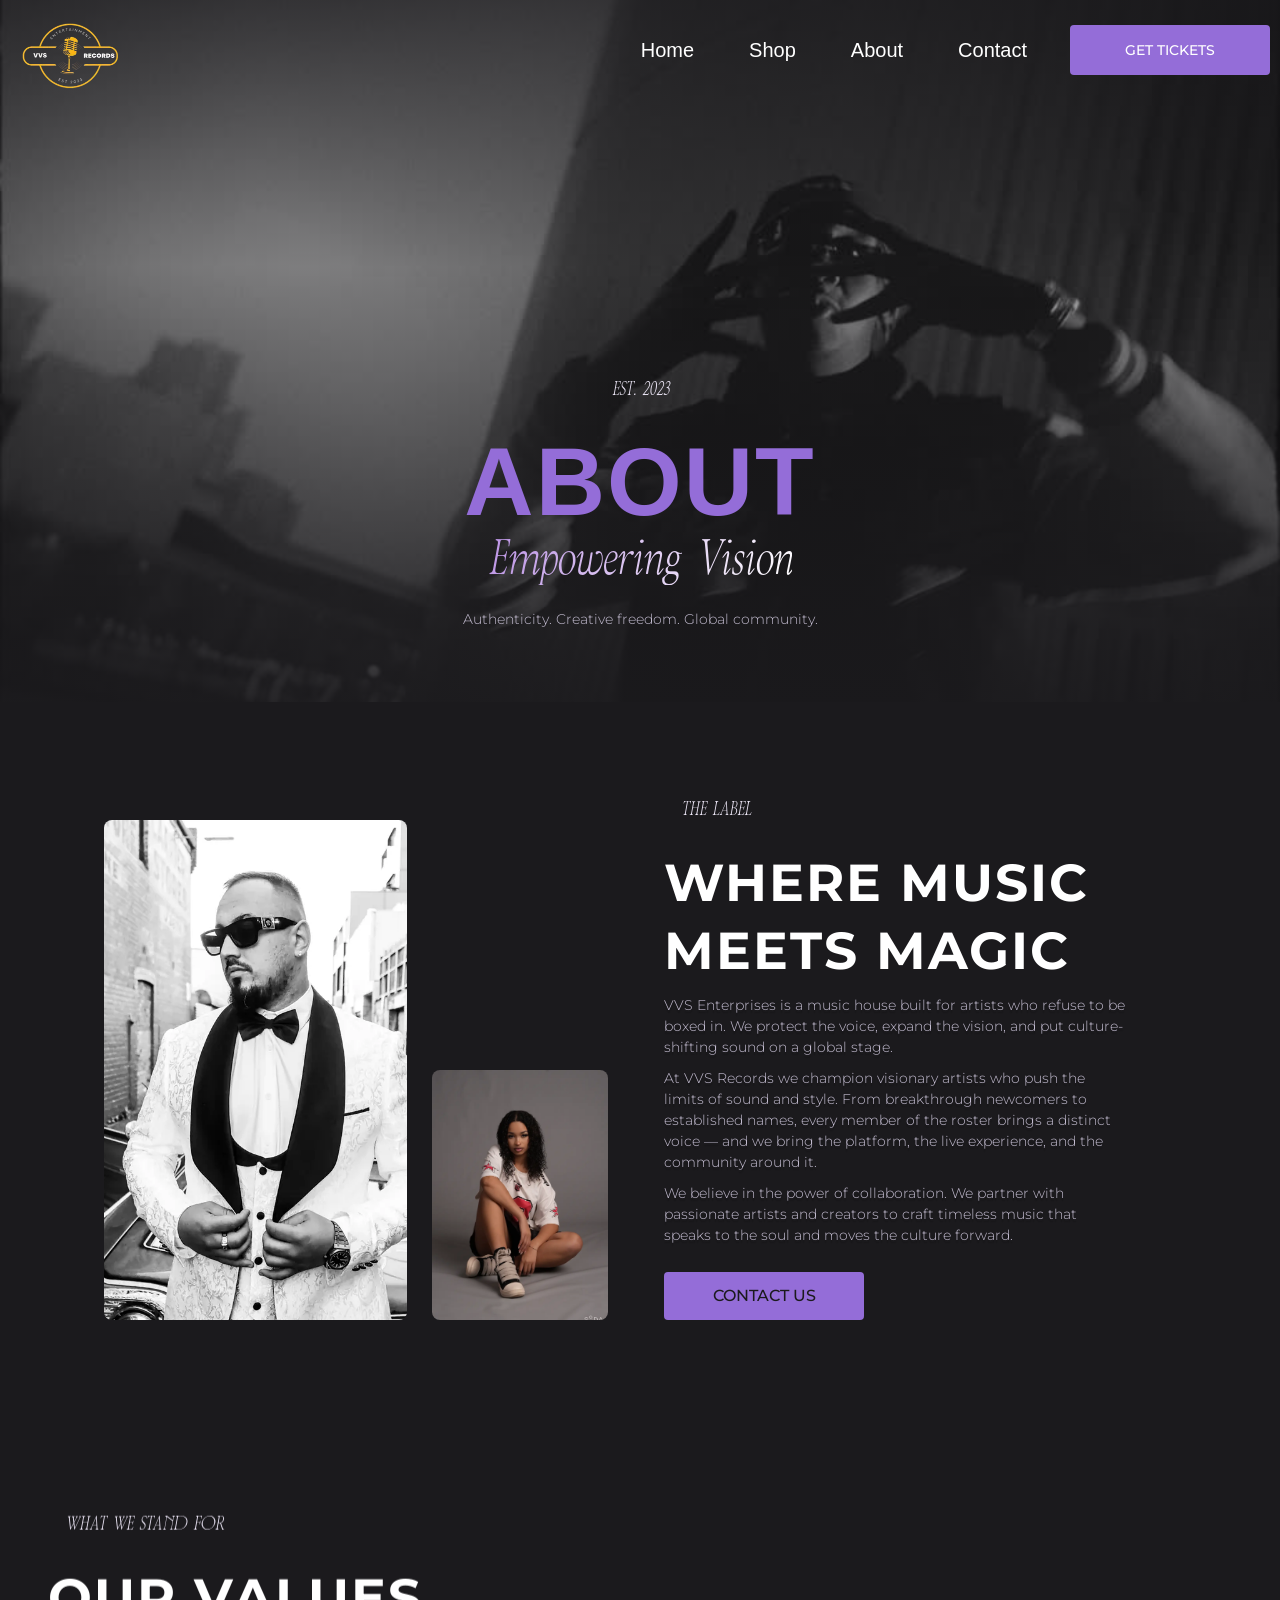
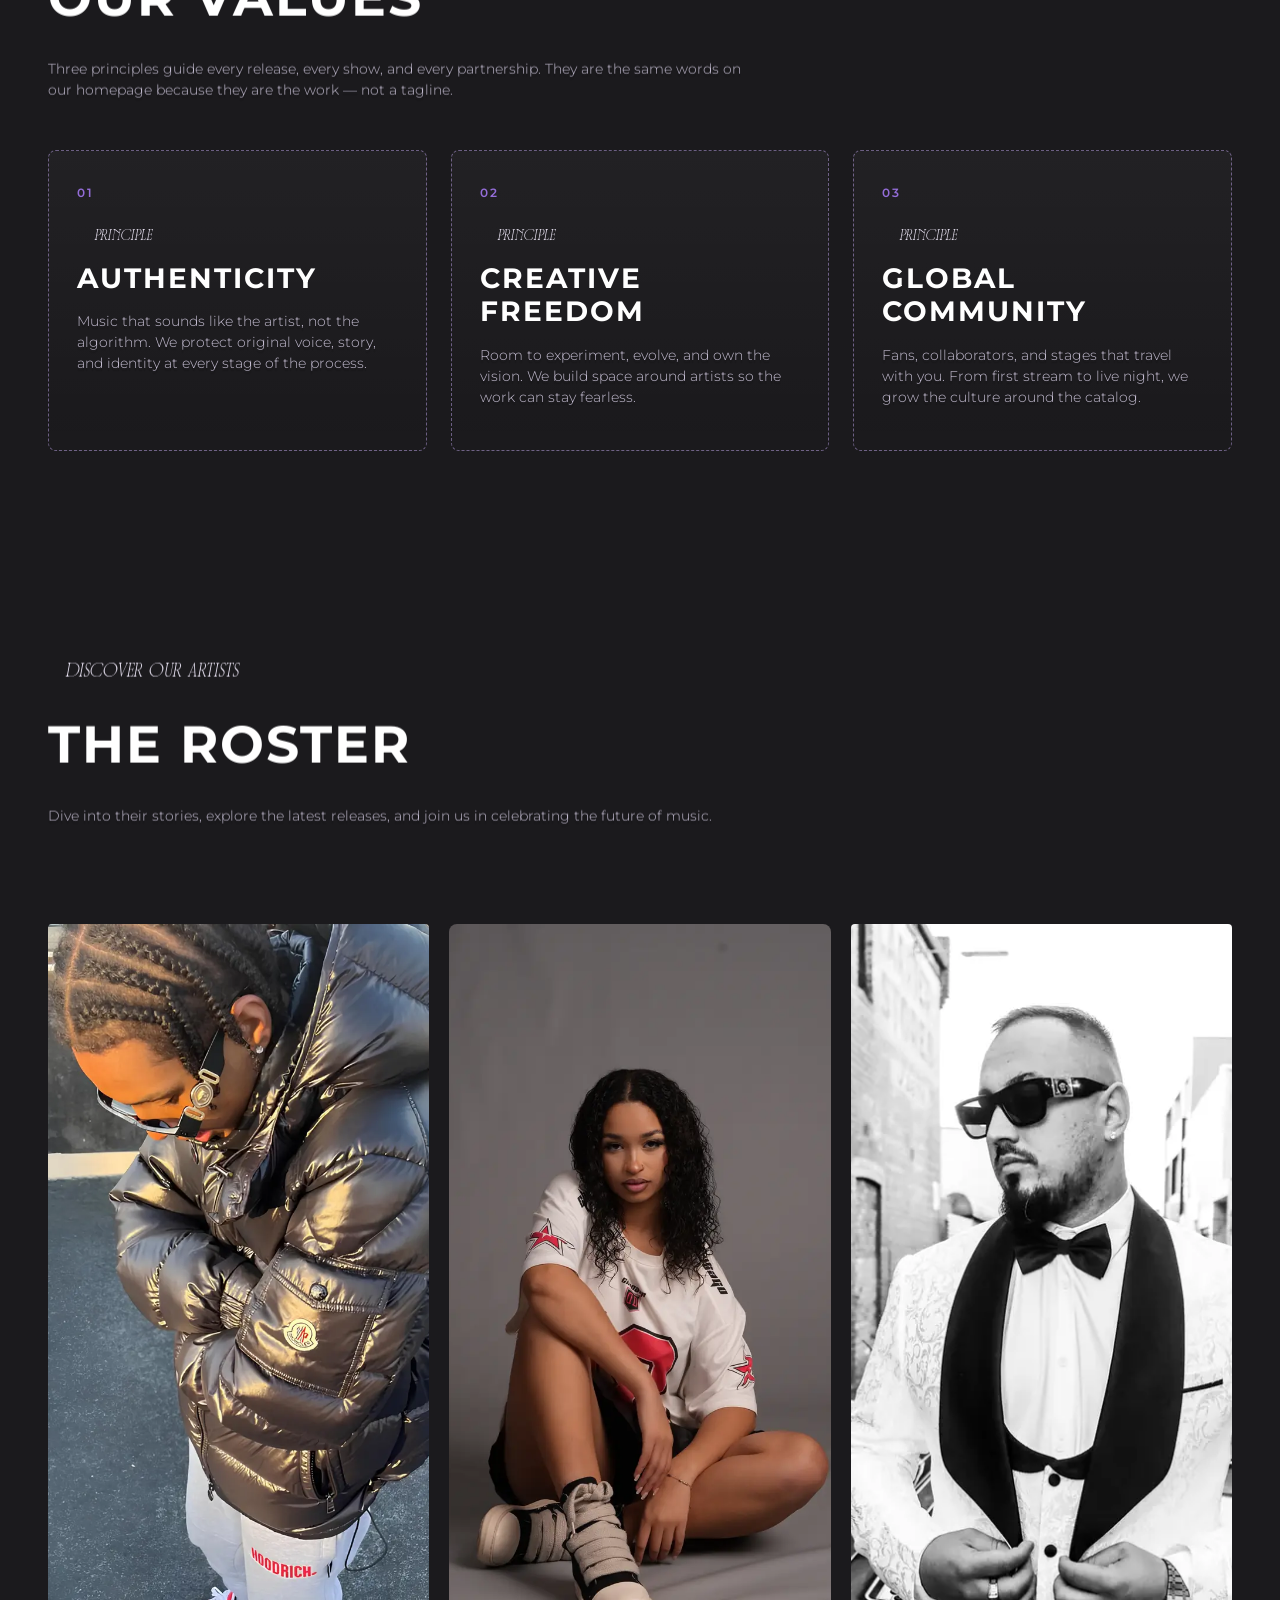
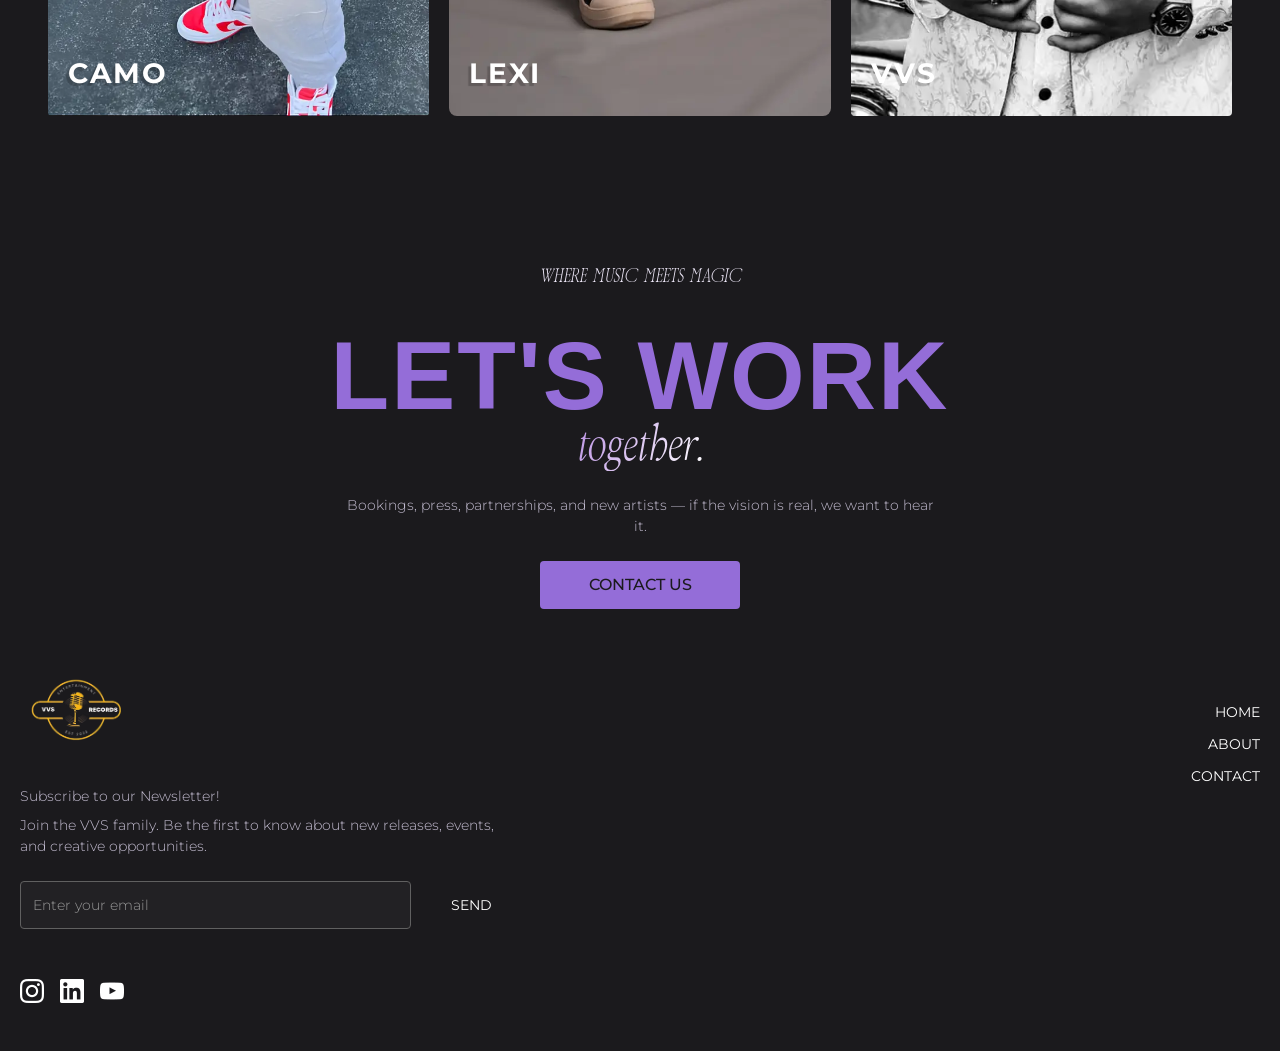
<file: about/index.html>
<!DOCTYPE html>
<html data-wf-site="6813578628cd06c285b9a201" lang="en">
<head>
  <meta charset="utf-8"/>
  <link href="https://cdn.prod.website-files.com" rel="preconnect"/>
  <title>About — VVS Enterprises</title>
  <meta content="VVS Enterprises champions visionary artists with authenticity, creative freedom, and a global community. Learn our story." name="description"/>
  <meta content="About — VVS Enterprises" property="og:title"/>
  <meta content="VVS Enterprises champions visionary artists with authenticity, creative freedom, and a global community. Learn our story." property="og:description"/>
  <meta content="About — VVS Enterprises" name="twitter:title"/>
  <meta property="og:type" content="website"/>
  <meta content="summary_large_image" name="twitter:card"/>
  <meta content="width=device-width, initial-scale=1" name="viewport"/>
  <link href="../css/vvs-enterprises.webflow.shared.4eed130ae.css" rel="stylesheet" type="text/css"/>
  <link href="../css/pages.css" rel="stylesheet" type="text/css"/>
  <link href="../css/gallery.css" rel="stylesheet" type="text/css"/>
  <link href="https://fonts.googleapis.com" rel="preconnect"/>
  <link href="https://fonts.gstatic.com" rel="preconnect" crossorigin/>
  <link href="https://fonts.googleapis.com/css2?family=Montserrat:ital,wght@0,300;0,400;0,500;0,600;0,700;1,400&display=swap" rel="stylesheet"/>
  <link rel="preload" as="image" href="../images/0804-20-281-29-281-29-poster-00001.jpg"/>
  <link rel="preload" as="image" href="../images/logo-vvs-opt.webp" type="image/webp"/>
  <script type="text/javascript">!function(o,c){var n=c.documentElement,t=" w-mod-";n.className+=t+"js",("ontouchstart"in o||o.DocumentTouch&&c instanceof DocumentTouch)&&(n.className+=t+"touch")}(window,document);</script>
  <link href="../images/favicon.png" rel="shortcut icon" type="image/x-icon"/>
  <link href="../images/app-icon.png" rel="apple-touch-icon"/>
</head>
<body class="body">
  <div data-animation="default" data-collapse="medium" data-duration="400" data-easing="ease" data-easing2="ease" role="banner" class="navbar-3 w-nav">
    <a href="/" class="w-nav-brand"><img width="120" height="112" alt="VVS Enterprises" src="../images/logo-vvs-opt.webp" loading="eager" fetchpriority="high" decoding="async"/></a>
    <nav role="navigation" class="nav-menu-3 w-nav-menu">
      <a href="/" class="link-block-6 w-inline-block"><div class="text-block-11">Home<br/></div><div class="underline"></div></a>
      <a href="https://pf1h8h-1e.myshopify.com" target="_blank" class="link-block-6 w-inline-block"><div class="text-block-11">Shop</div><div class="underline"></div></a>
      <a href="/about" aria-current="page" class="link-block-6 w-inline-block w--current"><div class="text-block-11">About<br/></div><div class="underline"></div></a>
      <a href="/contact" class="link-block-6 w-inline-block"><div class="text-block-11">Contact<br/></div><div class="underline"></div></a>
      <a href="https://tixxets.com/organization-profile/1667bbfb-725e-4b01-aa15-7da4264ebd02" target="_blank" class="button-cta navigation getbutton w-inline-block"><div class="text-button-color">GET TICKETS</div><div class="effect-circle"></div></a>
    </nav>
    <div id="menu-trigger" class="menu-button-3 w-nav-button"><div class="icon-2 w-icon-nav-menu"></div></div>
  </div>

  <section class="page-hero">
    <div class="page-hero-media">
      <video class="js-hero-video" loop="" muted="" playsinline="" preload="none" poster="../images/0804-20-281-29-281-29-poster-00001.jpg">
        <source src="../images/0804-20-281-29-281-29-transcode.mp4" type="video/mp4"/>
      </video>
    </div>
    <div class="page-hero-overlay"></div>
    <div class="contentwrapper-hero">
      <div class="label-wrapper">
        <div class="label-intro">est. 2023</div>
      </div>
      <h1 class="heading1_hero">About</h1>
      <span class="text-span">Empowering Vision</span>
      <div class="content-wrapper-paragraph">
        <div class="paragraph maxwidth-500px">Authenticity. Creative freedom. Global community.</div>
      </div>
    </div>
  </section>

  <section class="artists-profile hero-about page-section">
    <div class="w-layout-blockcontainer container hero-about story-split w-container">
      <div class="info-about images-wrapper">
        <img src="../images/vvs-20impala-20straight-20shot-opt.webp" loading="lazy" alt="VVS artist portrait" class="image-about" decoding="async"/>
        <img src="../images/img_2374-opt.webp" loading="lazy" alt="Lexi" class="image-about-small" decoding="async"/>
      </div>
      <div class="info-about content">
        <div class="label-intro">the label</div>
        <h2 class="heading-2">Where music meets magic</h2>
        <p class="paragraph">VVS Enterprises is a music house built for artists who refuse to be boxed in. We protect the voice, expand the vision, and put culture-shifting sound on a global stage.</p>
        <p class="paragraph">At VVS Records we champion visionary artists who push the limits of sound and style. From breakthrough newcomers to established names, every member of the roster brings a distinct voice — and we bring the platform, the live experience, and the community around it.</p>
        <p class="paragraph">We believe in the power of collaboration. We partner with passionate artists and creators to craft timeless music that speaks to the soul and moves the culture forward.</p>
        <div class="button-primary-wrapper">
          <a href="/contact" class="button-primary inverted w-button">contact us</a>
        </div>
      </div>
    </div>
  </section>

  <section class="artists-profile shop page-section tight">
    <div class="w-layout-blockcontainer container shop w-container">
      <div class="content-wrapper shop fadein ablum-section">
        <div class="wrapper-title-music">
          <div class="label-intro">what we stand for</div>
          <h2 class="heading-2 _50">Our values</h2>
        </div>
        <div class="paragraph-wrapper">
          <p class="paragraph maxwidth-700px">Three principles guide every release, every show, and every partnership. They are the same words on our homepage because they are the work — not a tagline.</p>
        </div>
      </div>
      <div class="values-grid">
        <div class="value-card">
          <div class="value-index">01</div>
          <div class="label-intro">principle</div>
          <h3>Authenticity</h3>
          <p class="paragraph">Music that sounds like the artist, not the algorithm. We protect original voice, story, and identity at every stage of the process.</p>
        </div>
        <div class="value-card">
          <div class="value-index">02</div>
          <div class="label-intro">principle</div>
          <h3>Creative freedom</h3>
          <p class="paragraph">Room to experiment, evolve, and own the vision. We build space around artists so the work can stay fearless.</p>
        </div>
        <div class="value-card">
          <div class="value-index">03</div>
          <div class="label-intro">principle</div>
          <h3>Global community</h3>
          <p class="paragraph">Fans, collaborators, and stages that travel with you. From first stream to live night, we grow the culture around the catalog.</p>
        </div>
      </div>
    </div>
  </section>

  <section class="artists-profile shop page-section">
    <div class="w-layout-blockcontainer container shop w-container">
      <div class="content-wrapper shop fadein ablum-section">
        <div class="wrapper-title-music">
          <div class="label-intro">discover our artists</div>
          <h2 class="heading-2 _50">The roster</h2>
        </div>
        <div class="paragraph-wrapper">
          <p class="paragraph maxwidth-700px">Dive into their stories, explore the latest releases, and join us in celebrating the future of music.</p>
        </div>
      </div>
      <div class="collection-wrapper-product w-dyn-list">
        <div role="list" class="collection-list-2 w-dyn-items w-row">
          <div role="listitem" class="collection-item-4 w-dyn-item w-col w-col-4">
            <a data-bg="../images/camo-opt.webp" href="/#Music" class="block-product w-inline-block">
              <div class="artist-card"><div class="artists-details"><h2 class="title-artist">Camo</h2></div></div>
            </a>
          </div>
          <div role="listitem" class="collection-item-4 w-dyn-item w-col w-col-4">
            <a href="/#Music" class="block-product lexi-card w-inline-block">
              <div class="lexi-slides" aria-hidden="true">
                <img src="../images/img_2374-opt.webp" alt="" width="900" height="1350" decoding="async"/>
                <img src="../images/lexi-studio.webp" alt="" width="1117" height="1600" decoding="async"/>
                <img src="../images/lexi-atelier.webp" alt="" width="1066" height="1600" decoding="async"/>
                <img src="../images/img_2374-opt.webp" alt="" width="900" height="1350" decoding="async"/>
              </div>
              <div class="artist-card"><div class="artists-details"><h2 class="title-artist">Lexi</h2></div></div>
            </a>
          </div>
          <div role="listitem" class="collection-item-4 w-dyn-item w-col w-col-4">
            <a data-bg="../images/vvs-20impala-20straight-20shot-opt.webp" href="/#Music" class="block-product w-inline-block">
              <div class="artist-card"><div class="artists-details"><h2 class="title-artist">VVS</h2></div></div>
            </a>
          </div>
        </div>
      </div>
    </div>
  </section>

  <section class="artists-profile events">
    <div class="w-layout-blockcontainer container cta-contact w-container">
      <div class="contentwrapper-hero">
        <div class="label-wrapper">
          <div class="label-intro">Where music meets magic</div>
        </div>
        <h2 class="heading1_hero">let's work</h2>
        <span class="text-span">together.</span>
        <div class="content-wrapper-paragraph">
          <div class="paragraph maxwidth-500px">Bookings, press, partnerships, and new artists — if the vision is real, we want to hear it.</div>
          <a href="/contact" class="button-primary inverted w-button">contact us</a>
        </div>
      </div>
    </div>
  </section>

  <section class="artists-profile footer">
    <div class="w-layout-blockcontainer container footer w-container">
      <div class="container-block-top">
        <div class="block-footer newsletter">
          <img src="../images/logo-vvs-opt.webp" loading="lazy" width="112" height="104" alt="VVS Enterprises" decoding="async"/>
          <div class="newsletter-block">
            <div class="paragraph">Subscribe to our Newsletter!</div>
            <div class="paragraph">Join the VVS family. Be the first to know about new releases, events, and creative opportunities.</div>
            <div id="form-newsletter" class="form-block w-form">
              <form id="newsletter-form" name="email-form" data-name="Email Form" method="get" class="form-newsletter">
                <input class="text-field w-input" maxlength="256" name="email-2" data-name="Email 2" placeholder="Enter your email" type="email" id="email-2" required=""/>
                <input type="submit" data-wait="Please wait..." class="button-primary w-button" value="SEND"/>
              </form>
              <div class="success-message w-form-done"><div>Thank you! Your submission has been received!</div></div>
              <div class="error-message w-form-fail"><div>Oops! Something went wrong while submitting the form.</div></div>
            </div>
          </div>
        </div>
        <div class="blocks-linkfooter-wrapper">
          <div class="block-footer">
            <a href="/" class="button-textmoves footer w-inline-block"><div class="textbutton-wrapper footer"><div class="text-buttonmoves">HOME</div><div class="text-buttonmoves">HOME</div></div></a>
            <a href="/about" aria-current="page" class="button-textmoves footer w-inline-block w--current"><div class="textbutton-wrapper footer"><div class="text-buttonmoves">ABOUT</div><div class="text-buttonmoves">ABOUT</div></div></a>
            <a href="/contact" class="button-textmoves footer w-inline-block"><div class="textbutton-wrapper footer"><div class="text-buttonmoves">CONTACT</div><div class="text-buttonmoves">CONTACT</div></div></a>
          </div>
        </div>
      </div>
      <div class="container-block-bottom">
        <div class="ssmm-wrapper">
          <a href="https://www.google.es/" target="_blank" class="socialmedia-link w-inline-block"><img src="../images/instagram.png" loading="lazy" alt="Instagram icon." class="socialmedia-icon"/></a>
          <a href="https://www.google.es/" target="_blank" class="socialmedia-link w-inline-block"><img src="../images/linkedin.png" loading="lazy" alt="LinkedIn icon." class="socialmedia-icon small"/></a>
          <a href="https://www.google.es/" target="_blank" class="socialmedia-link w-inline-block"><img src="../images/social-20media.png" loading="lazy" alt="icon youtube." class="socialmedia-icon"/></a>
        </div>
      </div>
    </div>
  </section>

  <script src="../js/jquery.js?site=6813578628cd06c285b9a201" type="text/javascript" defer></script>
  <script src="../js/webflow.schunk.172ec51a511480e2.js" type="text/javascript" defer></script>
  <script src="../js/webflow.schunk.6339de70282819bd.js" type="text/javascript" defer></script>
  <script src="../js/webflow.schunk.6dc4a7f0a03e2d2b.js" type="text/javascript" defer></script>
  <script src="../js/webflow.schunk.6db997d1b1128783.js" type="text/javascript" defer></script>
  <script src="../js/webflow-script.js" type="text/javascript" defer></script>
  <script src="../js/perf.js" defer></script>
  <script>
    let numOfClicks = 0;
    const trigger = document.getElementById("menu-trigger");
    const bodyEl = document.getElementsByTagName("body")[0];
    trigger.onclick = () => {
      numOfClicks += 1;
      const isNumOfClicksEven = numOfClicks % 2 === 0;
      isNumOfClicksEven ? bodyEl.style.overflow = "auto" : bodyEl.style.overflow = "hidden";
    };
  </script>
</body>
</html>
</file>
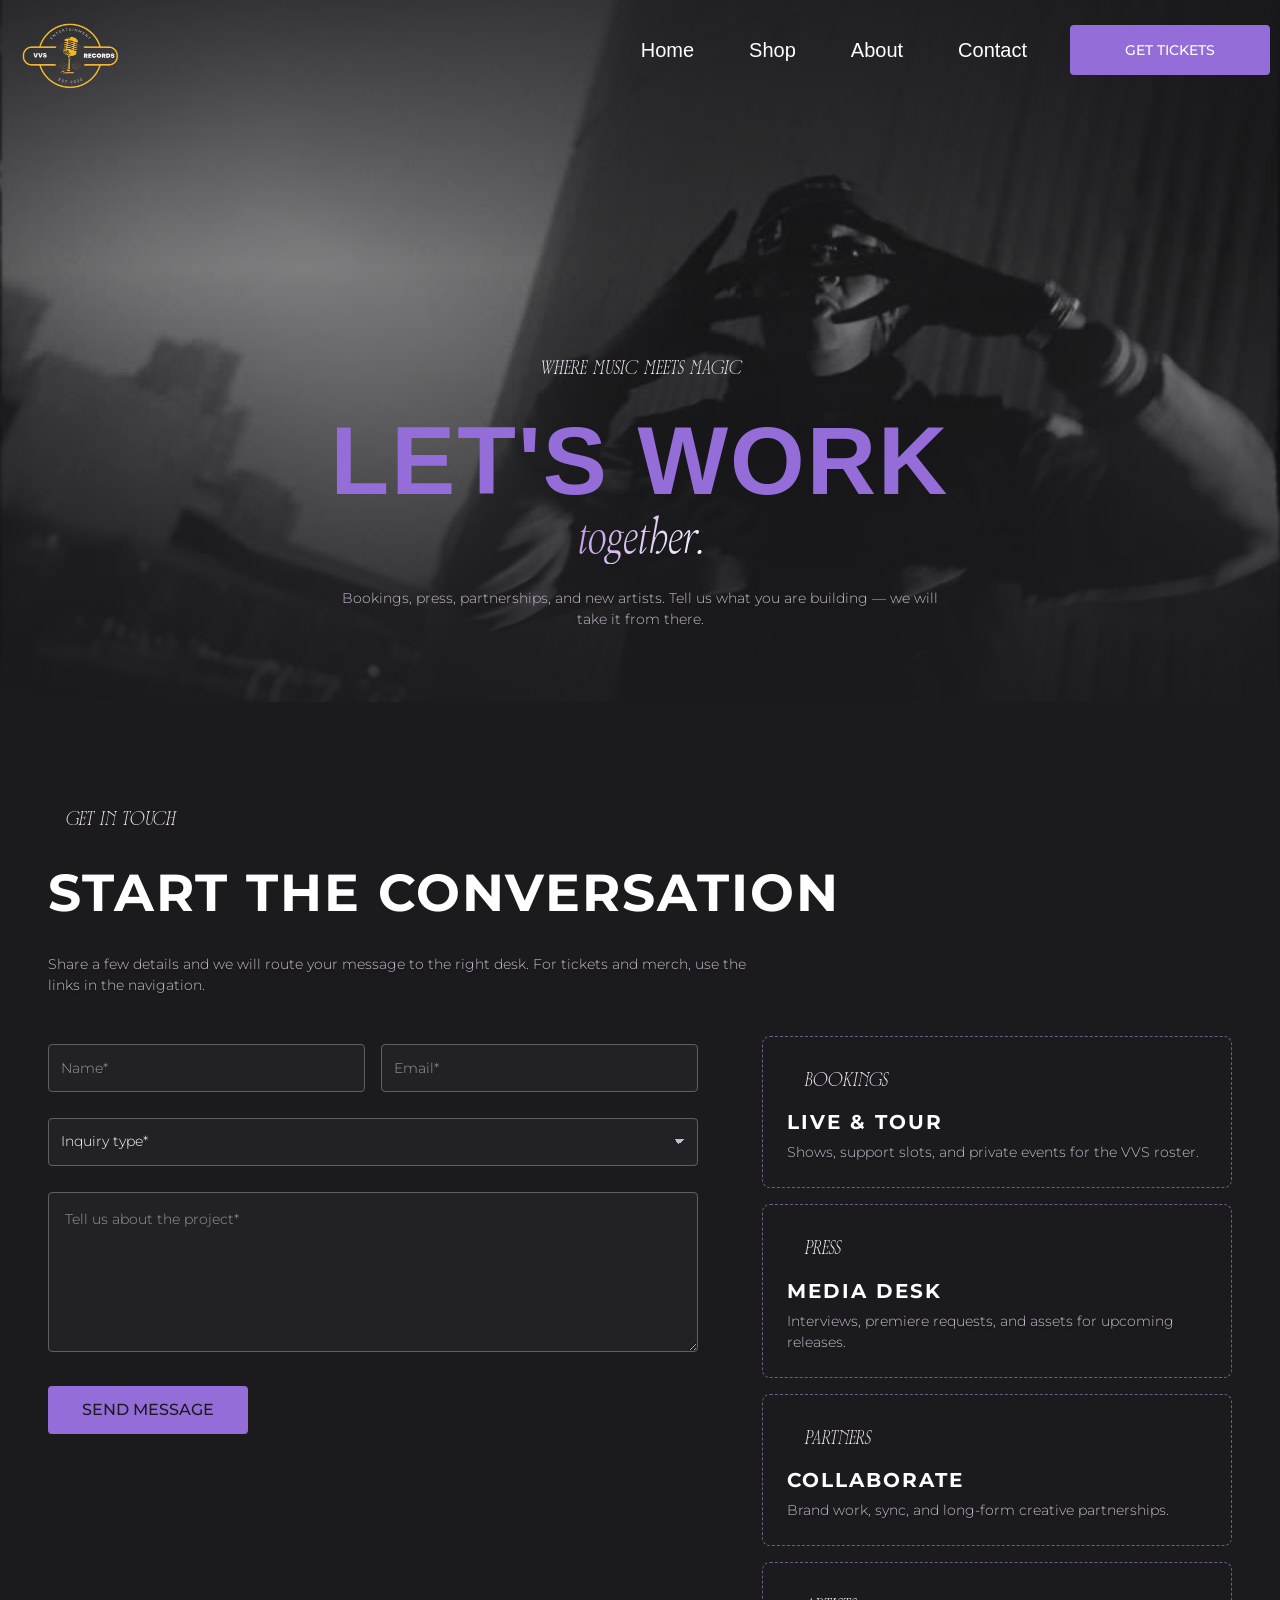
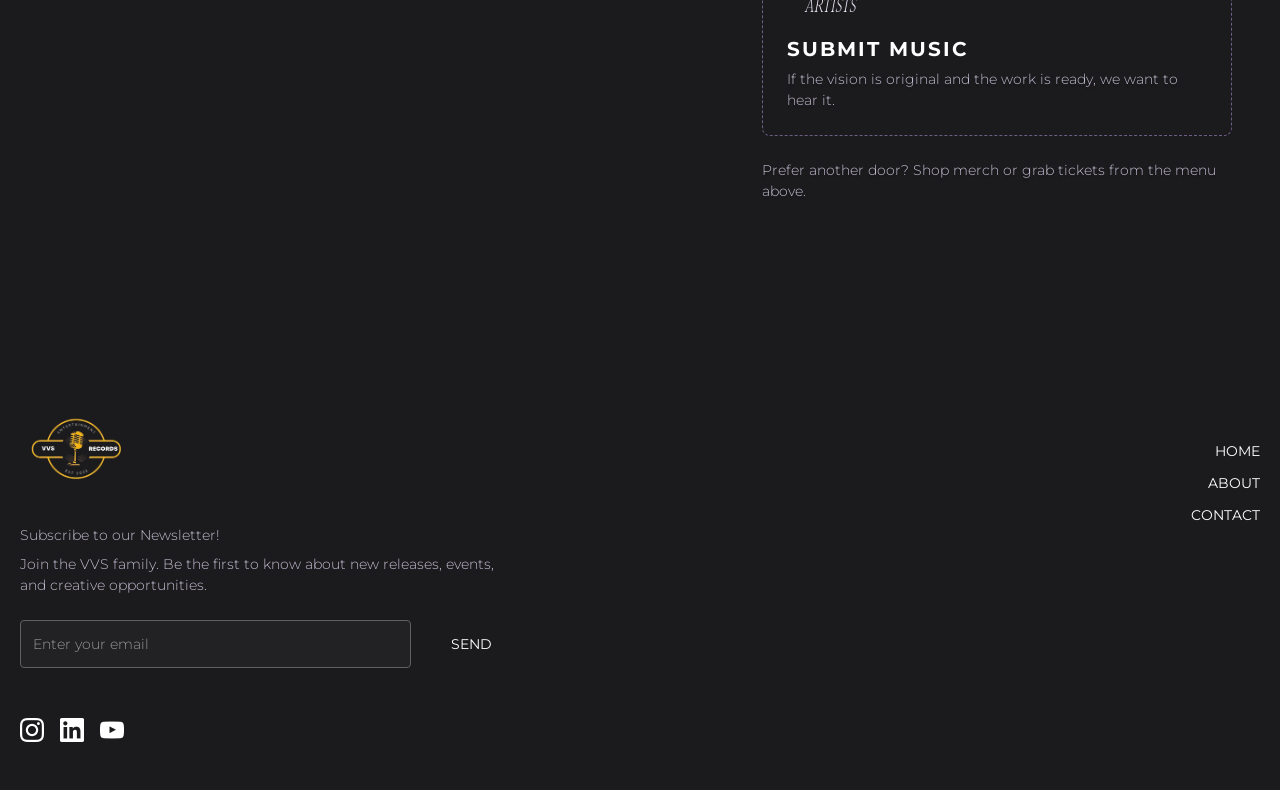
<file: contact/index.html>
<!DOCTYPE html>
<html data-wf-site="6813578628cd06c285b9a201" lang="en">
<head>
  <meta charset="utf-8"/>
  <link href="https://cdn.prod.website-files.com" rel="preconnect"/>
  <title>Contact — VVS Enterprises</title>
  <meta content="Get in touch with VVS Enterprises for bookings, press, partnerships, and artist submissions." name="description"/>
  <meta content="Contact — VVS Enterprises" property="og:title"/>
  <meta content="Get in touch with VVS Enterprises for bookings, press, partnerships, and artist submissions." property="og:description"/>
  <meta content="Contact — VVS Enterprises" name="twitter:title"/>
  <meta property="og:type" content="website"/>
  <meta content="summary_large_image" name="twitter:card"/>
  <meta content="width=device-width, initial-scale=1" name="viewport"/>
  <link href="../css/vvs-enterprises.webflow.shared.4eed130ae.css" rel="stylesheet" type="text/css"/>
  <link href="../css/pages.css" rel="stylesheet" type="text/css"/>
  <link href="https://fonts.googleapis.com" rel="preconnect"/>
  <link href="https://fonts.gstatic.com" rel="preconnect" crossorigin/>
  <link href="https://fonts.googleapis.com/css2?family=Montserrat:ital,wght@0,300;0,400;0,500;0,600;0,700;1,400&display=swap" rel="stylesheet"/>
  <link rel="preload" as="image" href="../images/0804-20-281-29-281-29-poster-00001.jpg"/>
  <link rel="preload" as="image" href="../images/logo-vvs-opt.webp" type="image/webp"/>
  <script type="text/javascript">!function(o,c){var n=c.documentElement,t=" w-mod-";n.className+=t+"js",("ontouchstart"in o||o.DocumentTouch&&c instanceof DocumentTouch)&&(n.className+=t+"touch")}(window,document);</script>
  <link href="../images/favicon.png" rel="shortcut icon" type="image/x-icon"/>
  <link href="../images/app-icon.png" rel="apple-touch-icon"/>
</head>
<body class="body">
  <div data-animation="default" data-collapse="medium" data-duration="400" data-easing="ease" data-easing2="ease" role="banner" class="navbar-3 w-nav">
    <a href="/" class="w-nav-brand"><img width="120" height="112" alt="VVS Enterprises" src="../images/logo-vvs-opt.webp" loading="eager" fetchpriority="high" decoding="async"/></a>
    <nav role="navigation" class="nav-menu-3 w-nav-menu">
      <a href="/" class="link-block-6 w-inline-block"><div class="text-block-11">Home<br/></div><div class="underline"></div></a>
      <a href="https://pf1h8h-1e.myshopify.com" target="_blank" class="link-block-6 w-inline-block"><div class="text-block-11">Shop</div><div class="underline"></div></a>
      <a href="/about" class="link-block-6 w-inline-block"><div class="text-block-11">About<br/></div><div class="underline"></div></a>
      <a href="/contact" aria-current="page" class="link-block-6 w-inline-block w--current"><div class="text-block-11">Contact<br/></div><div class="underline"></div></a>
      <a href="https://tixxets.com/organization-profile/1667bbfb-725e-4b01-aa15-7da4264ebd02" target="_blank" class="button-cta navigation getbutton w-inline-block"><div class="text-button-color">GET TICKETS</div><div class="effect-circle"></div></a>
    </nav>
    <div id="menu-trigger" class="menu-button-3 w-nav-button"><div class="icon-2 w-icon-nav-menu"></div></div>
  </div>

  <section class="page-hero">
    <div class="page-hero-media">
      <video class="js-hero-video" loop="" muted="" playsinline="" preload="none" poster="../images/0804-20-281-29-281-29-poster-00001.jpg">
        <source src="../images/0804-20-281-29-281-29-transcode.mp4" type="video/mp4"/>
      </video>
    </div>
    <div class="page-hero-overlay"></div>
    <div class="contentwrapper-hero">
      <div class="label-wrapper">
        <div class="label-intro">Where music meets magic</div>
      </div>
      <h1 class="heading1_hero">let's work</h1>
      <span class="text-span">together.</span>
      <div class="content-wrapper-paragraph">
        <div class="paragraph maxwidth-500px">Bookings, press, partnerships, and new artists. Tell us what you are building — we will take it from there.</div>
      </div>
    </div>
  </section>

  <section class="artists-profile events page-section">
    <div class="w-layout-blockcontainer container hero-contact w-container">
      <div class="content-wrapper shop fadein ablum-section">
        <div class="wrapper-title-music">
          <div class="label-intro">get in touch</div>
          <h2 class="heading-2 _50">Start the conversation</h2>
        </div>
        <div class="paragraph-wrapper">
          <p class="paragraph maxwidth-700px">Share a few details and we will route your message to the right desk. For tickets and merch, use the links in the navigation.</p>
        </div>
      </div>

      <div class="contact-layout">
        <div class="contact-form-col">
          <div class="form-block-contact w-form">
            <form id="contact-form" name="contact-form" data-name="Contact Form" method="post" class="form-contact">
              <div class="form-row">
                <input class="text-field w-input" maxlength="256" name="name" data-name="Name" placeholder="Name*" type="text" id="contact-name" required=""/>
                <input class="text-field w-input" maxlength="256" name="email" data-name="Email" placeholder="Email*" type="email" id="contact-email" required=""/>
              </div>
              <select class="text-field w-select" name="inquiry" data-name="Inquiry" id="contact-inquiry" required="">
                <option value="" disabled selected>Inquiry type*</option>
                <option value="bookings">Bookings &amp; live dates</option>
                <option value="press">Press &amp; media</option>
                <option value="partnerships">Partnerships &amp; brand</option>
                <option value="artists">Artist submissions</option>
                <option value="general">General</option>
              </select>
              <textarea class="text-field w-input" maxlength="5000" name="message" data-name="Message" placeholder="Tell us about the project*" id="contact-message" required=""></textarea>
              <input type="submit" data-wait="Please wait..." class="button-primary inverted w-button" value="SEND MESSAGE"/>
            </form>
            <div class="success-message w-form-done"><div>Thank you! Your submission has been received!</div></div>
            <div class="error-message w-form-fail"><div>Oops! Something went wrong while submitting the form.</div></div>
          </div>
        </div>

        <div class="contact-info-col">
          <a href="#contact-form" class="inquiry-card">
            <div class="label-intro">bookings</div>
            <h3>Live &amp; tour</h3>
            <p class="paragraph">Shows, support slots, and private events for the VVS roster.</p>
          </a>
          <a href="#contact-form" class="inquiry-card">
            <div class="label-intro">press</div>
            <h3>Media desk</h3>
            <p class="paragraph">Interviews, premiere requests, and assets for upcoming releases.</p>
          </a>
          <a href="#contact-form" class="inquiry-card">
            <div class="label-intro">partners</div>
            <h3>Collaborate</h3>
            <p class="paragraph">Brand work, sync, and long-form creative partnerships.</p>
          </a>
          <a href="#contact-form" class="inquiry-card">
            <div class="label-intro">artists</div>
            <h3>Submit music</h3>
            <p class="paragraph">If the vision is original and the work is ready, we want to hear it.</p>
          </a>
          <p class="paragraph contact-note">Prefer another door? Shop merch or grab tickets from the menu above.</p>
        </div>
      </div>
    </div>
  </section>

  <section class="artists-profile footer">
    <div class="w-layout-blockcontainer container footer w-container">
      <div class="container-block-top">
        <div class="block-footer newsletter">
          <img src="../images/logo-vvs-opt.webp" loading="lazy" width="112" height="104" alt="VVS Enterprises" decoding="async"/>
          <div class="newsletter-block">
            <div class="paragraph">Subscribe to our Newsletter!</div>
            <div class="paragraph">Join the VVS family. Be the first to know about new releases, events, and creative opportunities.</div>
            <div id="form-newsletter" class="form-block w-form">
              <form id="newsletter-form" name="email-form" data-name="Email Form" method="get" class="form-newsletter">
                <input class="text-field w-input" maxlength="256" name="email-2" data-name="Email 2" placeholder="Enter your email" type="email" id="email-2" required=""/>
                <input type="submit" data-wait="Please wait..." class="button-primary w-button" value="SEND"/>
              </form>
              <div class="success-message w-form-done"><div>Thank you! Your submission has been received!</div></div>
              <div class="error-message w-form-fail"><div>Oops! Something went wrong while submitting the form.</div></div>
            </div>
          </div>
        </div>
        <div class="blocks-linkfooter-wrapper">
          <div class="block-footer">
            <a href="/" class="button-textmoves footer w-inline-block"><div class="textbutton-wrapper footer"><div class="text-buttonmoves">HOME</div><div class="text-buttonmoves">HOME</div></div></a>
            <a href="/about" class="button-textmoves footer w-inline-block"><div class="textbutton-wrapper footer"><div class="text-buttonmoves">ABOUT</div><div class="text-buttonmoves">ABOUT</div></div></a>
            <a href="/contact" aria-current="page" class="button-textmoves footer w-inline-block w--current"><div class="textbutton-wrapper footer"><div class="text-buttonmoves">CONTACT</div><div class="text-buttonmoves">CONTACT</div></div></a>
          </div>
        </div>
      </div>
      <div class="container-block-bottom">
        <div class="ssmm-wrapper">
          <a href="https://www.google.es/" target="_blank" class="socialmedia-link w-inline-block"><img src="../images/instagram.png" loading="lazy" alt="Instagram icon." class="socialmedia-icon"/></a>
          <a href="https://www.google.es/" target="_blank" class="socialmedia-link w-inline-block"><img src="../images/linkedin.png" loading="lazy" alt="LinkedIn icon." class="socialmedia-icon small"/></a>
          <a href="https://www.google.es/" target="_blank" class="socialmedia-link w-inline-block"><img src="../images/social-20media.png" loading="lazy" alt="icon youtube." class="socialmedia-icon"/></a>
        </div>
      </div>
    </div>
  </section>

  <script src="../js/jquery.js?site=6813578628cd06c285b9a201" type="text/javascript" defer></script>
  <script src="../js/webflow.schunk.172ec51a511480e2.js" type="text/javascript" defer></script>
  <script src="../js/webflow.schunk.6339de70282819bd.js" type="text/javascript" defer></script>
  <script src="../js/webflow.schunk.6dc4a7f0a03e2d2b.js" type="text/javascript" defer></script>
  <script src="../js/webflow.schunk.6db997d1b1128783.js" type="text/javascript" defer></script>
  <script src="../js/webflow-script.js" type="text/javascript" defer></script>
  <script src="../js/pages.js" type="text/javascript" defer></script>
  <script src="../js/perf.js" defer></script>
  <script>
    let numOfClicks = 0;
    const trigger = document.getElementById("menu-trigger");
    const bodyEl = document.getElementsByTagName("body")[0];
    trigger.onclick = () => {
      numOfClicks += 1;
      const isNumOfClicksEven = numOfClicks % 2 === 0;
      isNumOfClicksEven ? bodyEl.style.overflow = "auto" : bodyEl.style.overflow = "hidden";
    };
  </script>
</body>
</html>
</file>
<file: css/vvs-enterprises.webflow.shared.4eed130ae.css>
html {
  -webkit-text-size-adjust: 100%;
  -ms-text-size-adjust: 100%;
  font-family: sans-serif;
}

body {
  margin: 0;
}

article, aside, details, figcaption, figure, footer, header, hgroup, main, menu, nav, section, summary {
  display: block;
}

audio, canvas, progress, video {
  vertical-align: baseline;
  display: inline-block;
}

audio:not([controls]) {
  height: 0;
  display: none;
}

[hidden], template {
  display: none;
}

a {
  background-color: #0000;
}

a:active, a:hover {
  outline: 0;
}

abbr[title] {
  border-bottom: 1px dotted;
}

b, strong {
  font-weight: bold;
}

dfn {
  font-style: italic;
}

h1 {
  margin: .67em 0;
  font-size: 2em;
}

mark {
  color: #000;
  background: #ff0;
}

small {
  font-size: 80%;
}

sub, sup {
  vertical-align: baseline;
  font-size: 75%;
  line-height: 0;
  position: relative;
}

sup {
  top: -.5em;
}

sub {
  bottom: -.25em;
}

img {
  border: 0;
}

svg:not(:root) {
  overflow: hidden;
}

hr {
  box-sizing: content-box;
  height: 0;
}

pre {
  overflow: auto;
}

code, kbd, pre, samp {
  font-family: monospace;
  font-size: 1em;
}

button, input, optgroup, select, textarea {
  color: inherit;
  font: inherit;
  margin: 0;
}

button {
  overflow: visible;
}

button, select {
  text-transform: none;
}

button, html input[type="button"], input[type="reset"] {
  -webkit-appearance: button;
  cursor: pointer;
}

button[disabled], html input[disabled] {
  cursor: default;
}

button::-moz-focus-inner, input::-moz-focus-inner {
  border: 0;
  padding: 0;
}

input {
  line-height: normal;
}

input[type="checkbox"], input[type="radio"] {
  box-sizing: border-box;
  padding: 0;
}

input[type="number"]::-webkit-inner-spin-button, input[type="number"]::-webkit-outer-spin-button {
  height: auto;
}

input[type="search"] {
  -webkit-appearance: none;
}

input[type="search"]::-webkit-search-cancel-button, input[type="search"]::-webkit-search-decoration {
  -webkit-appearance: none;
}

legend {
  border: 0;
  padding: 0;
}

textarea {
  overflow: auto;
}

optgroup {
  font-weight: bold;
}

table {
  border-collapse: collapse;
  border-spacing: 0;
}

td, th {
  padding: 0;
}

@font-face {
  font-family: webflow-icons;
  src: url("[data-uri]") format("truetype");
  font-weight: normal;
  font-style: normal;
}

[class^="w-icon-"], [class*=" w-icon-"] {
  speak: none;
  font-variant: normal;
  text-transform: none;
  -webkit-font-smoothing: antialiased;
  -moz-osx-font-smoothing: grayscale;
  font-style: normal;
  font-weight: normal;
  line-height: 1;
  font-family: webflow-icons !important;
}

.w-icon-slider-right:before {
  content: "";
}

.w-icon-slider-left:before {
  content: "";
}

.w-icon-nav-menu:before {
  content: "";
}

.w-icon-arrow-down:before, .w-icon-dropdown-toggle:before {
  content: "";
}

.w-icon-file-upload-remove:before {
  content: "";
}

.w-icon-file-upload-icon:before {
  content: "";
}

* {
  box-sizing: border-box;
}

html {
  height: 100%;
}

body {
  color: #333;
  background-color: #fff;
  min-height: 100%;
  margin: 0;
  font-family: Arial, sans-serif;
  font-size: 14px;
  line-height: 20px;
}

img {
  vertical-align: middle;
  max-width: 100%;
  display: inline-block;
}

html.w-mod-touch * {
  background-attachment: scroll !important;
}

.w-block {
  display: block;
}

.w-inline-block {
  max-width: 100%;
  display: inline-block;
}

.w-clearfix:before, .w-clearfix:after {
  content: " ";
  grid-area: 1 / 1 / 2 / 2;
  display: table;
}

.w-clearfix:after {
  clear: both;
}

.w-hidden {
  display: none;
}

.w-button {
  color: #fff;
  line-height: inherit;
  cursor: pointer;
  background-color: #3898ec;
  border: 0;
  border-radius: 0;
  padding: 9px 15px;
  text-decoration: none;
  display: inline-block;
}

input.w-button {
  -webkit-appearance: button;
}

html[data-w-dynpage] [data-w-cloak] {
  color: #0000 !important;
}

.w-code-block {
  margin: unset;
}

pre.w-code-block code {
  all: inherit;
}

pre.w-code-block code > span {
  display: block !important;
}

.w-optimization {
  display: contents;
}

.w-webflow-badge, .w-webflow-badge > img {
  box-sizing: unset;
  width: unset;
  height: unset;
  max-height: unset;
  max-width: unset;
  min-height: unset;
  min-width: unset;
  margin: unset;
  padding: unset;
  float: unset;
  clear: unset;
  border: unset;
  border-radius: unset;
  background: unset;
  background-image: unset;
  background-position: unset;
  background-size: unset;
  background-repeat: unset;
  background-origin: unset;
  background-clip: unset;
  background-attachment: unset;
  background-color: unset;
  box-shadow: unset;
  transform: unset;
  direction: unset;
  font-family: unset;
  font-weight: unset;
  color: unset;
  font-size: unset;
  line-height: unset;
  font-style: unset;
  font-variant: unset;
  text-align: unset;
  letter-spacing: unset;
  -webkit-text-decoration: unset;
  text-decoration: unset;
  text-indent: unset;
  text-transform: unset;
  list-style-type: unset;
  text-shadow: unset;
  vertical-align: unset;
  cursor: unset;
  white-space: unset;
  word-break: unset;
  word-spacing: unset;
  word-wrap: unset;
  transition: unset;
}

.w-webflow-badge {
  white-space: nowrap;
  cursor: pointer;
  box-shadow: 0 0 0 1px #0000001a, 0 1px 3px #0000001a;
  visibility: visible !important;
  opacity: 1 !important;
  z-index: 2147483647 !important;
  color: #aaadb0 !important;
  width: auto !important;
  height: auto !important;
  overflow: unset !important;
  background-color: #fff !important;
  border-radius: 3px !important;
  margin: 0 !important;
  padding: 6px !important;
  font-size: 12px !important;
  line-height: 14px !important;
  text-decoration: none !important;
  display: inline-block !important;
  position: fixed !important;
  inset: auto 12px 12px auto !important;
  transform: none !important;
}

.w-webflow-badge > img {
  position: unset;
  visibility: unset !important;
  opacity: 1 !important;
  vertical-align: middle !important;
  display: inline-block !important;
}

h1, h2, h3, h4, h5, h6 {
  margin-bottom: 10px;
  font-weight: bold;
}

h1 {
  margin-top: 20px;
  font-size: 38px;
  line-height: 44px;
}

h2 {
  margin-top: 20px;
  font-size: 32px;
  line-height: 36px;
}

h3 {
  margin-top: 20px;
  font-size: 24px;
  line-height: 30px;
}

h4 {
  margin-top: 10px;
  font-size: 18px;
  line-height: 24px;
}

h5 {
  margin-top: 10px;
  font-size: 14px;
  line-height: 20px;
}

h6 {
  margin-top: 10px;
  font-size: 12px;
  line-height: 18px;
}

p {
  margin-top: 0;
  margin-bottom: 10px;
}

blockquote {
  border-left: 5px solid #e2e2e2;
  margin: 0 0 10px;
  padding: 10px 20px;
  font-size: 18px;
  line-height: 22px;
}

figure {
  margin: 0 0 10px;
}

figcaption {
  text-align: center;
  margin-top: 5px;
}

ul, ol {
  margin-top: 0;
  margin-bottom: 10px;
  padding-left: 40px;
}

.w-list-unstyled {
  padding-left: 0;
  list-style: none;
}

.w-embed:before, .w-embed:after {
  content: " ";
  grid-area: 1 / 1 / 2 / 2;
  display: table;
}

.w-embed:after {
  clear: both;
}

.w-video {
  width: 100%;
  padding: 0;
  position: relative;
}

.w-video iframe, .w-video object, .w-video embed {
  border: none;
  width: 100%;
  height: 100%;
  position: absolute;
  top: 0;
  left: 0;
}

fieldset {
  border: 0;
  margin: 0;
  padding: 0;
}

button, [type="button"], [type="reset"] {
  cursor: pointer;
  -webkit-appearance: button;
  border: 0;
}

.w-form {
  margin: 0 0 15px;
}

.w-form-done {
  text-align: center;
  background-color: #ddd;
  padding: 20px;
  display: none;
}

.w-form-fail {
  background-color: #ffdede;
  margin-top: 10px;
  padding: 10px;
  display: none;
}

label {
  margin-bottom: 5px;
  font-weight: bold;
  display: block;
}

.w-input, .w-select {
  color: #333;
  vertical-align: middle;
  background-color: #fff;
  border: 1px solid #ccc;
  width: 100%;
  height: 38px;
  margin-bottom: 10px;
  padding: 8px 12px;
  font-size: 14px;
  line-height: 1.42857;
  display: block;
}

.w-input::placeholder, .w-select::placeholder {
  color: #999;
}

.w-input:focus, .w-select:focus {
  border-color: #3898ec;
  outline: 0;
}

.w-input[disabled], .w-select[disabled], .w-input[readonly], .w-select[readonly], fieldset[disabled] .w-input, fieldset[disabled] .w-select {
  cursor: not-allowed;
}

.w-input[disabled]:not(.w-input-disabled), .w-select[disabled]:not(.w-input-disabled), .w-input[readonly], .w-select[readonly], fieldset[disabled]:not(.w-input-disabled) .w-input, fieldset[disabled]:not(.w-input-disabled) .w-select {
  background-color: #eee;
}

textarea.w-input, textarea.w-select {
  height: auto;
}

.w-select {
  background-color: #f3f3f3;
}

.w-select[multiple] {
  height: auto;
}

.w-form-label {
  cursor: pointer;
  margin-bottom: 0;
  font-weight: normal;
  display: inline-block;
}

.w-radio {
  margin-bottom: 5px;
  padding-left: 20px;
  display: block;
}

.w-radio:before, .w-radio:after {
  content: " ";
  grid-area: 1 / 1 / 2 / 2;
  display: table;
}

.w-radio:after {
  clear: both;
}

.w-radio-input {
  float: left;
  margin: 3px 0 0 -20px;
  line-height: normal;
}

.w-file-upload {
  margin-bottom: 10px;
  display: block;
}

.w-file-upload-input {
  opacity: 0;
  z-index: -100;
  width: .1px;
  height: .1px;
  position: absolute;
  overflow: hidden;
}

.w-file-upload-default, .w-file-upload-uploading, .w-file-upload-success {
  color: #333;
  display: inline-block;
}

.w-file-upload-error {
  margin-top: 10px;
  display: block;
}

.w-file-upload-default.w-hidden, .w-file-upload-uploading.w-hidden, .w-file-upload-error.w-hidden, .w-file-upload-success.w-hidden {
  display: none;
}

.w-file-upload-uploading-btn {
  cursor: pointer;
  background-color: #fafafa;
  border: 1px solid #ccc;
  margin: 0;
  padding: 8px 12px;
  font-size: 14px;
  font-weight: normal;
  display: flex;
}

.w-file-upload-file {
  background-color: #fafafa;
  border: 1px solid #ccc;
  flex-grow: 1;
  justify-content: space-between;
  margin: 0;
  padding: 8px 9px 8px 11px;
  display: flex;
}

.w-file-upload-file-name {
  font-size: 14px;
  font-weight: normal;
  display: block;
}

.w-file-remove-link {
  cursor: pointer;
  width: auto;
  height: auto;
  margin-top: 3px;
  margin-left: 10px;
  padding: 3px;
  display: block;
}

.w-icon-file-upload-remove {
  margin: auto;
  font-size: 10px;
}

.w-file-upload-error-msg {
  color: #ea384c;
  padding: 2px 0;
  display: inline-block;
}

.w-file-upload-info {
  padding: 0 12px;
  line-height: 38px;
  display: inline-block;
}

.w-file-upload-label {
  cursor: pointer;
  background-color: #fafafa;
  border: 1px solid #ccc;
  margin: 0;
  padding: 8px 12px;
  font-size: 14px;
  font-weight: normal;
  display: inline-block;
}

.w-icon-file-upload-icon, .w-icon-file-upload-uploading {
  width: 20px;
  margin-right: 8px;
  display: inline-block;
}

.w-icon-file-upload-uploading {
  height: 20px;
}

.w-container {
  max-width: 940px;
  margin-left: auto;
  margin-right: auto;
}

.w-container:before, .w-container:after {
  content: " ";
  grid-area: 1 / 1 / 2 / 2;
  display: table;
}

.w-container:after {
  clear: both;
}

.w-container .w-row {
  margin-left: -10px;
  margin-right: -10px;
}

.w-row:before, .w-row:after {
  content: " ";
  grid-area: 1 / 1 / 2 / 2;
  display: table;
}

.w-row:after {
  clear: both;
}

.w-row .w-row {
  margin-left: 0;
  margin-right: 0;
}

.w-col {
  float: left;
  width: 100%;
  min-height: 1px;
  padding-left: 10px;
  padding-right: 10px;
  position: relative;
}

.w-col .w-col {
  padding-left: 0;
  padding-right: 0;
}

.w-col-1 {
  width: 8.33333%;
}

.w-col-2 {
  width: 16.6667%;
}

.w-col-3 {
  width: 25%;
}

.w-col-4 {
  width: 33.3333%;
}

.w-col-5 {
  width: 41.6667%;
}

.w-col-6 {
  width: 50%;
}

.w-col-7 {
  width: 58.3333%;
}

.w-col-8 {
  width: 66.6667%;
}

.w-col-9 {
  width: 75%;
}

.w-col-10 {
  width: 83.3333%;
}

.w-col-11 {
  width: 91.6667%;
}

.w-col-12 {
  width: 100%;
}

.w-hidden-main {
  display: none !important;
}

@media screen and (max-width: 991px) {
  .w-container {
    max-width: 728px;
  }

  .w-hidden-main {
    display: inherit !important;
  }

  .w-hidden-medium {
    display: none !important;
  }

  .w-col-medium-1 {
    width: 8.33333%;
  }

  .w-col-medium-2 {
    width: 16.6667%;
  }

  .w-col-medium-3 {
    width: 25%;
  }

  .w-col-medium-4 {
    width: 33.3333%;
  }

  .w-col-medium-5 {
    width: 41.6667%;
  }

  .w-col-medium-6 {
    width: 50%;
  }

  .w-col-medium-7 {
    width: 58.3333%;
  }

  .w-col-medium-8 {
    width: 66.6667%;
  }

  .w-col-medium-9 {
    width: 75%;
  }

  .w-col-medium-10 {
    width: 83.3333%;
  }

  .w-col-medium-11 {
    width: 91.6667%;
  }

  .w-col-medium-12 {
    width: 100%;
  }

  .w-col-stack {
    width: 100%;
    left: auto;
    right: auto;
  }
}

@media screen and (max-width: 767px) {
  .w-hidden-main, .w-hidden-medium {
    display: inherit !important;
  }

  .w-hidden-small {
    display: none !important;
  }

  .w-row, .w-container .w-row {
    margin-left: 0;
    margin-right: 0;
  }

  .w-col {
    width: 100%;
    left: auto;
    right: auto;
  }

  .w-col-small-1 {
    width: 8.33333%;
  }

  .w-col-small-2 {
    width: 16.6667%;
  }

  .w-col-small-3 {
    width: 25%;
  }

  .w-col-small-4 {
    width: 33.3333%;
  }

  .w-col-small-5 {
    width: 41.6667%;
  }

  .w-col-small-6 {
    width: 50%;
  }

  .w-col-small-7 {
    width: 58.3333%;
  }

  .w-col-small-8 {
    width: 66.6667%;
  }

  .w-col-small-9 {
    width: 75%;
  }

  .w-col-small-10 {
    width: 83.3333%;
  }

  .w-col-small-11 {
    width: 91.6667%;
  }

  .w-col-small-12 {
    width: 100%;
  }
}

@media screen and (max-width: 479px) {
  .w-container {
    max-width: none;
  }

  .w-hidden-main, .w-hidden-medium, .w-hidden-small {
    display: inherit !important;
  }

  .w-hidden-tiny {
    display: none !important;
  }

  .w-col {
    width: 100%;
  }

  .w-col-tiny-1 {
    width: 8.33333%;
  }

  .w-col-tiny-2 {
    width: 16.6667%;
  }

  .w-col-tiny-3 {
    width: 25%;
  }

  .w-col-tiny-4 {
    width: 33.3333%;
  }

  .w-col-tiny-5 {
    width: 41.6667%;
  }

  .w-col-tiny-6 {
    width: 50%;
  }

  .w-col-tiny-7 {
    width: 58.3333%;
  }

  .w-col-tiny-8 {
    width: 66.6667%;
  }

  .w-col-tiny-9 {
    width: 75%;
  }

  .w-col-tiny-10 {
    width: 83.3333%;
  }

  .w-col-tiny-11 {
    width: 91.6667%;
  }

  .w-col-tiny-12 {
    width: 100%;
  }
}

.w-widget {
  position: relative;
}

.w-widget-map {
  width: 100%;
  height: 400px;
}

.w-widget-map label {
  width: auto;
  display: inline;
}

.w-widget-map img {
  max-width: inherit;
}

.w-widget-map .gm-style-iw {
  text-align: center;
}

.w-widget-map .gm-style-iw > button {
  display: none !important;
}

.w-widget-twitter {
  overflow: hidden;
}

.w-widget-twitter-count-shim {
  vertical-align: top;
  text-align: center;
  background: #fff;
  border: 1px solid #758696;
  border-radius: 3px;
  width: 28px;
  height: 20px;
  display: inline-block;
  position: relative;
}

.w-widget-twitter-count-shim * {
  pointer-events: none;
  -webkit-user-select: none;
  user-select: none;
}

.w-widget-twitter-count-shim .w-widget-twitter-count-inner {
  text-align: center;
  color: #999;
  font-family: serif;
  font-size: 15px;
  line-height: 12px;
  position: relative;
}

.w-widget-twitter-count-shim .w-widget-twitter-count-clear {
  display: block;
  position: relative;
}

.w-widget-twitter-count-shim.w--large {
  width: 36px;
  height: 28px;
}

.w-widget-twitter-count-shim.w--large .w-widget-twitter-count-inner {
  font-size: 18px;
  line-height: 18px;
}

.w-widget-twitter-count-shim:not(.w--vertical) {
  margin-left: 5px;
  margin-right: 8px;
}

.w-widget-twitter-count-shim:not(.w--vertical).w--large {
  margin-left: 6px;
}

.w-widget-twitter-count-shim:not(.w--vertical):before, .w-widget-twitter-count-shim:not(.w--vertical):after {
  content: " ";
  pointer-events: none;
  border: solid #0000;
  width: 0;
  height: 0;
  position: absolute;
  top: 50%;
  left: 0;
}

.w-widget-twitter-count-shim:not(.w--vertical):before {
  border-width: 4px;
  border-color: #75869600 #5d6c7b #75869600 #75869600;
  margin-top: -4px;
  margin-left: -9px;
}

.w-widget-twitter-count-shim:not(.w--vertical).w--large:before {
  border-width: 5px;
  margin-top: -5px;
  margin-left: -10px;
}

.w-widget-twitter-count-shim:not(.w--vertical):after {
  border-width: 4px;
  border-color: #fff0 #fff #fff0 #fff0;
  margin-top: -4px;
  margin-left: -8px;
}

.w-widget-twitter-count-shim:not(.w--vertical).w--large:after {
  border-width: 5px;
  margin-top: -5px;
  margin-left: -9px;
}

.w-widget-twitter-count-shim.w--vertical {
  width: 61px;
  height: 33px;
  margin-bottom: 8px;
}

.w-widget-twitter-count-shim.w--vertical:before, .w-widget-twitter-count-shim.w--vertical:after {
  content: " ";
  pointer-events: none;
  border: solid #0000;
  width: 0;
  height: 0;
  position: absolute;
  top: 100%;
  left: 50%;
}

.w-widget-twitter-count-shim.w--vertical:before {
  border-width: 5px;
  border-color: #5d6c7b #75869600 #75869600;
  margin-left: -5px;
}

.w-widget-twitter-count-shim.w--vertical:after {
  border-width: 4px;
  border-color: #fff #fff0 #fff0;
  margin-left: -4px;
}

.w-widget-twitter-count-shim.w--vertical .w-widget-twitter-count-inner {
  font-size: 18px;
  line-height: 22px;
}

.w-widget-twitter-count-shim.w--vertical.w--large {
  width: 76px;
}

.w-background-video {
  color: #fff;
  height: 500px;
  position: relative;
  overflow: hidden;
}

.w-background-video > video {
  object-fit: cover;
  z-index: -100;
  background-position: 50%;
  background-size: cover;
  width: 100%;
  height: 100%;
  margin: auto;
  position: absolute;
  inset: -100%;
}

.w-background-video > video::-webkit-media-controls-start-playback-button {
  -webkit-appearance: none;
  display: none !important;
}

.w-background-video--control {
  background-color: #0000;
  padding: 0;
  position: absolute;
  bottom: 1em;
  right: 1em;
}

.w-background-video--control > [hidden] {
  display: none !important;
}

.w-slider {
  text-align: center;
  clear: both;
  -webkit-tap-highlight-color: #0000;
  tap-highlight-color: #0000;
  background: #ddd;
  height: 300px;
  position: relative;
}

.w-slider-mask {
  z-index: 1;
  white-space: nowrap;
  height: 100%;
  display: block;
  position: relative;
  left: 0;
  right: 0;
  overflow: hidden;
}

.w-slide {
  vertical-align: top;
  white-space: normal;
  text-align: left;
  width: 100%;
  height: 100%;
  display: inline-block;
  position: relative;
}

.w-slider-nav {
  z-index: 2;
  text-align: center;
  -webkit-tap-highlight-color: #0000;
  tap-highlight-color: #0000;
  height: 40px;
  margin: auto;
  padding-top: 10px;
  position: absolute;
  inset: auto 0 0;
}

.w-slider-nav.w-round > div {
  border-radius: 100%;
}

.w-slider-nav.w-num > div {
  width: auto;
  height: auto;
  font-size: inherit;
  line-height: inherit;
  padding: .2em .5em;
}

.w-slider-nav.w-shadow > div {
  box-shadow: 0 0 3px #3336;
}

.w-slider-nav-invert {
  color: #fff;
}

.w-slider-nav-invert > div {
  background-color: #2226;
}

.w-slider-nav-invert > div.w-active {
  background-color: #222;
}

.w-slider-dot {
  cursor: pointer;
  background-color: #fff6;
  width: 1em;
  height: 1em;
  margin: 0 3px .5em;
  transition: background-color .1s, color .1s;
  display: inline-block;
  position: relative;
}

.w-slider-dot.w-active {
  background-color: #fff;
}

.w-slider-dot:focus {
  outline: none;
  box-shadow: 0 0 0 2px #fff;
}

.w-slider-dot:focus.w-active {
  box-shadow: none;
}

.w-slider-arrow-left, .w-slider-arrow-right {
  cursor: pointer;
  color: #fff;
  -webkit-tap-highlight-color: #0000;
  tap-highlight-color: #0000;
  -webkit-user-select: none;
  user-select: none;
  width: 80px;
  margin: auto;
  font-size: 40px;
  position: absolute;
  inset: 0;
  overflow: hidden;
}

.w-slider-arrow-left [class^="w-icon-"], .w-slider-arrow-right [class^="w-icon-"], .w-slider-arrow-left [class*=" w-icon-"], .w-slider-arrow-right [class*=" w-icon-"] {
  position: absolute;
}

.w-slider-arrow-left:focus, .w-slider-arrow-right:focus {
  outline: 0;
}

.w-slider-arrow-left {
  z-index: 3;
  right: auto;
}

.w-slider-arrow-right {
  z-index: 4;
  left: auto;
}

.w-icon-slider-left, .w-icon-slider-right {
  width: 1em;
  height: 1em;
  margin: auto;
  inset: 0;
}

.w-slider-aria-label {
  clip: rect(0 0 0 0);
  border: 0;
  width: 1px;
  height: 1px;
  margin: -1px;
  padding: 0;
  position: absolute;
  overflow: hidden;
}

.w-slider-force-show {
  display: block !important;
}

.w-dropdown {
  text-align: left;
  z-index: 900;
  margin-left: auto;
  margin-right: auto;
  display: inline-block;
  position: relative;
}

.w-dropdown-btn, .w-dropdown-toggle, .w-dropdown-link {
  vertical-align: top;
  color: #222;
  text-align: left;
  white-space: nowrap;
  margin-left: auto;
  margin-right: auto;
  padding: 20px;
  text-decoration: none;
  position: relative;
}

.w-dropdown-toggle {
  -webkit-user-select: none;
  user-select: none;
  cursor: pointer;
  padding-right: 40px;
  display: inline-block;
}

.w-dropdown-toggle:focus {
  outline: 0;
}

.w-icon-dropdown-toggle {
  width: 1em;
  height: 1em;
  margin: auto 20px auto auto;
  position: absolute;
  top: 0;
  bottom: 0;
  right: 0;
}

.w-dropdown-list {
  background: #ddd;
  min-width: 100%;
  display: none;
  position: absolute;
}

.w-dropdown-list.w--open {
  display: block;
}

.w-dropdown-link {
  color: #222;
  padding: 10px 20px;
  display: block;
}

.w-dropdown-link.w--current {
  color: #0082f3;
}

.w-dropdown-link:focus {
  outline: 0;
}

.w-lightbox-backdrop {
  cursor: auto;
  letter-spacing: normal;
  text-indent: 0;
  text-shadow: none;
  text-transform: none;
  visibility: visible;
  white-space: normal;
  word-break: normal;
  word-spacing: normal;
  word-wrap: normal;
  color: #fff;
  text-align: center;
  z-index: 2000;
  opacity: 0;
  -webkit-user-select: none;
  -moz-user-select: none;
  -webkit-tap-highlight-color: transparent;
  background: #000000e6;
  outline: 0;
  font-family: Helvetica Neue, Helvetica, Ubuntu, Segoe UI, Verdana, sans-serif;
  font-size: 17px;
  font-style: normal;
  font-weight: 300;
  line-height: 1.2;
  list-style: disc;
  position: fixed;
  inset: 0;
  -webkit-transform: translate(0);
}

.w-lightbox-backdrop, .w-lightbox-container {
  -webkit-overflow-scrolling: touch;
  height: 100%;
  overflow: auto;
}

.w-lightbox-content {
  height: 100vh;
  position: relative;
  overflow: hidden;
}

.w-lightbox-view {
  opacity: 0;
  width: 100vw;
  height: 100vh;
  position: absolute;
}

.w-lightbox-view:before {
  content: "";
  height: 100vh;
}

.w-lightbox-group, .w-lightbox-group .w-lightbox-view, .w-lightbox-group .w-lightbox-view:before {
  height: 86vh;
}

.w-lightbox-frame, .w-lightbox-view:before {
  vertical-align: middle;
  display: inline-block;
}

.w-lightbox-figure {
  margin: 0;
  position: relative;
}

.w-lightbox-group .w-lightbox-figure {
  cursor: pointer;
}

.w-lightbox-img {
  width: auto;
  max-width: none;
  height: auto;
}

.w-lightbox-image {
  float: none;
  max-width: 100vw;
  max-height: 100vh;
  display: block;
}

.w-lightbox-group .w-lightbox-image {
  max-height: 86vh;
}

.w-lightbox-caption {
  text-align: left;
  text-overflow: ellipsis;
  white-space: nowrap;
  background: #0006;
  padding: .5em 1em;
  position: absolute;
  bottom: 0;
  left: 0;
  right: 0;
  overflow: hidden;
}

.w-lightbox-embed {
  width: 100%;
  height: 100%;
  position: absolute;
  inset: 0;
}

.w-lightbox-control {
  cursor: pointer;
  background-position: center;
  background-repeat: no-repeat;
  background-size: 24px;
  width: 4em;
  transition: all .3s;
  position: absolute;
  top: 0;
}

.w-lightbox-left {
  background-image: url("[data-uri]");
  display: none;
  bottom: 0;
  left: 0;
}

.w-lightbox-right {
  background-image: url("[data-uri]");
  display: none;
  bottom: 0;
  right: 0;
}

.w-lightbox-close {
  background-image: url("[data-uri]");
  background-size: 18px;
  height: 2.6em;
  right: 0;
}

.w-lightbox-strip {
  white-space: nowrap;
  padding: 0 1vh;
  line-height: 0;
  position: absolute;
  bottom: 0;
  left: 0;
  right: 0;
  overflow: auto hidden;
}

.w-lightbox-item {
  box-sizing: content-box;
  cursor: pointer;
  width: 10vh;
  padding: 2vh 1vh;
  display: inline-block;
  -webkit-transform: translate3d(0, 0, 0);
}

.w-lightbox-active {
  opacity: .3;
}

.w-lightbox-thumbnail {
  background: #222;
  height: 10vh;
  position: relative;
  overflow: hidden;
}

.w-lightbox-thumbnail-image {
  position: absolute;
  top: 0;
  left: 0;
}

.w-lightbox-thumbnail .w-lightbox-tall {
  width: 100%;
  top: 50%;
  transform: translate(0, -50%);
}

.w-lightbox-thumbnail .w-lightbox-wide {
  height: 100%;
  left: 50%;
  transform: translate(-50%);
}

.w-lightbox-spinner {
  box-sizing: border-box;
  border: 5px solid #0006;
  border-radius: 50%;
  width: 40px;
  height: 40px;
  margin-top: -20px;
  margin-left: -20px;
  animation: .8s linear infinite spin;
  position: absolute;
  top: 50%;
  left: 50%;
}

.w-lightbox-spinner:after {
  content: "";
  border: 3px solid #0000;
  border-bottom-color: #fff;
  border-radius: 50%;
  position: absolute;
  inset: -4px;
}

.w-lightbox-hide {
  display: none;
}

.w-lightbox-noscroll {
  overflow: hidden;
}

@media (min-width: 768px) {
  .w-lightbox-content {
    height: 96vh;
    margin-top: 2vh;
  }

  .w-lightbox-view, .w-lightbox-view:before {
    height: 96vh;
  }

  .w-lightbox-group, .w-lightbox-group .w-lightbox-view, .w-lightbox-group .w-lightbox-view:before {
    height: 84vh;
  }

  .w-lightbox-image {
    max-width: 96vw;
    max-height: 96vh;
  }

  .w-lightbox-group .w-lightbox-image {
    max-width: 82.3vw;
    max-height: 84vh;
  }

  .w-lightbox-left, .w-lightbox-right {
    opacity: .5;
    display: block;
  }

  .w-lightbox-close {
    opacity: .8;
  }

  .w-lightbox-control:hover {
    opacity: 1;
  }
}

.w-lightbox-inactive, .w-lightbox-inactive:hover {
  opacity: 0;
}

.w-richtext:before, .w-richtext:after {
  content: " ";
  grid-area: 1 / 1 / 2 / 2;
  display: table;
}

.w-richtext:after {
  clear: both;
}

.w-richtext[contenteditable="true"]:before, .w-richtext[contenteditable="true"]:after {
  white-space: initial;
}

.w-richtext ol, .w-richtext ul {
  overflow: hidden;
}

.w-richtext .w-richtext-figure-selected.w-richtext-figure-type-video div:after, .w-richtext .w-richtext-figure-selected[data-rt-type="video"] div:after, .w-richtext .w-richtext-figure-selected.w-richtext-figure-type-image div, .w-richtext .w-richtext-figure-selected[data-rt-type="image"] div {
  outline: 2px solid #2895f7;
}

.w-richtext figure.w-richtext-figure-type-video > div:after, .w-richtext figure[data-rt-type="video"] > div:after {
  content: "";
  display: none;
  position: absolute;
  inset: 0;
}

.w-richtext figure {
  max-width: 60%;
  position: relative;
}

.w-richtext figure > div:before {
  cursor: default !important;
}

.w-richtext figure img {
  width: 100%;
}

.w-richtext figure figcaption.w-richtext-figcaption-placeholder {
  opacity: .6;
}

.w-richtext figure div {
  color: #0000;
  font-size: 0;
}

.w-richtext figure.w-richtext-figure-type-image, .w-richtext figure[data-rt-type="image"] {
  display: table;
}

.w-richtext figure.w-richtext-figure-type-image > div, .w-richtext figure[data-rt-type="image"] > div {
  display: inline-block;
}

.w-richtext figure.w-richtext-figure-type-image > figcaption, .w-richtext figure[data-rt-type="image"] > figcaption {
  caption-side: bottom;
  display: table-caption;
}

.w-richtext figure.w-richtext-figure-type-video, .w-richtext figure[data-rt-type="video"] {
  width: 60%;
  height: 0;
}

.w-richtext figure.w-richtext-figure-type-video iframe, .w-richtext figure[data-rt-type="video"] iframe {
  width: 100%;
  height: 100%;
  position: absolute;
  top: 0;
  left: 0;
}

.w-richtext figure.w-richtext-figure-type-video > div, .w-richtext figure[data-rt-type="video"] > div {
  width: 100%;
}

.w-richtext figure.w-richtext-align-center {
  clear: both;
  margin-left: auto;
  margin-right: auto;
}

.w-richtext figure.w-richtext-align-center.w-richtext-figure-type-image > div, .w-richtext figure.w-richtext-align-center[data-rt-type="image"] > div {
  max-width: 100%;
}

.w-richtext figure.w-richtext-align-normal {
  clear: both;
}

.w-richtext figure.w-richtext-align-fullwidth {
  text-align: center;
  clear: both;
  width: 100%;
  max-width: 100%;
  margin-left: auto;
  margin-right: auto;
  display: block;
}

.w-richtext figure.w-richtext-align-fullwidth > div {
  padding-bottom: inherit;
  display: inline-block;
}

.w-richtext figure.w-richtext-align-fullwidth > figcaption {
  display: block;
}

.w-richtext figure.w-richtext-align-floatleft {
  float: left;
  clear: none;
  margin-right: 15px;
}

.w-richtext figure.w-richtext-align-floatright {
  float: right;
  clear: none;
  margin-left: 15px;
}

.w-nav {
  z-index: 1000;
  background: #ddd;
  position: relative;
}

.w-nav:before, .w-nav:after {
  content: " ";
  grid-area: 1 / 1 / 2 / 2;
  display: table;
}

.w-nav:after {
  clear: both;
}

.w-nav-brand {
  float: left;
  color: #333;
  text-decoration: none;
  position: relative;
}

.w-nav-link {
  vertical-align: top;
  color: #222;
  text-align: left;
  margin-left: auto;
  margin-right: auto;
  padding: 20px;
  text-decoration: none;
  display: inline-block;
  position: relative;
}

.w-nav-link.w--current {
  color: #0082f3;
}

.w-nav-menu {
  float: right;
  position: relative;
}

[data-nav-menu-open] {
  text-align: center;
  background: #c8c8c8;
  min-width: 200px;
  position: absolute;
  top: 100%;
  left: 0;
  right: 0;
  overflow: visible;
  display: block !important;
}

.w--nav-link-open {
  display: block;
  position: relative;
}

.w-nav-overlay {
  width: 100%;
  display: none;
  position: absolute;
  top: 100%;
  left: 0;
  right: 0;
  overflow: hidden;
}

.w-nav-overlay [data-nav-menu-open] {
  top: 0;
}

.w-nav[data-animation="over-left"] .w-nav-overlay {
  width: auto;
}

.w-nav[data-animation="over-left"] .w-nav-overlay, .w-nav[data-animation="over-left"] [data-nav-menu-open] {
  z-index: 1;
  top: 0;
  right: auto;
}

.w-nav[data-animation="over-right"] .w-nav-overlay {
  width: auto;
}

.w-nav[data-animation="over-right"] .w-nav-overlay, .w-nav[data-animation="over-right"] [data-nav-menu-open] {
  z-index: 1;
  top: 0;
  left: auto;
}

.w-nav-button {
  float: right;
  cursor: pointer;
  -webkit-tap-highlight-color: #0000;
  tap-highlight-color: #0000;
  -webkit-user-select: none;
  user-select: none;
  padding: 18px;
  font-size: 24px;
  display: none;
  position: relative;
}

.w-nav-button:focus {
  outline: 0;
}

.w-nav-button.w--open {
  color: #fff;
  background-color: #c8c8c8;
}

.w-nav[data-collapse="all"] .w-nav-menu {
  display: none;
}

.w-nav[data-collapse="all"] .w-nav-button, .w--nav-dropdown-open, .w--nav-dropdown-toggle-open {
  display: block;
}

.w--nav-dropdown-list-open {
  position: static;
}

@media screen and (max-width: 991px) {
  .w-nav[data-collapse="medium"] .w-nav-menu {
    display: none;
  }

  .w-nav[data-collapse="medium"] .w-nav-button {
    display: block;
  }
}

@media screen and (max-width: 767px) {
  .w-nav[data-collapse="small"] .w-nav-menu {
    display: none;
  }

  .w-nav[data-collapse="small"] .w-nav-button {
    display: block;
  }

  .w-nav-brand {
    padding-left: 10px;
  }
}

@media screen and (max-width: 479px) {
  .w-nav[data-collapse="tiny"] .w-nav-menu {
    display: none;
  }

  .w-nav[data-collapse="tiny"] .w-nav-button {
    display: block;
  }
}

.w-tabs {
  position: relative;
}

.w-tabs:before, .w-tabs:after {
  content: " ";
  grid-area: 1 / 1 / 2 / 2;
  display: table;
}

.w-tabs:after {
  clear: both;
}

.w-tab-menu {
  position: relative;
}

.w-tab-link {
  vertical-align: top;
  text-align: left;
  cursor: pointer;
  color: #222;
  background-color: #ddd;
  padding: 9px 30px;
  text-decoration: none;
  display: inline-block;
  position: relative;
}

.w-tab-link.w--current {
  background-color: #c8c8c8;
}

.w-tab-link:focus {
  outline: 0;
}

.w-tab-content {
  display: block;
  position: relative;
  overflow: hidden;
}

.w-tab-pane {
  display: none;
  position: relative;
}

.w--tab-active {
  display: block;
}

@media screen and (max-width: 479px) {
  .w-tab-link {
    display: block;
  }
}

.w-ix-emptyfix:after {
  content: "";
}

@keyframes spin {
  0% {
    transform: rotate(0);
  }

  100% {
    transform: rotate(360deg);
  }
}

.w-dyn-empty {
  background-color: #ddd;
  padding: 10px;
}

.w-dyn-hide, .w-dyn-bind-empty, .w-condition-invisible {
  display: none !important;
}

.wf-layout-layout {
  display: grid;
}

@font-face {
  font-family: "Ztbrososkon 90 S";
  src: url("../images/ztbrososkon90s-light.otf") format("opentype");
  font-weight: 300;
  font-style: normal;
  font-display: swap;
}

@font-face {
  font-family: "Ztbrososkon 90 S";
  src: url("../images/ztbrososkon90s-lightitalic.otf") format("opentype");
  font-weight: 300;
  font-style: italic;
  font-display: swap;
}

@font-face {
  font-family: "Ztbrososkon 90 S";
  src: url("../images/ztbrososkon90s-regular.otf") format("opentype");
  font-weight: 400;
  font-style: normal;
  font-display: swap;
}

@font-face {
  font-family: "Ztbrososkon 90 S Extltita";
  src: url("../images/ztbrososkon90s-extltita.otf") format("opentype");
  font-weight: 400;
  font-style: normal;
  font-display: swap;
}

@font-face {
  font-family: "Ztbrososkon 90 S";
  src: url("../images/ztbrososkon90s-italic.otf") format("opentype");
  font-weight: 400;
  font-style: italic;
  font-display: swap;
}

@font-face {
  font-family: "Ztbrososkon 90 S";
  src: url("../images/ztbrososkon90s-extralight.otf") format("opentype");
  font-weight: 200;
  font-style: normal;
  font-display: swap;
}

:root {
  --fonts--headings: Montserrat, sans-serif;
  --colors--text-light2: white;
  --font--paragraph: Montserrat, sans-serif;
  --colors--text-light1: var(--colors--accent1);
  --colors--bg-dark2: #34323800;
  --colors--bg-dark1: #1b1a1d;
  --colors--accent1: #946dd8;
  --colors--accent2: #41d8c4;
  --font--label: "Ztbrososkon 90 S Extltita", Verdana, sans-serif;
}

.w-layout-blockcontainer {
  max-width: 940px;
  margin-left: auto;
  margin-right: auto;
  display: block;
}

.w-backgroundvideo-backgroundvideoplaypausebutton:focus-visible {
  outline-offset: 2px;
  border-radius: 50%;
  outline: 2px solid #3b79c3;
}

.w-layout-grid {
  grid-row-gap: 16px;
  grid-column-gap: 16px;
  grid-template-rows: auto auto;
  grid-template-columns: 1fr 1fr;
  grid-auto-columns: 1fr;
  display: grid;
}

.w-commerce-commercecartwrapper {
  display: inline-block;
  position: relative;
}

.w-commerce-commercecartopenlink {
  color: #fff;
  cursor: pointer;
  appearance: none;
  background-color: #3898ec;
  border-width: 0;
  border-radius: 0;
  align-items: center;
  padding: 9px 15px;
  text-decoration: none;
  display: flex;
}

.w-commerce-commercecartopenlinkicon {
  margin-right: 8px;
}

.w-commerce-commercecartopenlinkcount {
  color: #3898ec;
  text-align: center;
  background-color: #fff;
  border-radius: 9px;
  min-width: 18px;
  height: 18px;
  margin-left: 8px;
  padding-left: 6px;
  padding-right: 6px;
  font-size: 11px;
  font-weight: 700;
  line-height: 18px;
  display: inline-block;
}

.w-commerce-commercecartcontainerwrapper {
  z-index: 1001;
  background-color: #000c;
  position: fixed;
  inset: 0;
}

.w-commerce-commercecartcontainerwrapper--cartType-modal {
  flex-direction: column;
  justify-content: center;
  align-items: center;
  display: flex;
}

.w-commerce-commercecartcontainerwrapper--cartType-leftSidebar {
  flex-direction: row;
  justify-content: flex-start;
  align-items: stretch;
  display: flex;
}

.w-commerce-commercecartcontainerwrapper--cartType-rightSidebar {
  flex-direction: row;
  justify-content: flex-end;
  align-items: stretch;
  display: flex;
}

.w-commerce-commercecartcontainerwrapper--cartType-leftDropdown {
  background-color: #0000;
  position: absolute;
  inset: 100% auto auto 0;
}

.w-commerce-commercecartcontainerwrapper--cartType-rightDropdown {
  background-color: #0000;
  position: absolute;
  inset: 100% 0 auto auto;
}

.w-commerce-commercecartcontainer {
  background-color: #fff;
  flex-direction: column;
  width: 100%;
  min-width: 320px;
  max-width: 480px;
  display: flex;
  overflow: auto;
  box-shadow: 0 5px 25px #00000040;
}

.w-commerce-commercecartheader {
  border-bottom: 1px solid #e6e6e6;
  flex: none;
  justify-content: space-between;
  align-items: center;
  padding: 16px 24px;
  display: flex;
  position: relative;
}

.w-commerce-commercecartheading {
  margin-top: 0;
  margin-bottom: 0;
  padding-left: 0;
  padding-right: 0;
}

.w-commerce-commercecartcloselink {
  width: 16px;
  height: 16px;
}

.w-commerce-commercecartformwrapper {
  flex-direction: column;
  flex: 1;
  display: flex;
}

.w-commerce-commercecartform {
  flex-direction: column;
  flex: 1;
  justify-content: flex-start;
  display: flex;
}

.w-commerce-commercecartlist {
  -webkit-overflow-scrolling: touch;
  flex: 1;
  padding: 12px 24px;
  overflow: auto;
}

.w-commerce-commercecartitem {
  align-items: flex-start;
  padding-top: 12px;
  padding-bottom: 12px;
  display: flex;
}

.w-commerce-commercecartitemimage {
  width: 60px;
  height: 0%;
}

.w-commerce-commercecartiteminfo {
  flex-direction: column;
  flex: 1;
  margin-left: 16px;
  margin-right: 16px;
  display: flex;
}

.w-commerce-commercecartproductname {
  font-weight: 700;
}

.w-commerce-commercecartoptionlist {
  margin-bottom: 0;
  padding-left: 0;
  text-decoration: none;
  list-style-type: none;
}

.w-commerce-commercecartquantity {
  appearance: none;
  background-color: #fafafa;
  border: 1px solid #ddd;
  border-radius: 3px;
  width: 60px;
  height: 38px;
  margin-bottom: 10px;
  padding: 8px 6px 8px 12px;
  line-height: 20px;
  display: block;
}

.w-commerce-commercecartquantity::placeholder {
  color: #999;
}

.w-commerce-commercecartquantity:focus {
  border-color: #3898ec;
  outline-style: none;
}

.w-commerce-commercecartfooter {
  border-top: 1px solid #e6e6e6;
  flex-direction: column;
  flex: none;
  padding: 16px 24px 24px;
  display: flex;
}

.w-commerce-commercecartlineitem {
  flex: none;
  justify-content: space-between;
  align-items: baseline;
  margin-bottom: 16px;
  display: flex;
}

.w-commerce-commercecartordervalue {
  font-weight: 700;
}

.w-commerce-commercecartapplepaybutton {
  color: #fff;
  cursor: pointer;
  appearance: none;
  background-color: #000;
  border-width: 0;
  border-radius: 2px;
  align-items: center;
  height: 38px;
  min-height: 30px;
  margin-bottom: 8px;
  padding: 0;
  text-decoration: none;
  display: flex;
}

.w-commerce-commercecartapplepayicon {
  width: 100%;
  height: 50%;
  min-height: 20px;
}

.w-commerce-commercecartquickcheckoutbutton {
  color: #fff;
  cursor: pointer;
  appearance: none;
  background-color: #000;
  border-width: 0;
  border-radius: 2px;
  justify-content: center;
  align-items: center;
  height: 38px;
  margin-bottom: 8px;
  padding: 0 15px;
  text-decoration: none;
  display: flex;
}

.w-commerce-commercequickcheckoutgoogleicon, .w-commerce-commercequickcheckoutmicrosofticon {
  margin-right: 8px;
  display: block;
}

.w-commerce-commercecartcheckoutbutton {
  color: #fff;
  cursor: pointer;
  appearance: none;
  text-align: center;
  background-color: #3898ec;
  border-width: 0;
  border-radius: 2px;
  align-items: center;
  padding: 9px 15px;
  text-decoration: none;
  display: block;
}

.w-commerce-commercecartemptystate {
  flex: 1;
  justify-content: center;
  align-items: center;
  padding-top: 100px;
  padding-bottom: 100px;
  display: flex;
}

.w-commerce-commercecarterrorstate {
  background-color: #ffdede;
  flex: none;
  margin: 0 24px 24px;
  padding: 10px;
}

.w-commerce-commerceaddtocartform {
  margin: 0 0 15px;
}

.w-commerce-commerceaddtocartoptionpillgroup {
  margin-bottom: 10px;
  display: flex;
}

.w-commerce-commerceaddtocartoptionpill {
  color: #000;
  cursor: pointer;
  background-color: #fff;
  border: 1px solid #000;
  margin-right: 10px;
  padding: 8px 15px;
}

.w-commerce-commerceaddtocartoptionpill.w--ecommerce-pill-selected {
  color: #fff;
  background-color: #000;
}

.w-commerce-commerceaddtocartoptionpill.w--ecommerce-pill-disabled {
  color: #666;
  cursor: not-allowed;
  background-color: #e6e6e6;
  border-color: #e6e6e6;
  outline-style: none;
}

.w-commerce-commerceaddtocartquantityinput {
  appearance: none;
  background-color: #fafafa;
  border: 1px solid #ddd;
  border-radius: 3px;
  width: 60px;
  height: 38px;
  margin-bottom: 10px;
  padding: 8px 6px 8px 12px;
  line-height: 20px;
  display: block;
}

.w-commerce-commerceaddtocartquantityinput::placeholder {
  color: #999;
}

.w-commerce-commerceaddtocartquantityinput:focus {
  border-color: #3898ec;
  outline-style: none;
}

.w-commerce-commerceaddtocartbutton {
  color: #fff;
  cursor: pointer;
  appearance: none;
  background-color: #3898ec;
  border-width: 0;
  border-radius: 0;
  align-items: center;
  padding: 9px 15px;
  text-decoration: none;
  display: flex;
}

.w-commerce-commerceaddtocartbutton.w--ecommerce-add-to-cart-disabled {
  color: #666;
  cursor: not-allowed;
  background-color: #e6e6e6;
  border-color: #e6e6e6;
  outline-style: none;
}

.w-commerce-commerceaddtocartoutofstock {
  background-color: #ddd;
  margin-top: 10px;
  padding: 10px;
}

.w-commerce-commerceaddtocarterror {
  background-color: #ffdede;
  margin-top: 10px;
  padding: 10px;
}

.w-commerce-commercecheckoutformcontainer {
  background-color: #f5f5f5;
  width: 100%;
  min-height: 100vh;
  padding: 20px;
}

.w-commerce-commercelayoutcontainer {
  justify-content: center;
  align-items: flex-start;
  display: flex;
}

.w-commerce-commercelayoutmain {
  flex: 0 800px;
  margin-right: 20px;
}

.w-commerce-commercecheckoutdiscounts {
  background-color: #fff;
  border: 1px solid #e6e6e6;
  flex-wrap: wrap;
  padding: 20px;
  display: flex;
}

.w-commerce-commercecheckoutdiscountslabel {
  flex-basis: 100%;
  margin-bottom: 8px;
}

.w-commerce-commercecheckoutdiscountsinput {
  appearance: none;
  background-color: #fafafa;
  border: 1px solid #ddd;
  border-radius: 3px;
  flex: 1;
  width: auto;
  min-width: 0;
  height: 38px;
  margin-bottom: 0;
  padding: 8px 12px;
  line-height: 20px;
  display: block;
}

.w-commerce-commercecheckoutdiscountsinput::placeholder {
  color: #999;
}

.w-commerce-commercecheckoutdiscountsinput:focus {
  border-color: #3898ec;
  outline-style: none;
}

.w-commerce-commercecheckoutdiscountsbutton {
  color: #fff;
  cursor: pointer;
  appearance: none;
  background-color: #3898ec;
  border-width: 0;
  border-radius: 3px;
  flex-grow: 0;
  flex-shrink: 0;
  align-items: center;
  height: 38px;
  margin-left: 8px;
  padding: 9px 15px;
  text-decoration: none;
  display: flex;
}

.w-commerce-commercecheckoutadditionalinputscontainer {
  margin-bottom: 20px;
}

.w-commerce-commercecheckoutsummaryblockheader {
  background-color: #fff;
  border: 1px solid #e6e6e6;
  justify-content: space-between;
  align-items: baseline;
  padding: 4px 20px;
  display: flex;
}

.w-commerce-commercecheckoutblockcontent {
  background-color: #fff;
  border-bottom: 1px solid #e6e6e6;
  border-left: 1px solid #e6e6e6;
  border-right: 1px solid #e6e6e6;
  padding: 20px;
}

.w-commerce-commercecheckoutlabel {
  margin-bottom: 8px;
}

.w-commerce-commercecheckoutadditionaltextinput {
  appearance: none;
  background-color: #fafafa;
  border: 1px solid #ddd;
  border-radius: 3px;
  width: 100%;
  height: 38px;
  margin-bottom: 16px;
  padding: 8px 12px;
  line-height: 20px;
  display: block;
}

.w-commerce-commercecheckoutadditionaltextinput::placeholder {
  color: #999;
}

.w-commerce-commercecheckoutadditionaltextinput:focus {
  border-color: #3898ec;
  outline-style: none;
}

.w-commerce-commercecheckoutadditionaltextarea {
  background-color: #fafafa;
  border: 1px solid #ddd;
  border-radius: 3px;
  width: 100%;
  height: 76px;
  margin-bottom: 16px;
  padding: 8px 12px;
}

.w-commerce-commercecheckoutadditionaltextarea::placeholder {
  color: #999;
}

.w-commerce-commercecheckoutadditionaltextarea:focus {
  border-color: #3898ec;
  outline-style: none;
}

.w-commerce-commercecheckoutadditionalcheckboxwrapper {
  flex-direction: row;
  align-items: center;
  display: flex;
}

.w-commerce-commercecheckoutadditionalcheckbox {
  margin-right: 8px;
}

.w-commerce-commercecheckoutorderitemswrapper {
  margin-bottom: 20px;
}

.w-commerce-commercecheckoutorderitemslist {
  margin-bottom: -20px;
}

.w-commerce-commercecheckoutorderitem {
  margin-bottom: 20px;
  display: flex;
}

.w-commerce-commercecheckoutorderitemdescriptionwrapper {
  flex-grow: 1;
  margin-left: 16px;
  margin-right: 16px;
}

.w-commerce-commerceboldtextblock {
  font-weight: 700;
}

.w-commerce-commercecheckoutorderitemquantitywrapper {
  white-space: pre-wrap;
  display: flex;
}

.w-commerce-commercecheckoutorderitemoptionlist {
  margin-bottom: 0;
  padding-left: 0;
  text-decoration: none;
  list-style-type: none;
}

.w-commerce-commercecheckoutcustomerinfowrapper {
  margin-bottom: 20px;
}

.w-commerce-commercecheckoutblockheader {
  background-color: #fff;
  border: 1px solid #e6e6e6;
  justify-content: space-between;
  align-items: baseline;
  padding: 4px 20px;
  display: flex;
}

.w-commerce-commercecheckoutemailinput {
  appearance: none;
  background-color: #fafafa;
  border: 1px solid #ddd;
  border-radius: 3px;
  width: 100%;
  height: 38px;
  margin-bottom: 0;
  padding: 8px 12px;
  line-height: 20px;
  display: block;
}

.w-commerce-commercecheckoutemailinput::placeholder {
  color: #999;
}

.w-commerce-commercecheckoutemailinput:focus {
  border-color: #3898ec;
  outline-style: none;
}

.w-commerce-commercecheckoutshippingaddresswrapper {
  margin-bottom: 20px;
}

.w-commerce-commercecheckoutshippingfullname {
  appearance: none;
  background-color: #fafafa;
  border: 1px solid #ddd;
  border-radius: 3px;
  width: 100%;
  height: 38px;
  margin-bottom: 16px;
  padding: 8px 12px;
  line-height: 20px;
  display: block;
}

.w-commerce-commercecheckoutshippingfullname::placeholder {
  color: #999;
}

.w-commerce-commercecheckoutshippingfullname:focus {
  border-color: #3898ec;
  outline-style: none;
}

.w-commerce-commercecheckoutshippingstreetaddress {
  appearance: none;
  background-color: #fafafa;
  border: 1px solid #ddd;
  border-radius: 3px;
  width: 100%;
  height: 38px;
  margin-bottom: 16px;
  padding: 8px 12px;
  line-height: 20px;
  display: block;
}

.w-commerce-commercecheckoutshippingstreetaddress::placeholder {
  color: #999;
}

.w-commerce-commercecheckoutshippingstreetaddress:focus {
  border-color: #3898ec;
  outline-style: none;
}

.w-commerce-commercecheckoutshippingstreetaddressoptional {
  appearance: none;
  background-color: #fafafa;
  border: 1px solid #ddd;
  border-radius: 3px;
  width: 100%;
  height: 38px;
  margin-bottom: 16px;
  padding: 8px 12px;
  line-height: 20px;
  display: block;
}

.w-commerce-commercecheckoutshippingstreetaddressoptional::placeholder {
  color: #999;
}

.w-commerce-commercecheckoutshippingstreetaddressoptional:focus {
  border-color: #3898ec;
  outline-style: none;
}

.w-commerce-commercecheckoutrow {
  margin-left: -8px;
  margin-right: -8px;
  display: flex;
}

.w-commerce-commercecheckoutcolumn {
  flex: 1;
  padding-left: 8px;
  padding-right: 8px;
}

.w-commerce-commercecheckoutshippingcity {
  appearance: none;
  background-color: #fafafa;
  border: 1px solid #ddd;
  border-radius: 3px;
  width: 100%;
  height: 38px;
  margin-bottom: 16px;
  padding: 8px 12px;
  line-height: 20px;
  display: block;
}

.w-commerce-commercecheckoutshippingcity::placeholder {
  color: #999;
}

.w-commerce-commercecheckoutshippingcity:focus {
  border-color: #3898ec;
  outline-style: none;
}

.w-commerce-commercecheckoutshippingstateprovince {
  appearance: none;
  background-color: #fafafa;
  border: 1px solid #ddd;
  border-radius: 3px;
  width: 100%;
  height: 38px;
  margin-bottom: 16px;
  padding: 8px 12px;
  line-height: 20px;
  display: block;
}

.w-commerce-commercecheckoutshippingstateprovince::placeholder {
  color: #999;
}

.w-commerce-commercecheckoutshippingstateprovince:focus {
  border-color: #3898ec;
  outline-style: none;
}

.w-commerce-commercecheckoutshippingzippostalcode {
  appearance: none;
  background-color: #fafafa;
  border: 1px solid #ddd;
  border-radius: 3px;
  width: 100%;
  height: 38px;
  margin-bottom: 16px;
  padding: 8px 12px;
  line-height: 20px;
  display: block;
}

.w-commerce-commercecheckoutshippingzippostalcode::placeholder {
  color: #999;
}

.w-commerce-commercecheckoutshippingzippostalcode:focus {
  border-color: #3898ec;
  outline-style: none;
}

.w-commerce-commercecheckoutshippingcountryselector {
  appearance: none;
  background-color: #fafafa;
  border: 1px solid #ddd;
  border-radius: 3px;
  width: 100%;
  height: 38px;
  margin-bottom: 0;
  padding: 8px 12px;
  line-height: 20px;
  display: block;
}

.w-commerce-commercecheckoutshippingcountryselector::placeholder {
  color: #999;
}

.w-commerce-commercecheckoutshippingcountryselector:focus {
  border-color: #3898ec;
  outline-style: none;
}

.w-commerce-commercecheckoutshippingmethodswrapper {
  margin-bottom: 20px;
}

.w-commerce-commercecheckoutshippingmethodslist {
  border-left: 1px solid #e6e6e6;
  border-right: 1px solid #e6e6e6;
}

.w-commerce-commercecheckoutshippingmethoditem {
  background-color: #fff;
  border-bottom: 1px solid #e6e6e6;
  flex-direction: row;
  align-items: baseline;
  margin-bottom: 0;
  padding: 16px;
  font-weight: 400;
  display: flex;
}

.w-commerce-commercecheckoutshippingmethoddescriptionblock {
  flex-direction: column;
  flex-grow: 1;
  margin-left: 12px;
  margin-right: 12px;
  display: flex;
}

.w-commerce-commercecheckoutshippingmethodsemptystate {
  text-align: center;
  background-color: #fff;
  border-bottom: 1px solid #e6e6e6;
  border-left: 1px solid #e6e6e6;
  border-right: 1px solid #e6e6e6;
  padding: 64px 16px;
}

.w-commerce-commercecheckoutpaymentinfowrapper {
  margin-bottom: 20px;
}

.w-commerce-commercecheckoutcardnumber {
  appearance: none;
  cursor: text;
  background-color: #fafafa;
  border: 1px solid #ddd;
  border-radius: 3px;
  width: 100%;
  height: 38px;
  margin-bottom: 16px;
  padding: 8px 12px;
  line-height: 20px;
  display: block;
}

.w-commerce-commercecheckoutcardnumber::placeholder {
  color: #999;
}

.w-commerce-commercecheckoutcardnumber:focus, .w-commerce-commercecheckoutcardnumber.-wfp-focus {
  border-color: #3898ec;
  outline-style: none;
}

.w-commerce-commercecheckoutcardexpirationdate {
  appearance: none;
  cursor: text;
  background-color: #fafafa;
  border: 1px solid #ddd;
  border-radius: 3px;
  width: 100%;
  height: 38px;
  margin-bottom: 16px;
  padding: 8px 12px;
  line-height: 20px;
  display: block;
}

.w-commerce-commercecheckoutcardexpirationdate::placeholder {
  color: #999;
}

.w-commerce-commercecheckoutcardexpirationdate:focus, .w-commerce-commercecheckoutcardexpirationdate.-wfp-focus {
  border-color: #3898ec;
  outline-style: none;
}

.w-commerce-commercecheckoutcardsecuritycode {
  appearance: none;
  cursor: text;
  background-color: #fafafa;
  border: 1px solid #ddd;
  border-radius: 3px;
  width: 100%;
  height: 38px;
  margin-bottom: 16px;
  padding: 8px 12px;
  line-height: 20px;
  display: block;
}

.w-commerce-commercecheckoutcardsecuritycode::placeholder {
  color: #999;
}

.w-commerce-commercecheckoutcardsecuritycode:focus, .w-commerce-commercecheckoutcardsecuritycode.-wfp-focus {
  border-color: #3898ec;
  outline-style: none;
}

.w-commerce-commercecheckoutbillingaddresstogglewrapper {
  flex-direction: row;
  display: flex;
}

.w-commerce-commercecheckoutbillingaddresstogglecheckbox {
  margin-top: 4px;
}

.w-commerce-commercecheckoutbillingaddresstogglelabel {
  margin-left: 8px;
  font-weight: 400;
}

.w-commerce-commercecheckoutbillingaddresswrapper {
  margin-top: 16px;
  margin-bottom: 20px;
}

.w-commerce-commercecheckoutbillingfullname {
  appearance: none;
  background-color: #fafafa;
  border: 1px solid #ddd;
  border-radius: 3px;
  width: 100%;
  height: 38px;
  margin-bottom: 16px;
  padding: 8px 12px;
  line-height: 20px;
  display: block;
}

.w-commerce-commercecheckoutbillingfullname::placeholder {
  color: #999;
}

.w-commerce-commercecheckoutbillingfullname:focus {
  border-color: #3898ec;
  outline-style: none;
}

.w-commerce-commercecheckoutbillingstreetaddress {
  appearance: none;
  background-color: #fafafa;
  border: 1px solid #ddd;
  border-radius: 3px;
  width: 100%;
  height: 38px;
  margin-bottom: 16px;
  padding: 8px 12px;
  line-height: 20px;
  display: block;
}

.w-commerce-commercecheckoutbillingstreetaddress::placeholder {
  color: #999;
}

.w-commerce-commercecheckoutbillingstreetaddress:focus {
  border-color: #3898ec;
  outline-style: none;
}

.w-commerce-commercecheckoutbillingstreetaddressoptional {
  appearance: none;
  background-color: #fafafa;
  border: 1px solid #ddd;
  border-radius: 3px;
  width: 100%;
  height: 38px;
  margin-bottom: 16px;
  padding: 8px 12px;
  line-height: 20px;
  display: block;
}

.w-commerce-commercecheckoutbillingstreetaddressoptional::placeholder {
  color: #999;
}

.w-commerce-commercecheckoutbillingstreetaddressoptional:focus {
  border-color: #3898ec;
  outline-style: none;
}

.w-commerce-commercecheckoutbillingcity {
  appearance: none;
  background-color: #fafafa;
  border: 1px solid #ddd;
  border-radius: 3px;
  width: 100%;
  height: 38px;
  margin-bottom: 16px;
  padding: 8px 12px;
  line-height: 20px;
  display: block;
}

.w-commerce-commercecheckoutbillingcity::placeholder {
  color: #999;
}

.w-commerce-commercecheckoutbillingcity:focus {
  border-color: #3898ec;
  outline-style: none;
}

.w-commerce-commercecheckoutbillingstateprovince {
  appearance: none;
  background-color: #fafafa;
  border: 1px solid #ddd;
  border-radius: 3px;
  width: 100%;
  height: 38px;
  margin-bottom: 16px;
  padding: 8px 12px;
  line-height: 20px;
  display: block;
}

.w-commerce-commercecheckoutbillingstateprovince::placeholder {
  color: #999;
}

.w-commerce-commercecheckoutbillingstateprovince:focus {
  border-color: #3898ec;
  outline-style: none;
}

.w-commerce-commercecheckoutbillingzippostalcode {
  appearance: none;
  background-color: #fafafa;
  border: 1px solid #ddd;
  border-radius: 3px;
  width: 100%;
  height: 38px;
  margin-bottom: 16px;
  padding: 8px 12px;
  line-height: 20px;
  display: block;
}

.w-commerce-commercecheckoutbillingzippostalcode::placeholder {
  color: #999;
}

.w-commerce-commercecheckoutbillingzippostalcode:focus {
  border-color: #3898ec;
  outline-style: none;
}

.w-commerce-commercecheckoutbillingcountryselector {
  appearance: none;
  background-color: #fafafa;
  border: 1px solid #ddd;
  border-radius: 3px;
  width: 100%;
  height: 38px;
  margin-bottom: 0;
  padding: 8px 12px;
  line-height: 20px;
  display: block;
}

.w-commerce-commercecheckoutbillingcountryselector::placeholder {
  color: #999;
}

.w-commerce-commercecheckoutbillingcountryselector:focus {
  border-color: #3898ec;
  outline-style: none;
}

.w-commerce-commercelayoutsidebar {
  flex: 0 0 320px;
  position: sticky;
  top: 20px;
}

.w-commerce-commercecheckoutordersummarywrapper {
  margin-bottom: 20px;
}

.w-commerce-commercecheckoutsummarylineitem, .w-commerce-commercecheckoutordersummaryextraitemslistitem {
  flex-direction: row;
  justify-content: space-between;
  margin-bottom: 8px;
  display: flex;
}

.w-commerce-commercecheckoutsummarytotal {
  font-weight: 700;
}

.w-commerce-commercecheckoutplaceorderbutton {
  color: #fff;
  cursor: pointer;
  appearance: none;
  text-align: center;
  background-color: #3898ec;
  border-width: 0;
  border-radius: 3px;
  align-items: center;
  margin-bottom: 20px;
  padding: 9px 15px;
  text-decoration: none;
  display: block;
}

.w-commerce-commercecheckouterrorstate {
  background-color: #ffdede;
  margin-top: 16px;
  margin-bottom: 16px;
  padding: 10px 16px;
}

.w-commerce-commercepaypalcheckoutformcontainer {
  background-color: #f5f5f5;
  width: 100%;
  min-height: 100vh;
  padding: 20px;
}

.w-commerce-commercecheckoutcustomerinfosummarywrapper {
  margin-bottom: 20px;
}

.w-commerce-commercecheckoutsummaryitem, .w-commerce-commercecheckoutsummarylabel {
  margin-bottom: 8px;
}

.w-commerce-commercecheckoutsummaryflexboxdiv {
  flex-direction: row;
  justify-content: flex-start;
  display: flex;
}

.w-commerce-commercecheckoutsummarytextspacingondiv {
  margin-right: .33em;
}

.w-commerce-commercecheckoutpaymentsummarywrapper {
  margin-bottom: 20px;
}

.w-commerce-commercepaypalcheckouterrorstate {
  background-color: #ffdede;
  margin-top: 16px;
  margin-bottom: 16px;
  padding: 10px 16px;
}

.w-commerce-commerceorderconfirmationcontainer {
  background-color: #f5f5f5;
  width: 100%;
  min-height: 100vh;
  padding: 20px;
}

.w-commerce-commercecheckoutshippingsummarywrapper {
  margin-bottom: 20px;
}

@media screen and (max-width: 991px) {
  .w-layout-blockcontainer {
    max-width: 728px;
  }
}

@media screen and (max-width: 767px) {
  .w-layout-blockcontainer {
    max-width: none;
  }

  .w-commerce-commercelayoutcontainer {
    flex-direction: column;
    align-items: stretch;
  }

  .w-commerce-commercelayoutmain {
    flex-basis: auto;
    margin-right: 0;
  }

  .w-commerce-commercelayoutsidebar {
    flex-basis: auto;
  }
}

@media screen and (max-width: 479px) {
  .w-commerce-commercecartcontainerwrapper--cartType-modal {
    flex-direction: row;
    justify-content: center;
    align-items: stretch;
  }

  .w-commerce-commercecartcontainerwrapper--cartType-leftDropdown, .w-commerce-commercecartcontainerwrapper--cartType-rightDropdown {
    flex-direction: row;
    justify-content: center;
    align-items: stretch;
    display: flex;
    position: fixed;
    inset: 0;
  }

  .w-commerce-commercecartquantity, .w-commerce-commerceaddtocartquantityinput, .w-commerce-commercecheckoutdiscountsinput, .w-commerce-commercecheckoutadditionaltextinput, .w-commerce-commercecheckoutadditionaltextarea, .w-commerce-commercecheckoutemailinput, .w-commerce-commercecheckoutshippingfullname, .w-commerce-commercecheckoutshippingstreetaddress, .w-commerce-commercecheckoutshippingstreetaddressoptional {
    font-size: 16px;
  }

  .w-commerce-commercecheckoutrow {
    flex-direction: column;
  }

  .w-commerce-commercecheckoutshippingcity, .w-commerce-commercecheckoutshippingstateprovince, .w-commerce-commercecheckoutshippingzippostalcode, .w-commerce-commercecheckoutshippingcountryselector, .w-commerce-commercecheckoutcardnumber, .w-commerce-commercecheckoutcardexpirationdate, .w-commerce-commercecheckoutcardsecuritycode, .w-commerce-commercecheckoutbillingfullname, .w-commerce-commercecheckoutbillingstreetaddress, .w-commerce-commercecheckoutbillingstreetaddressoptional, .w-commerce-commercecheckoutbillingcity, .w-commerce-commercecheckoutbillingstateprovince, .w-commerce-commercecheckoutbillingzippostalcode, .w-commerce-commercecheckoutbillingcountryselector {
    font-size: 16px;
  }
}

body {
  color: #333;
  font-family: Arial, Helvetica Neue, Helvetica, sans-serif;
  font-size: 14px;
  line-height: 20px;
}

h1 {
  font-family: var(--fonts--headings);
  color: var(--colors--text-light2);
  letter-spacing: 2px;
  text-transform: uppercase;
  margin-top: 10px;
  margin-bottom: 10px;
  font-size: 4.5em;
  font-style: normal;
  font-weight: 700;
  line-height: 1.2em;
}

h2 {
  font-family: var(--fonts--headings);
  color: var(--colors--text-light2);
  letter-spacing: 2px;
  text-transform: uppercase;
  margin-top: 10px;
  margin-bottom: 10px;
  font-size: 3.8em;
  font-weight: 700;
  line-height: 1.2em;
}

h3 {
  font-family: var(--fonts--headings);
  color: var(--colors--text-light2);
  letter-spacing: 2px;
  text-transform: uppercase;
  margin-top: 10px;
  margin-bottom: 10px;
  font-size: 3.2em;
  font-weight: 700;
  line-height: 1.2em;
}

h4 {
  font-family: var(--fonts--headings);
  color: var(--colors--text-light2);
  letter-spacing: 2px;
  text-transform: uppercase;
  margin-top: 10px;
  margin-bottom: 10px;
  font-size: 2.8em;
  font-weight: 700;
  line-height: 1.2em;
}

h5 {
  font-family: var(--fonts--headings);
  color: var(--colors--text-light2);
  letter-spacing: 2px;
  text-transform: uppercase;
  margin-top: 10px;
  margin-bottom: 10px;
  font-size: 2.4em;
  font-weight: 700;
  line-height: 1.2em;
}

h6 {
  font-family: var(--fonts--headings);
  color: var(--colors--text-light2);
  letter-spacing: 2px;
  text-transform: uppercase;
  margin-top: 10px;
  margin-bottom: 10px;
  font-size: 2em;
  font-weight: 700;
  line-height: 1.2em;
}

p {
  height: auto;
  font-family: var(--font--paragraph);
  color: #fff;
  text-shadow: 0 3px 1px #0003;
  background-color: #0000;
  margin-bottom: 10px;
  font-size: 16px;
  font-weight: 500;
  line-height: 1.5em;
}

ul, ol {
  margin-top: 0;
  margin-bottom: 10px;
  padding-left: 20px;
}

li {
  font-family: var(--font--paragraph);
  color: #c4bdd1;
  font-size: 14px;
  font-weight: 300;
  line-height: 1.5em;
}

img {
  border-radius: 8px;
  max-width: 100%;
  display: block;
}

blockquote {
  font-family: var(--fonts--headings);
  color: var(--colors--text-light2);
  letter-spacing: 2px;
  text-transform: uppercase;
  border-left: 5px solid #e2e2e2;
  margin-bottom: 10px;
  padding: 10px 20px;
  font-size: 18px;
  line-height: 22px;
}

figcaption {
  font-family: var(--font--paragraph);
  color: var(--colors--text-light1);
  text-align: center;
  margin-top: 5px;
  font-size: 13px;
  line-height: 1.5em;
}

.artists-profile.hero-home, .artists-profile.events {
  margin: auto;
}

.artists-profile.footer {
  border-top: 0px none var(--colors--bg-dark2);
}

.artists-profile.music-albums {
  margin: auto;
}

.artists-profile.locations {
  padding-bottom: 84px;
}

.artists-profile.sponsors, .artists-profile.videos, .artists-profile.shop {
  margin: auto;
}

.artists-profile.hero-product {
  background-color: var(--colors--bg-dark1);
  opacity: 1;
  background-image: none;
  background-size: auto;
  background-attachment: scroll;
  justify-content: flex-start;
  height: 90vh;
  min-height: 0;
  margin-top: 0;
  display: block;
}

.artists-profile.hero-about {
  flex-flow: column;
  display: block;
}

.container {
  max-width: 1400px;
  padding: 48px;
}

.container.hero-styleguide {
  flex-flow: column;
  min-height: 400px;
  padding-top: 160px;
  display: flex;
}

.container.fonts {
  flex-flow: column;
  display: flex;
}

.container.hero-home {
  max-width: none;
  padding-top: 40px;
}

.container.hero-home.slider-section {
  grid-column-gap: 5px;
  grid-row-gap: 5px;
  justify-content: space-between;
  display: flex;
}

.container.cta-contact {
  flex-flow: column;
  max-width: none;
  padding-top: 24px;
  padding-bottom: 0;
  display: flex;
}

.container.footer {
  border-top: 1px solid var(--colors--bg-dark2);
  flex-flow: column;
  max-width: 100%;
  padding-left: 20px;
  padding-right: 20px;
  display: flex;
}

.container.artists {
  max-width: none;
  min-height: 0;
}

.container.music-albums {
  grid-column-gap: 10px;
  grid-row-gap: 10px;
  flex-flow: row;
  justify-content: center;
  align-items: center;
  width: 100%;
  max-width: none;
  padding: 0 20px 26px;
  display: block;
}

.container.location-title {
  flex-flow: column;
  justify-content: flex-start;
  align-items: center;
  max-width: none;
  padding-top: 24px;
  padding-bottom: 24px;
  display: flex;
}

.container.sponsors {
  background-color: #1b1a1d;
  flex-flow: column;
  justify-content: center;
  align-items: center;
  max-width: none;
  min-height: 600px;
  padding-bottom: 0;
  display: flex;
}

.container.videos {
  flex-flow: column;
  justify-content: center;
  align-items: flex-start;
  max-width: none;
  padding-top: 84px;
  display: flex;
}

.container.shop {
  max-width: none;
  padding-top: 0;
  padding-bottom: 24px;
}

.container.hero-tour {
  justify-content: center;
  align-items: flex-start;
  min-height: auto;
  padding-top: 180px;
  display: flex;
}

.container.hero-categories {
  padding-top: 180px;
  padding-bottom: 0;
}

.container.separator {
  max-width: 1400px;
  min-height: 0;
}

.container.hero-product {
  max-width: 100%;
  padding-top: 48px;
  padding-left: 20px;
  padding-right: 20px;
}

.container.album-details {
  flex-flow: row;
  justify-content: flex-start;
  align-items: center;
  min-height: 500px;
  display: flex;
}

.container.hero-about {
  padding-top: 180px;
}

.container.awards {
  flex-flow: column;
  justify-content: flex-start;
  align-items: center;
  display: flex;
}

.container.hero-contact {
  flex-flow: column;
  min-height: 600px;
  padding-top: 48px;
  display: flex;
}

.container.hero-changelog {
  flex-flow: column;
  min-height: 70vh;
  max-height: none;
  padding-top: 180px;
  display: flex;
}

.container.hero-licenses {
  flex-flow: column;
  align-items: center;
  padding-top: 160px;
  display: flex;
}

.colors-wrapper {
  flex-flow: column;
  display: flex;
}

.grid-colores {
  grid-template-columns: 1fr 1fr 1fr;
  margin-top: 24px;
}

.card-colors {
  background-color: #1b1a1d;
  border-radius: 8px;
  flex-flow: column;
  justify-content: flex-end;
  align-items: flex-start;
  width: auto;
  height: 200px;
  padding: 24px;
  display: flex;
}

.card-colors.bg-dark1 {
  grid-column-gap: 8px;
  grid-row-gap: 8px;
  border: 1px solid var(--colors--bg-dark2);
  background-color: var(--colors--bg-dark1);
}

.card-colors.bg-dark2 {
  grid-column-gap: 8px;
  grid-row-gap: 8px;
  background-color: var(--colors--bg-dark2);
}

.card-colors.text-light1 {
  grid-column-gap: 8px;
  grid-row-gap: 8px;
  background-color: var(--colors--text-light1);
}

.card-colors.text-light2 {
  grid-column-gap: 8px;
  grid-row-gap: 8px;
  background-color: var(--colors--text-light2);
}

.card-colors.accent1 {
  grid-column-gap: 8px;
  grid-row-gap: 8px;
  background-color: var(--colors--accent1);
  color: #8057c7;
}

.card-colors.accent2 {
  grid-column-gap: 8px;
  grid-row-gap: 8px;
  background-color: var(--colors--accent2);
}

.paragraph {
  font-family: var(--font--paragraph);
  color: #c4bdd1;
  letter-spacing: 0;
  text-transform: none;
  font-size: 14px;
  font-weight: 300;
  line-height: 1.5em;
}

.paragraph.dark {
  color: #1b1a1d;
  font-weight: 400;
}

.paragraph.dark.semibold {
  font-weight: 600;
}

.paragraph.dark.bold {
  font-weight: 700;
}

.paragraph.maxwidth-500px {
  max-width: 600px;
  font-family: var(--font--paragraph);
  color: #c4bdd1;
  text-align: center;
  text-transform: none;
  line-height: 1.5em;
}

.paragraph.maxwidth-500px.center-aligned {
  text-align: center;
  text-transform: none;
  font-weight: 400;
}

.paragraph.maxwidth-700px {
  max-width: 700px;
}

.paragraph.maxwidth-700px.center-aligned {
  text-align: center;
}

.paragraph.maxwidth-700px.fadein {
  color: #fff;
  text-align: left;
  text-shadow: 0 5px 1px #0003;
  width: auto;
  max-width: 600px;
  margin-top: 10px;
  font-size: 16px;
  font-weight: 600;
  display: flex;
}

.paragraph.right-aligned-desktop {
  text-align: right;
}

.paragraph.white {
  color: #fff;
}

.paragraph.bold {
  font-weight: 600;
}

.body {
  background-color: var(--colors--bg-dark1);
}

.wrapper-fonts {
  flex-flow: column;
  display: flex;
}

.heading-2 {
  letter-spacing: 2px;
  text-transform: uppercase;
  font-size: 52px;
  font-weight: 700;
  line-height: 1.3em;
}

.heading-2.nomargin {
  margin-top: 0;
  margin-bottom: 0;
}

.heading-2.fadein {
  width: auto;
}

.like-separator {
  background-color: var(--colors--bg-dark2);
  width: 100%;
  height: 1px;
}

.list-item {
  font-family: var(--font--paragraph);
  color: #c4bdd1;
  margin-bottom: 16px;
  font-size: 14px;
  line-height: 1.5em;
}

.link {
  color: var(--colors--accent2);
}

.link:hover {
  color: var(--colors--text-light1);
}

.heading-3 {
  font-weight: 700;
}

.heading-3.left-aligned {
  text-align: right;
}

.heading-1 {
  font-family: var(--fonts--headings);
  font-size: 4.5em;
  font-weight: 700;
}

.button-textmoves {
  background-color: var(--colors--bg-dark2);
  color: #000;
  border-left: .5px #636363;
  border-right: .5px #636363;
  flex-flow: column;
  justify-content: space-between;
  align-items: center;
  width: 25%;
  max-width: none;
  height: 32px;
  text-decoration: none;
  display: flex;
  position: relative;
}

.button-textmoves.main-pages {
  border-left-style: none;
  border-left-width: 0;
  border-right-style: none;
  border-right-width: 0;
  width: 100px;
}

.button-textmoves.main-pages.w--current {
  border-bottom: 1px solid var(--colors--text-light1);
}

.button-textmoves.footer {
  border-left-style: none;
  border-left-width: 0;
  border-right-style: none;
  border-right-width: 0;
  justify-content: space-between;
  align-items: flex-end;
  width: 100%;
}

.textbutton-wrapper {
  color: #f3f3f3;
  flex-flow: column;
  justify-content: flex-start;
  align-items: center;
  width: 80%;
  height: 20px;
  padding-top: 4px;
  padding-bottom: 4px;
  display: flex;
  overflow: hidden;
}

.textbutton-wrapper.footer {
  justify-content: flex-start;
  align-items: flex-end;
}

.textbutton-wrapper.nav-center {
  font-family: var(--font--paragraph);
  justify-content: flex-start;
  align-items: center;
}

.text-buttonmoves {
  height: 28px;
  font-family: var(--font--paragraph);
  color: var(--colors--text-light2);
}

.line-button {
  background-color: var(--colors--text-light1);
  border: 1px #000;
  width: 50%;
  height: 1px;
  display: block;
}

.navbar {
  background-color: var(--colors--bg-dark2);
  flex-flow: column;
  width: 100%;
  max-width: 100%;
  display: flex;
  position: static;
}

.nav-wrapper {
  background-color: var(--colors--bg-dark2);
  flex-flow: column;
  align-items: center;
  max-width: none;
  display: flex;
}

.secondary-menu {
  background-color: var(--colors--bg-dark2);
  border: 1px #000;
  justify-content: flex-end;
  align-items: center;
  width: 100%;
  max-width: 100%;
  height: auto;
  padding-top: 0;
  padding-left: 0;
  padding-right: 0;
  display: flex;
}

.container-navigation {
  z-index: 20;
  grid-column-gap: 0px;
  grid-row-gap: 0px;
  background-color: var(--colors--bg-dark2);
  border: 1px #000;
  justify-content: space-between;
  align-items: center;
  width: 100%;
  max-width: 100%;
  padding: 16px;
  display: flex;
  position: static;
}

.nav-menu {
  grid-column-gap: 8px;
  grid-row-gap: 8px;
  justify-content: flex-start;
  align-items: center;
  display: flex;
}

.button-cta {
  border: 1px none var(--colors--text-light1);
  background-color: var(--colors--bg-dark2);
  border-radius: 4px;
  justify-content: center;
  align-items: center;
  width: 164px;
  height: 48px;
  padding: 8px 16px;
  text-decoration: none;
  display: flex;
  position: relative;
  overflow: hidden;
}

.button-cta.navigation {
  border-style: solid;
  border-color: var(--colors--text-light2);
  background-color: var(--colors--bg-dark1);
  color: #fff;
  width: 200px;
  height: 60px;
  margin-top: 20px;
  margin-bottom: 20px;
  margin-left: 8px;
}

.button-cta.navigation:hover {
  background-color: var(--colors--text-light1);
}

.button-cta.navigation.getbutton {
  background-color: var(--colors--accent1);
  border-style: none;
  height: 50px;
  margin-top: 0;
  margin-bottom: 0;
}

.effect-circle {
  background-color: var(--colors--bg-dark2);
  color: #fff;
  border-radius: 100%;
  width: 100%;
  height: 80px;
  position: absolute;
  top: 17px;
}

.text-button-color {
  z-index: 10;
  font-family: var(--font--paragraph);
  color: var(--colors--text-light2);
  letter-spacing: 0;
  text-transform: uppercase;
  background-color: #0000;
  font-size: 14px;
  font-weight: 500;
  line-height: 1.5em;
  position: relative;
}

.logo-image {
  width: 120px;
  transition: height .4s cubic-bezier(.215, .61, .355, 1), width .4s cubic-bezier(.215, .61, .355, 1);
}

.logo-image:hover {
  width: 110px;
}

.text-span {
  color: var(--colors--text-light2);
  -webkit-text-fill-color: transparent;
  background-image: linear-gradient(121deg, #bb92e4, #fff);
  -webkit-background-clip: text;
  background-clip: text;
  margin-top: 0;
  margin-bottom: 0;
  font-family: "Ztbrososkon 90 S Extltita", Verdana, sans-serif;
  font-size: 50px;
  line-height: 1em;
  display: block;
}

.blog-cardshero {
  grid-column-gap: 24px;
  grid-row-gap: 24px;
  display: flex;
}

.card-link-hero {
  background-color: var(--colors--bg-dark2);
  background-image: url("../images/pexels-cottonbro-10608364.jpg");
  background-position: 50%;
  background-size: auto;
  border-radius: 8px;
  justify-content: flex-start;
  align-items: flex-end;
  width: 50%;
  height: auto;
  min-height: 550px;
  max-height: none;
  padding: 24px 8px 8px;
  text-decoration: none;
  display: flex;
  position: relative;
  overflow: hidden;
}

.card-link-hero.right-card {
  background-image: url("../images/pexels-cottonbro-10610364.jpg");
  min-height: 450px;
  max-height: 550px;
}

.card-link-hero.right-card.fadein {
  background-image: none;
  width: 52%;
}

.card-link-hero.fadein {
  background-image: none;
}

.content-card-hero {
  z-index: 4;
  background-color: #1b1a1db3;
  border-radius: 8px;
  flex-flow: column;
  justify-content: center;
  align-items: flex-start;
  width: 100%;
  min-height: 120px;
  padding: 24px;
  -webkit-text-decoration: none;
  text-decoration: none;
  display: flex;
  position: relative;
}

.label-intro {
  border: 1px dashed var(--colors--bg-dark2);
  font-family: var(--font--label);
  color: #eee8f8;
  letter-spacing: 0;
  text-transform: uppercase;
  border-radius: 4px;
  margin-bottom: 10px;
  padding: 4px 16px;
  font-size: 1.4em;
  font-weight: 400;
  line-height: 1.5em;
}

.label-intro.label {
  font-family: var(--font--label);
  border: 1px dashed #545454;
  padding: 4px 12px;
  font-size: 20px;
}

.label-intro.city-tag {
  border-style: dashed;
  border-color: #ccb0fd75;
  border-radius: 4px;
  padding-left: 16px;
  padding-right: 16px;
}

.layer-image {
  object-fit: cover;
  width: 100%;
  height: 100%;
  position: absolute;
  inset: 0%;
}

.content-wrapper {
  flex-flow: column;
  justify-content: space-between;
  align-items: flex-start;
  display: flex;
}

.content-wrapper.albums {
  grid-column-gap: 0px;
  grid-row-gap: 0px;
  text-align: left;
  flex-flow: column;
  justify-content: flex-start;
  align-items: flex-start;
  width: auto;
  display: flex;
}

.content-wrapper.shop {
  justify-content: space-between;
  align-items: center;
}

.content-wrapper.shop.fadein {
  grid-column-gap: 17px;
  grid-row-gap: 17px;
  flex-flow: column;
  justify-content: flex-start;
  align-items: flex-start;
  width: 40%;
  margin-bottom: 40px;
}

.content-wrapper.shop.fadein.album-section {
  flex-flow: column;
}

.content-wrapper.shop.fadein.ablum-section {
  width: 100%;
}

.content-wrapper.hero-tour {
  grid-column-gap: 16px;
  grid-row-gap: 16px;
  flex-flow: column;
  justify-content: space-between;
  align-items: flex-start;
  width: 85%;
}

.content-wrapper.hero-categories {
  flex-flow: column;
}

.content-wrapper.vertical-aligned, .content-wrapper.hero-licenses {
  flex-flow: column;
  align-items: center;
}

.content-wrapper.videos-intro {
  flex-flow: column;
  justify-content: flex-start;
  align-items: flex-start;
}

.button-primary {
  background-color: var(--colors--bg-dark2);
  height: 48px;
  font-family: var(--fonts--headings);
  letter-spacing: 0;
  text-transform: uppercase;
  border-radius: 4px;
  justify-content: center;
  align-items: center;
  padding: 12px 24px;
  font-size: 14px;
  transition: background-color .3s cubic-bezier(.215, .61, .355, 1), color .3s cubic-bezier(.215, .61, .355, 1);
  display: flex;
}

.button-primary:hover {
  background-color: var(--colors--text-light1);
  color: var(--colors--bg-dark2);
}

.button-primary.inverted {
  background-color: var(--colors--text-light1);
  width: 200px;
  color: var(--colors--bg-dark1);
  letter-spacing: 0;
  justify-content: center;
  align-items: center;
  padding-bottom: 12px;
  padding-left: 20px;
  padding-right: 20px;
  font-size: 16px;
  font-weight: 500;
  display: flex;
}

.button-primary.inverted:hover {
  background-color: var(--colors--bg-dark2);
  color: var(--colors--text-light2);
}

.button-primary.inverted.fullwidth {
  width: 100%;
}

.button-primary.inverted.odersummary {
  width: auto;
}

.block-footer {
  flex-flow: column;
  justify-content: flex-start;
  align-items: flex-start;
  width: 100px;
  min-height: auto;
  display: flex;
}

.block-footer.newsletter {
  width: 40%;
}

.heading1_hero {
  width: 100%;
  color: var(--colors--accent1);
  text-align: center;
  margin-top: 0;
  margin-bottom: 0;
  padding-bottom: 0;
  font-family: Arial, Helvetica Neue, Helvetica, sans-serif;
  font-size: 96px;
  font-weight: 700;
  line-height: 100px;
  position: static;
}

.heading1_hero.purple {
  color: var(--colors--accent1);
}

.heading1_hero.white {
  color: var(--colors--text-light2);
}

.contentwrapper-hero {
  grid-column-gap: 0px;
  grid-row-gap: 0px;
  flex-flow: column;
  justify-content: flex-end;
  align-items: center;
  height: auto;
  min-height: 0;
  padding-bottom: 0;
  display: flex;
}

.contentwrapper-hero.contact-form {
  padding-bottom: 0;
}

.wrapper-title.top-title {
  width: 100%;
  height: auto;
  min-height: auto;
  line-height: 140px;
  overflow: hidden;
}

.wrapper-title.bottom-title {
  flex-flow: column;
  justify-content: flex-end;
  align-items: center;
  width: 100%;
  height: 100px;
  display: flex;
  overflow: hidden;
}

.wrapper-title.sponsors {
  width: 100%;
  height: auto;
  min-height: 350px;
  line-height: 140px;
  overflow: hidden;
}

.label-wrapper {
  margin-bottom: 24px;
}

.content-wrapper-paragraph {
  grid-column-gap: 24px;
  grid-row-gap: 24px;
  flex-flow: column;
  justify-content: flex-start;
  align-items: center;
  margin-top: 24px;
  display: flex;
}

.fix-hightbox {
  grid-column-gap: 4px;
  grid-row-gap: 4px;
  flex-flow: column;
  justify-content: flex-start;
  align-items: center;
  height: auto;
  margin-bottom: 0;
  display: flex;
}

.wrapper-sizefixed {
  height: auto;
  min-height: 0;
}

.cursor-wrapper {
  z-index: 100000;
  pointer-events: none;
  justify-content: center;
  align-items: center;
  display: flex;
  position: fixed;
  inset: 0%;
}

.cursor {
  filter: blur();
  pointer-events: none;
  -webkit-text-fill-color: inherit;
  mix-blend-mode: normal;
  background-color: #ffffff2e;
  background-clip: border-box;
  border-radius: 100%;
  justify-content: center;
  align-items: center;
  width: 30px;
  height: 30px;
  display: flex;
}

.small-dot {
  z-index: 100;
  background-color: #bc92e4;
  border-radius: 100%;
  flex: none;
  justify-content: center;
  align-items: center;
  width: 84px;
  height: 84px;
  display: flex;
  position: relative;
}

.learnmore {
  font-family: var(--font--paragraph);
  color: #000;
  text-align: center;
  text-transform: uppercase;
  font-size: 13px;
  font-weight: 800;
  line-height: 1.2em;
}

.image-separatorcta {
  object-fit: cover;
  object-position: 50% 100%;
  width: 100%;
  height: 550px;
}

.newsletter-block {
  grid-column-gap: 8px;
  grid-row-gap: 8px;
  flex-flow: column;
  justify-content: flex-start;
  align-items: flex-start;
  min-width: 400px;
  max-width: 500px;
  margin-top: 24px;
  display: flex;
}

.form-newsletter {
  grid-column-gap: 16px;
  grid-row-gap: 16px;
  width: 100%;
  display: flex;
}

.form-block {
  width: 100%;
  margin-top: 16px;
}

.text-field {
  height: 48px;
  font-family: var(--font--paragraph);
  color: var(--colors--text-light2);
  background-color: #fff0;
  border: 1px solid #606060;
  border-radius: 4px;
  transition: border-color .3s cubic-bezier(.215, .61, .355, 1);
}

.text-field:hover {
  border-color: var(--colors--text-light1);
}

.text-field.bottom-margin {
  margin-bottom: 16px;
}

.container-block-top {
  justify-content: space-between;
  display: flex;
}

.container-block-bottom {
  border-top: 1px solid var(--colors--bg-dark2);
  flex-flow: row;
  justify-content: space-between;
  align-items: stretch;
  padding-top: 24px;
  display: flex;
}

.blocks-linkfooter-wrapper {
  grid-column-gap: 48px;
  grid-row-gap: 48px;
  padding-top: 40px;
  display: flex;
}

.ssmm-wrapper {
  grid-column-gap: 16px;
  grid-row-gap: 16px;
  flex-flow: row;
  justify-content: flex-start;
  align-items: center;
  display: flex;
}

.linksdocs-wrapper {
  grid-column-gap: 16px;
  grid-row-gap: 16px;
  flex-flow: row;
  justify-content: flex-start;
  align-items: flex-start;
  display: flex;
}

.socialmedia-link {
  width: 24px;
  height: 24px;
  transition: height .4s cubic-bezier(.215, .61, .355, 1), width .4s cubic-bezier(.215, .61, .355, 1);
}

.socialmedia-link:hover {
  width: 22px;
  height: 22px;
}

.socialmedia-icon {
  border-radius: 0;
}

.socialmedia-icon.small {
  margin-bottom: 2px;
  padding-bottom: 4px;
}

.text-link {
  font-family: var(--font--paragraph);
  color: var(--colors--text-light1);
  font-weight: 400;
  line-height: 1.5em;
  transition: color .3s cubic-bezier(.215, .61, .355, 1);
}

.text-link:hover {
  color: var(--colors--text-light2);
}

.text-link.dark {
  color: var(--colors--accent1);
}

.text-link.cards-products {
  font-family: var(--font--paragraph);
  color: var(--colors--text-light2);
  line-height: 1.5em;
  text-decoration: underline;
}

.collection-wrapper-tour {
  margin-top: 48px;
}

.linkblock-tour {
  border-bottom: 1px solid var(--colors--bg-dark2);
  justify-content: space-between;
  align-items: stretch;
  width: 100%;
  min-height: 120px;
  padding-top: 24px;
  padding-bottom: 24px;
  text-decoration: none;
  transition: padding-right .4s cubic-bezier(.215, .61, .355, 1), padding-left .4s cubic-bezier(.215, .61, .355, 1), background-color .3s cubic-bezier(.215, .61, .355, 1);
  display: flex;
}

.linkblock-tour:hover {
  background-color: #211f24;
  padding-left: 16px;
  padding-right: 16px;
}

.main-info {
  grid-column-gap: 0px;
  grid-row-gap: 0px;
  justify-content: flex-start;
  align-items: flex-start;
  width: 60%;
  display: flex;
}

.price-info {
  grid-column-gap: 16px;
  grid-row-gap: 16px;
  flex-flow: row;
  justify-content: flex-end;
  align-items: flex-start;
  width: 40%;
  display: flex;
}

.price-info.tour-page {
  grid-column-gap: 8px;
  grid-row-gap: 8px;
}

.date-time {
  grid-column-gap: 8px;
  grid-row-gap: 8px;
  flex-flow: column;
  width: 40%;
  display: flex;
}

.date {
  font-family: var(--font--label);
  color: var(--colors--text-light2);
  font-size: 2.2em;
  line-height: 1em;
}

.time {
  font-family: var(--font--paragraph);
  color: var(--colors--text-light1);
  font-size: 1rem;
  line-height: 1em;
}

.location {
  grid-column-gap: 8px;
  grid-row-gap: 8px;
  width: 100%;
  font-family: var(--font--paragraph);
  color: var(--colors--text-light2);
  text-transform: uppercase;
  flex-flow: column;
  font-size: 1.5rem;
  font-weight: 700;
  line-height: 1.5em;
  display: flex;
}

.location-wrap {
  grid-column-gap: 8px;
  grid-row-gap: 8px;
  width: 60%;
  font-family: var(--font--paragraph);
  color: var(--colors--text-light2);
  text-transform: uppercase;
  flex-flow: column;
  font-size: 1.6rem;
  line-height: 1em;
  display: flex;
}

.country-wrapper {
  grid-column-gap: 16px;
  grid-row-gap: 16px;
  flex-flow: row;
  display: flex;
}

.price {
  font-family: var(--font--label);
  color: var(--colors--text-light1);
  font-size: 4em;
  line-height: 1em;
}

.price.product {
  font-size: 2em;
  line-height: 1.5em;
}

.location-text {
  font-family: var(--font--label);
  color: var(--colors--bg-dark1);
  text-align: left;
  text-transform: uppercase;
  font-size: 1.8rem;
  font-weight: 400;
  line-height: 1.3;
}

.inner-container {
  grid-column-gap: 0px;
  grid-row-gap: 0px;
  margin-top: 0;
  margin-right: 0;
  display: flex;
}

.location-card {
  grid-column-gap: 0px;
  grid-row-gap: 0px;
  border-style: none solid none none;
  border-width: 0 1px 0 0;
  border-color: #fffbe2 var(--colors--accent1) #fffbe2 #fffbe2;
  background-color: var(--colors--text-light1);
  border-radius: 0;
  flex-flow: column;
  flex: none;
  justify-content: center;
  align-items: center;
  width: 200px;
  height: 64px;
  padding: 16px;
  transition: border-color .4s cubic-bezier(.215, .61, .355, 1);
  display: flex;
}

.location-card:hover {
  background-color: var(--colors--text-light1);
  border-color: #fffbe2;
}

.outer-container {
  z-index: 100;
  flex-flow: row;
  display: flex;
  position: relative;
  overflow: hidden;
  transform: translate(0);
}

.content-wrapper-locations {
  flex-flow: column;
  justify-content: flex-start;
  align-items: center;
  display: flex;
}

.grid-sponsors {
  grid-column-gap: 48px;
  grid-row-gap: 48px;
  grid-template-rows: auto;
  grid-template-columns: 1fr 1fr 1fr 1fr 1fr;
  margin-top: 48px;
}

.grid-sponsors.fadein {
  justify-content: flex-start;
  align-items: center;
  display: flex;
}

.logo-sponsor {
  border-radius: 0;
  width: 140px;
}

.card-content {
  flex-flow: column;
  justify-content: flex-end;
  align-items: flex-start;
  display: flex;
}

.card-content.right-aligned {
  justify-content: flex-end;
  align-items: flex-end;
}

.card-content.fadein.hidden-mobile, .card-content.fadein.right-aligned {
  width: 30%;
}

.background-video {
  border-radius: 4px;
}

.background-video.fadein {
  border-radius: 8px;
  width: 100%;
  height: 700px;
}

.track {
  height: 300vw;
  position: sticky;
}

.camera {
  width: 100vw;
  height: 100vh;
  position: sticky;
  top: 0;
  overflow: hidden;
}

.frame {
  flex-flow: row;
  justify-content: flex-start;
  align-items: stretch;
  height: 100%;
  display: flex;
}

.item {
  flex: none;
  width: 100vw;
  height: 100vh;
  padding: 120px 64px 64px;
  position: relative;
}

.item.fadein {
  grid-column-gap: 16px;
  grid-row-gap: 16px;
  flex: none;
  grid-template-rows: auto auto;
  grid-template-columns: 1fr 1fr;
  grid-auto-columns: 1fr;
  width: 100vw;
  display: block;
}

.image-album {
  object-fit: cover;
  background-image: linear-gradient(#00000080, #00000080);
  width: 1080px;
  height: 560px;
}

.image-album.fadein {
  max-height: 300px;
}

.collection-wrapper-product {
  flex-flow: row;
  margin-top: 48px;
  display: block;
}

.block-product {
  background-image: url("../images/background-image.svg");
  background-position: 50%;
  background-size: cover;
  border-radius: 4px;
  width: 100vw;
  height: 70vh;
  min-height: 0;
  text-decoration: none;
  position: relative;
  overflow: hidden;
}

.block-product.fadein {
  background-image: url("../images/background-image.svg");
  background-position: 50%;
  background-size: cover;
  border-radius: 10px;
  width: 100%;
  min-height: 400px;
}

.overlayer-product {
  grid-column-gap: 16px;
  grid-row-gap: 16px;
  pointer-events: none;
  background-color: #0009;
  flex-flow: column;
  justify-content: flex-end;
  align-items: flex-start;
  width: 100%;
  height: 100%;
  padding: 24px;
  display: flex;
  position: absolute;
  inset: 0%;
}

.overlayer-product.artist-page {
  position: static;
}

.t {
  font-family: var(--fonts--headings);
  color: var(--colors--text-light2);
  text-transform: uppercase;
  font-size: 2rem;
  font-weight: 700;
  line-height: 1.5em;
}

.paragraph-wrapper {
  grid-column-gap: 16px;
  grid-row-gap: 16px;
  flex-flow: column;
  justify-content: flex-start;
  align-items: flex-start;
  display: flex;
}

.links-wrapper-nav {
  grid-column-gap: 24px;
  grid-row-gap: 24px;
  border: 1px #000;
  justify-content: flex-end;
  align-items: center;
  width: 100%;
  display: flex;
}

.cart-button {
  background-color: var(--colors--bg-dark2);
  border-radius: 4px;
  height: 48px;
  transition: color .3s cubic-bezier(.215, .61, .355, 1), background-color .4s cubic-bezier(.215, .61, .355, 1);
}

.cart-button:hover {
  background-color: var(--colors--text-light1);
  color: var(--colors--bg-dark1);
}

.cart-quantity {
  color: var(--colors--bg-dark1);
}

.card-information {
  background-color: var(--colors--bg-dark2);
  border-radius: 8px;
  justify-content: space-between;
  width: 100%;
  min-height: 200px;
  margin-top: 48px;
  padding: 24px;
  display: flex;
}

.location-wrapper {
  grid-column-gap: 8px;
  grid-row-gap: 8px;
  flex-flow: column;
  justify-content: flex-start;
  align-items: flex-start;
  width: 50%;
  display: flex;
}

.city-tag {
  border: 1px solid var(--colors--text-light1);
  color: var(--colors--text-light1);
  border-radius: 4px;
  margin-top: 0;
  margin-bottom: 8px;
  padding: 4px 8px;
}

.price-wrapper {
  flex-flow: column;
  justify-content: space-between;
  align-items: flex-end;
  width: 50%;
  display: flex;
}

.price-wrapper.product {
  flex-flow: row;
  justify-content: flex-start;
}

.image-separator {
  object-fit: cover;
  width: 100%;
  height: 500px;
}

.content-wrapper-product {
  grid-column-gap: 0px;
  grid-row-gap: 0px;
  flex-flow: row;
  justify-content: flex-start;
  align-items: flex-start;
  margin-top: 10px;
  margin-bottom: 10px;
  padding-bottom: 0;
  display: flex;
}

.image-wrapper {
  border-radius: 8px;
  align-items: center;
  width: 46%;
  height: 100vh;
  min-height: 0;
  display: flex;
  position: relative;
}

.image-product {
  object-fit: cover;
  border-radius: 0;
  width: 100%;
  height: 100%;
  box-shadow: 0 5px 5px #0003;
}

.info-product {
  grid-column-gap: 12px;
  grid-row-gap: 12px;
  background-color: #0000;
  border-radius: 8px;
  flex-flow: column;
  justify-content: flex-start;
  align-items: flex-start;
  width: 50%;
  padding: 24px 24px 24px 48px;
  display: flex;
}

.info-product.album-page {
  background-color: #0000;
  padding-left: 0;
}

.quantity-wrapper {
  flex-flow: column;
  display: flex;
}

.default-state {
  grid-column-gap: 16px;
  grid-row-gap: 16px;
  justify-content: flex-start;
  align-items: flex-end;
  margin-top: 24px;
  display: flex;
}

.quantity {
  background-color: var(--colors--bg-dark2);
  height: 46px;
  color: var(--colors--text-light2);
  margin-bottom: 0;
  font-size: 18px;
}

.label {
  font-family: var(--font--paragraph);
  color: var(--colors--text-light2);
  margin-bottom: 10px;
  font-weight: 400;
}

.label.checkbox {
  margin-bottom: 0;
}

.details-wrapper {
  flex-flow: column;
  justify-content: flex-start;
  align-items: flex-start;
  width: 50%;
  display: flex;
}

.details-wrapper.list-details {
  grid-column-gap: 24px;
  grid-row-gap: 24px;
  flex-flow: row;
  justify-content: space-between;
  align-items: center;
  padding-left: 48px;
}

.details-wrapper.list-details.fadein {
  justify-content: space-between;
  align-items: flex-start;
}

.list {
  padding-left: 20px;
}

.checkout-form {
  background-color: var(--colors--bg-dark1);
}

.discounts {
  border-color: var(--colors--bg-dark2);
  background-color: var(--colors--bg-dark2);
}

.discount-code {
  background-color: var(--colors--bg-dark2);
  height: 48px;
  color: var(--colors--text-light2);
}

.block-header {
  border-color: var(--colors--bg-dark2);
  background-color: var(--colors--bg-dark2);
  flex-flow: column;
}

.block-header.no-margin {
  padding-left: 0;
}

.block-content {
  background-color: var(--colors--bg-dark2);
  color: var(--colors--text-light2);
  border: 1px solid #595959;
}

.order-summary {
  border: 1px solid var(--colors--bg-dark2);
}

.shipping-method {
  border-bottom-color: var(--colors--text-light2);
  background-color: var(--colors--bg-dark2);
}

.line-item {
  background-color: var(--colors--bg-dark2);
}

.paypal {
  margin-top: 48px;
}

.shipping-method-list {
  border-right-color: var(--colors--bg-dark2);
  border-left-color: var(--colors--bg-dark2);
}

.checkout-wrapper {
  border-left: 1px solid #000;
}

.paypal-checkout-form {
  background-color: var(--colors--bg-dark1);
}

.column, .order-item {
  color: var(--colors--text-light2);
}

.order-confirmation {
  background-color: var(--colors--bg-dark1);
}

.utility-page-wrap {
  justify-content: center;
  align-items: center;
  width: 100vw;
  max-width: 100%;
  height: 100vh;
  max-height: 100%;
  display: flex;
}

.utility-page-content {
  text-align: center;
  flex-direction: column;
  justify-content: flex-start;
  align-items: center;
  width: 300px;
  display: flex;
}

.utility-page-form {
  flex-direction: column;
  justify-content: flex-start;
  align-items: center;
  display: flex;
}

.image-protected {
  background-color: var(--colors--text-light1);
  width: 48px;
  height: 48px;
  margin-bottom: 8px;
  padding-top: 8px;
  padding-bottom: 8px;
}

.info-about {
  flex-flow: column;
  justify-content: flex-start;
  align-items: flex-start;
  width: 50%;
  min-height: 70vh;
  display: flex;
}

.info-about.images-wrapper {
  grid-column-gap: 8px;
  grid-row-gap: 8px;
  flex-flow: row;
  justify-content: space-between;
  align-items: flex-end;
  min-height: 400px;
}

.info-about.content {
  justify-content: center;
  align-items: flex-start;
  min-height: 500px;
  padding-right: 48px;
}

.image-about {
  object-fit: cover;
  width: 60%;
  height: 500px;
}

.image-about-small {
  object-fit: cover;
  width: 35%;
  height: 250px;
}

.button-primary-wrapper {
  margin-top: 16px;
}

.column50 {
  flex-flow: column;
  justify-content: flex-start;
  align-items: flex-start;
  width: 50%;
  min-height: 70vh;
  display: flex;
}

.column50.awards-list {
  justify-content: flex-end;
  align-items: flex-start;
  width: 70%;
  min-height: 0;
  margin-top: 24px;
}

.list-awards {
  width: 100%;
  padding-left: 0;
  list-style-type: none;
}

.list-item-awards {
  grid-column-gap: 24px;
  grid-row-gap: 24px;
  border-bottom: 1px solid var(--colors--bg-dark2);
  justify-content: space-between;
  align-items: center;
  margin-bottom: 8px;
  padding-top: 8px;
  padding-bottom: 16px;
  display: flex;
}

.list-item-awards.fadein {
  padding-top: 16px;
  padding-bottom: 16px;
}

.form-contact, .form-block-contact {
  width: 100%;
}

.success-message {
  background-color: var(--colors--bg-dark2);
  font-family: var(--fonts--headings);
  color: var(--colors--text-light2);
  border-radius: 8px;
  font-size: 20px;
  line-height: 1.2em;
}

.error-message {
  font-family: var(--font--paragraph);
  color: var(--colors--text-light2);
  background-color: #563838;
  border-radius: 4px;
  line-height: 1.2em;
}

.cart-header, .cart-list, .cart-footer {
  background-color: var(--colors--text-light2);
}

.title-cart {
  color: var(--colors--bg-dark1);
}

.image-logo-nav {
  object-fit: cover;
  height: 60px;
}

.cart-quantity-nav {
  border-color: var(--colors--text-light1);
}

.brand {
  border: 1px #000;
  justify-content: center;
  align-items: center;
  margin-top: 8px;
  display: flex;
}

.brand.w--current {
  border: 1px #000;
  margin-top: 0;
}

.text-cartbutton {
  font-family: var(--font--paragraph);
  text-transform: uppercase;
  font-weight: 500;
  line-height: 1.5em;
}

.collection-list {
  grid-column-gap: 16px;
  grid-row-gap: 16px;
  grid-template-rows: auto;
  grid-template-columns: 1fr 1fr 1fr;
  grid-auto-columns: 1fr;
  display: grid;
}

.collection-list-otherproduct {
  grid-column-gap: 16px;
  grid-row-gap: 16px;
  grid-template-rows: auto;
  grid-template-columns: 1fr 1fr;
  grid-auto-columns: 1fr;
  display: grid;
}

.collection-list-categories {
  grid-column-gap: 16px;
  grid-row-gap: 16px;
  grid-template-rows: auto;
  grid-template-columns: 1fr 1fr 1fr;
  grid-auto-columns: 1fr;
  display: grid;
}

.required {
  color: var(--colors--text-light1);
}

.card-changelog {
  grid-column-gap: 16px;
  grid-row-gap: 16px;
  border: 1px solid var(--colors--bg-dark2);
  border-radius: 8px;
  flex-flow: column;
  justify-content: flex-start;
  align-items: flex-start;
  padding: 24px;
  display: flex;
}

.content-wrapper-licenses {
  grid-column-gap: 16px;
  grid-row-gap: 16px;
  flex-flow: column;
  width: 100%;
  margin-top: 24px;
  display: flex;
}

.videos-wrapper {
  grid-column-gap: 64px;
  grid-row-gap: 64px;
  flex-flow: column;
  width: 100%;
  min-height: 600px;
  display: flex;
}

.videowrapper-left {
  grid-column-gap: 36px;
  grid-row-gap: 36px;
  justify-content: space-between;
  align-items: flex-end;
  margin-top: 24px;
  display: flex;
}

.bgvideo-holder {
  width: 100%;
}

.absolut-block {
  grid-column-gap: 16px;
  grid-row-gap: 16px;
  background-color: #0000;
  flex-flow: row;
  justify-content: center;
  align-items: flex-start;
  height: 300px;
  padding: 80px 64px 48px;
  display: flex;
  position: absolute;
  inset: 0%;
}

.paragraph-accent {
  width: 100px;
  height: 100px;
  font-family: var(--fonts--headings);
  color: var(--colors--text-light2);
  text-align: center;
  text-shadow: 0 5px 1px #0003;
  background-color: #343238a1;
  border-radius: 100%;
  justify-content: center;
  align-items: center;
  padding-left: 8px;
  padding-right: 8px;
  font-size: 1.1rem;
  font-weight: 700;
  line-height: 1.5em;
  display: flex;
  position: absolute;
  inset: auto 24px 24px auto;
  transform: rotate(-15deg);
}

.overlayer-text {
  grid-column-gap: 48px;
  grid-row-gap: 48px;
  background-color: #0000;
  width: 100%;
  height: 100%;
  padding: 64px 0 0;
  display: flex;
  position: relative;
}

.button-secondary {
  border: 1px solid var(--colors--text-light2);
  background-color: var(--colors--bg-dark2);
  height: 48px;
  font-family: var(--fonts--headings);
  letter-spacing: 0;
  text-transform: uppercase;
  border-radius: 4px;
  justify-content: center;
  align-items: center;
  padding: 12px 24px;
  font-size: 14px;
  font-weight: 500;
  line-height: 1.5em;
  transition: background-color .3s cubic-bezier(.215, .61, .355, 1), color .3s cubic-bezier(.215, .61, .355, 1);
  display: flex;
}

.button-secondary:hover {
  background-color: var(--colors--text-light1);
  color: var(--colors--bg-dark2);
}

.wrapper-checkout {
  grid-column-gap: 8px;
  grid-row-gap: 8px;
}

.address-wrapper, .email-wrapper {
  font-family: var(--font--paragraph);
  line-height: 1.5em;
}

.wrapper-title-music {
  flex-flow: column;
  justify-content: flex-start;
  align-items: flex-start;
  display: flex;
}

.artist-wrapper {
  grid-column-gap: 0px;
  grid-row-gap: 0px;
  flex-flow: column;
  justify-content: flex-start;
  align-items: flex-start;
  display: flex;
}

.title-artist {
  text-shadow: -3px 3px 1px #0003;
  margin-bottom: 0;
  font-size: 200%;
  line-height: 5vh;
  text-decoration: none;
  position: static;
  top: auto;
}

.rich-text-block {
  margin-top: 0;
  font-weight: 700;
}

.rich-text-product {
  width: 50%;
}

.awards-wrapper {
  flex-flow: column;
  justify-content: flex-start;
  align-items: center;
  display: flex;
}

.wrapper-award {
  grid-column-gap: 16px;
  grid-row-gap: 16px;
  justify-content: space-between;
  align-items: center;
  width: 100%;
  display: flex;
}

.date-name-award {
  grid-column-gap: 4px;
  grid-row-gap: 4px;
  flex-flow: column;
  justify-content: flex-start;
  align-items: flex-start;
  width: 80%;
  display: flex;
}

.image-award {
  object-fit: cover;
  border-radius: 4px;
  width: 20%;
  height: 100px;
  max-height: none;
}

.title-award {
  margin-top: 0;
  margin-bottom: 0;
  font-size: 24px;
  line-height: 1.5em;
}

.cart-container {
  border-radius: 8px;
  overflow: hidden;
}

.title-maincta {
  letter-spacing: 2px;
  text-transform: uppercase;
  margin-top: 0;
  font-size: 52px;
  font-weight: 700;
}

.div-block {
  justify-content: flex-start;
  align-items: flex-start;
}

.image-itemsorder {
  object-fit: cover;
  width: 64px;
  height: 64px;
}

.artists-details {
  background-color: #0000;
  border-radius: 0;
  width: 100%;
  margin-left: 0;
  margin-right: 0;
  padding-bottom: 20px;
  padding-left: 20px;
  padding-right: 20px;
  position: static;
  top: auto;
  transform: none;
}

.artist-learn-more {
  color: var(--colors--text-light2);
  text-align: left;
  text-shadow: 0 3px 1px #0003;
  font-family: Montserrat, sans-serif;
  font-size: 16px;
  font-weight: 500;
  line-height: 1.5em;
  text-decoration: underline;
}

.body-2 {
  background-color: var(--colors--bg-dark1);
  height: auto;
  min-height: 0;
  display: block;
}

.genre {
  color: var(--colors--text-light2);
}

.bio {
  height: auto;
}

.bio p {
  outline-offset: 0px;
  color: #fff;
  height: auto;
  text-shadow: none;
  outline: 3px #e148c0;
  font-size: 20px;
  font-weight: 600;
  line-height: 1.5em;
}

.slug, .tagline, .social-links, .social-links-copy {
  color: var(--colors--text-light1);
}

.socials {
  grid-column-gap: 22px;
  grid-row-gap: 22px;
  display: flex;
}

.artist-card {
  background-image: none;
  background-size: auto;
  align-items: flex-end;
  width: 100%;
  height: 70vh;
  min-height: 0;
  margin: 0;
  padding: 0;
  display: flex;
  position: static;
}

.link-block {
  text-decoration: none;
}

.div-block-4 {
  grid-column-gap: 40px;
  grid-row-gap: 40px;
  color: var(--colors--text-light2);
  flex-flow: column;
  grid-template-rows: auto auto;
  grid-template-columns: 1fr 1fr;
  grid-auto-columns: 1fr;
  justify-content: flex-start;
  align-items: flex-start;
  margin-bottom: 0;
  margin-left: 0;
  margin-right: 0;
  padding-right: 0;
  font-family: Arial, Helvetica Neue, Helvetica, sans-serif;
  font-size: 1.5rem;
  display: flex;
  position: static;
  top: auto;
}

.div-block-5 {
  grid-column-gap: 25px;
  grid-row-gap: 25px;
  justify-content: flex-start;
  align-items: center;
  padding-right: 0;
  display: flex;
}

.div-block-6 {
  margin-left: 0;
}

.collection-item {
  background-color: var(--colors--bg-dark1);
  background-image: linear-gradient(#00000080, #00000080);
  margin-left: 28px;
  margin-right: 0;
  padding-left: 0;
  padding-right: 0;
  display: block;
}

.text-block-2 {
  padding-right: 20px;
  line-height: 3vh;
}

.link-block-2 {
  text-decoration: none;
}

.container-2 {
  max-width: 1400px;
}

.container-3 {
  grid-column-gap: 16px;
  grid-row-gap: 16px;
  flex-flow: column;
  grid-template-rows: auto auto;
  grid-template-columns: 1fr 1fr;
  grid-auto-columns: 1fr;
  align-items: center;
  max-width: 100%;
  margin-top: 60px;
  margin-bottom: 60px;
  padding-left: 20px;
  padding-right: 20px;
  display: block;
}

.container-4 {
  justify-content: center;
  align-items: center;
  width: 100vw;
  height: 60vh;
  display: flex;
}

.div-block-7 {
  width: 100%;
  height: 100%;
}

.section-2 {
  width: auto;
}

.div-block-8 {
  width: 100%;
  height: 100vh;
}

.collection-list-2 {
  grid-column-gap: 16px;
  grid-row-gap: 16px;
  flex-flow: row;
  grid-template-rows: auto auto;
  grid-template-columns: 1fr 1fr;
  grid-auto-columns: 1fr;
  margin-left: 0;
  margin-right: 0;
  display: block;
}

.artist-image {
  border-radius: 10px;
  width: 100%;
  overflow: visible;
}

.performance-history {
  color: var(--colors--text-light2);
}

.performance-history p {
  color: #fff;
  text-shadow: 0 3px 1px #0003;
  font-weight: 600;
}

.performance-history ul {
  color: #fff;
}

.performance-history li, .notable-highlights p {
  color: #fff;
  text-shadow: 0 3px 1px #0003;
  font-weight: 600;
}

.bg-image-wrapper {
  z-index: -1;
  background-color: var(--colors--bg-dark1);
  background-image: url("../images/background-image.svg");
  background-position: 50% 0;
  background-repeat: repeat;
  background-size: cover;
  background-attachment: fixed;
  width: 100vw;
  height: 85vh;
  max-height: none;
  display: block;
  position: absolute;
  inset: 0%;
  overflow: visible;
}

.paragraph-2 {
  color: #fff;
  text-shadow: 0 3px 1px #0003;
  font-weight: 600;
}

.list-item-2, .list-item-3, .list-item-4, .paragraph-3, .list-item-5 {
  color: #fff;
}

.spotify.social-links {
  color: var(--colors--text-light2);
}

.code-embed, .code-embed-2 {
  width: 40px;
  color: var(--colors--text-light2);
}

.apple-music.social-links, .facebook.social-links {
  color: var(--colors--text-light2);
}

.code-embed-3 {
  width: 40px;
  color: var(--colors--text-light2);
}

.tiktok.social-links {
  color: var(--colors--text-light2);
}

.code-embed-4 {
  width: 40px;
  color: var(--colors--text-light2);
}

.twitter-x.social-links {
  color: var(--colors--text-light2);
}

.code-embed-5 {
  width: 40px;
  color: var(--colors--text-light2);
}

.youtube.social-links {
  color: var(--colors--text-light2);
}

.code-embed-6 {
  width: 40px;
  color: var(--colors--text-light2);
}

.instagram.social-links {
  color: var(--colors--text-light2);
}

.code-embed-7 {
  width: 40px;
  color: var(--colors--text-light2);
}

.container-5 {
  width: 100%;
  max-width: none;
  height: 100%;
  min-height: 0;
  padding-bottom: 0;
  padding-left: 0;
  overflow: hidden;
}

.background-video-2 {
  width: 100%;
  height: 100%;
}

.section-3 {
  grid-column-gap: 16px;
  grid-row-gap: 16px;
  flex-flow: row;
  grid-template-rows: auto;
  grid-template-columns: 1fr 1fr;
  grid-auto-columns: 1fr;
  justify-content: flex-start;
  place-items: center;
  width: 100%;
  height: 50vh;
  padding-left: 0;
  display: block;
  position: static;
  inset: 53% 0% auto;
}

.container-6 {
  max-width: none;
  height: auto;
}

.background-video-3 {
  height: 100%;
  position: static;
  inset: 0% 0% auto;
}

.section-4 {
  height: 100vh;
  max-height: none;
  margin-top: auto;
  margin-bottom: auto;
  position: static;
  inset: 0% 0% auto;
}

.container-7 {
  max-width: none;
}

.artists-tour {
  flex-flow: column;
  justify-content: center;
  margin-top: 50px;
  margin-bottom: 50px;
  display: block;
}

.collection-list-wrapper {
  padding-left: 20px;
  padding-right: 20px;
}

.text-block-3 {
  color: #fee;
  font-size: 16px;
}

.text-block-4 {
  color: #fff;
  font-size: 16px;
}

.event-location {
  grid-column-gap: 10px;
  grid-row-gap: 10px;
  font-size: 24px;
  font-weight: 700;
  display: flex;
}

.event-details {
  grid-column-gap: 5px;
  grid-row-gap: 5px;
  flex-flow: column;
  width: 100%;
  display: flex;
}

.container-8 {
  flex-flow: column;
  justify-content: flex-start;
  align-items: flex-start;
  max-width: none;
  margin-top: 0;
  padding-bottom: 0;
  padding-left: 0;
  display: block;
}

.heading-4, .heading-5 {
  font-size: 2em;
}

.heading-6 {
  width: 100%;
  margin-top: 0;
  font-size: 1.7rem;
}

.collection-item-2 {
  border-radius: 0;
  justify-content: flex-start;
  width: 50%;
  height: 60vh;
  display: flex;
  position: static;
}

.link-block-3 {
  background-image: url("../images/background-image.svg");
  background-position: 50%;
  background-repeat: repeat;
  background-size: cover;
  background-attachment: scroll;
  border-radius: 20px;
  width: 100%;
  height: auto;
  min-height: 350px;
  text-decoration: none;
  display: inline-flex;
  position: static;
  overflow: visible;
}

.div-block-9 {
  border-radius: 0;
  flex-flow: column;
  justify-content: flex-end;
  width: 100%;
  padding-bottom: 0;
  padding-left: 0;
  padding-right: 0;
  display: flex;
  position: static;
  top: 349px;
}

.collection-list-3 {
  grid-column-gap: 16px;
  grid-row-gap: 16px;
  grid-template-rows: auto;
  grid-template-columns: 1fr 1fr 1fr;
  grid-auto-columns: 1fr;
  grid-auto-flow: column;
  justify-items: stretch;
  display: block;
}

.image-2 {
  width: 300px;
  height: 300px;
}

.event-info {
  grid-column-gap: 16px;
  grid-row-gap: 16px;
  flex-flow: column;
  grid-template-rows: auto auto;
  grid-template-columns: 1fr 1fr;
  grid-auto-columns: 1fr;
  padding-left: 20px;
  padding-right: 20px;
  display: block;
}

.event-poster {
  background-image: url("../images/background-image.svg");
  background-position: 0 0;
  background-size: cover;
  border-radius: 20px 20px 0 0;
  width: 100%;
  max-width: none;
  height: 30vh;
}

.link-block-4 {
  grid-column-gap: 26px;
  grid-row-gap: 26px;
  text-align: left;
  background-color: #242424;
  border-radius: 20px;
  flex-flow: row;
  align-items: flex-start;
  width: 100vw;
  height: auto;
  min-height: 350px;
  text-decoration: none;
  display: block;
  box-shadow: 0 5px 5px #0003;
}

.details {
  grid-column-gap: 9px;
  grid-row-gap: 9px;
  padding-left: 0;
  text-decoration: none;
  display: flex;
}

.sub-title, .paragraph-5 {
  color: #fff;
  font-weight: 700;
}

.div-block-11 {
  display: flex;
}

.collection-item-3 {
  margin-left: 0;
  padding: 20px;
  display: block;
}

.collection-list-wrapper-2 {
  grid-column-gap: 16px;
  grid-row-gap: 16px;
  flex-flow: column;
  grid-template-rows: auto auto;
  grid-template-columns: 1fr 1fr;
  grid-auto-columns: 1fr;
  justify-content: flex-start;
  display: block;
}

.collection-list-4 {
  grid-column-gap: 11px;
  grid-row-gap: 11px;
  flex-flow: row;
  grid-template-rows: auto auto;
  grid-template-columns: 1fr 1fr;
  grid-auto-columns: 1fr;
  grid-auto-flow: row;
  place-content: start center;
  place-items: start;
  padding-left: 0;
  display: block;
}

.heading-7 {
  text-align: left;
  font-size: 1.2rem;
  overflow: hidden;
}

.tour-info {
  text-decoration: none;
}

.image-3 {
  background-image: url("../images/5.jpg");
  background-position: 0 0;
  background-size: auto;
}

.div-block-12 {
  grid-column-gap: 0px;
  grid-row-gap: 0px;
  flex-flow: row;
  justify-content: space-between;
  display: flex;
}

.div-block-13 {
  background-color: var(--colors--accent1);
  border-radius: 10px;
  flex-flow: row;
  justify-content: center;
  align-items: center;
  width: 10vw;
  margin-top: 0;
  margin-bottom: 16px;
  padding-top: 6px;
  padding-bottom: 0;
  display: flex;
  box-shadow: 0 6px 5px #0003;
}

.paragraph-6 {
  color: #fff;
  text-align: center;
  font-size: 1.2vw;
  font-weight: 700;
  display: block;
}

.div-block-14 {
  background-color: #191919d9;
  border-radius: 0 0 20px 20px;
  width: 100%;
  padding: 20px;
}

.empty-state {
  background-color: #ddd0;
  justify-content: center;
  display: flex;
}

.empty-state-2 {
  color: #fff;
  background-color: #ddd0;
  justify-content: center;
  display: flex;
}

.text-block-5 {
  color: #fff;
  font-size: 24px;
}

.text-block-6, .text-block-7, .text-block-8, .text-block-9 {
  font-size: 24px;
}

.tracklist {
  color: #fff;
  background-color: #0000;
  border-radius: 20px;
  width: 30vw;
  padding-left: 16px;
}

.tracklist li {
  color: var(--colors--text-light2);
  text-shadow: 0 5px 1px #0003;
  font-weight: 400;
}

.paragraph-7 {
  color: #fff;
  width: 30vw;
  text-shadow: none;
  background-color: #0000;
  border-radius: 20px;
  font-size: 20px;
  font-weight: 500;
}

.list-item-6, .paragraph-8, .list-2, .list-3, .list-4 {
  color: #fff;
}

.list-item-7, .list-item-8 {
  color: var(--colors--text-light2);
}

.bg-image-wrapper-album {
  background-image: url("../images/background-image.svg");
  background-position: 50%;
  background-size: cover;
  background-attachment: fixed;
  width: auto;
  position: absolute;
  inset: 0% 0% auto;
}

.video-carousel {
  height: 40vh;
}

.video-row {
  height: 100%;
  display: flex;
}

.overflow-container {
  width: 100%;
  height: 100%;
}

.video {
  width: 940px;
  height: 300px;
  position: static;
}

.video-2 {
  width: 300px;
  max-width: 10px;
  height: 5vh;
  max-height: 4vh;
  position: relative;
}

.background-video-4 {
  width: 100px;
  height: 10vh;
}

.video-3 {
  height: 100px;
  margin-bottom: 0;
  padding-bottom: 0;
  position: relative;
  overflow: visible;
}

.video-4 {
  height: 50px;
  margin-bottom: 0;
}

.artists-albums {
  margin-top: 0;
  padding-top: 0;
}

.video-5 {
  height: auto;
}

.video-6, .container-9 {
  border-radius: 0;
}

.section-5 {
  height: auto;
  display: block;
}

.collection-item-4 {
  margin-top: 40px;
}

.navbar-2 {
  grid-column-gap: 0px;
  grid-row-gap: 0px;
  background-color: var(--colors--bg-dark2);
  justify-content: space-between;
  display: block;
}

.nav-menu-2 {
  grid-column-gap: 7px;
  grid-row-gap: 7px;
  align-items: center;
  margin: 20px 0;
  padding-top: 0;
  display: flex;
}

.nav-link {
  color: var(--colors--text-light2);
  font-size: 20px;
}

.nav-link-2, .nav-link-3 {
  color: var(--colors--text-light2);
}

.container-10 {
  width: auto;
  max-width: none;
  padding-left: 20px;
  padding-right: 20px;
  display: block;
}

.brand-2 {
  width: 6.063%;
}

.text-block-10 {
  color: #fff;
  padding: 20px;
  font-size: 20px;
  text-decoration: none;
}

.link-block-5 {
  text-decoration: none;
}

.navbar-3 {
  background-color: #1b1a1d00;
  padding-left: 10px;
  padding-right: 10px;
}

.text-block-11 {
  color: var(--colors--text-light2);
  font-size: 20px;
  text-decoration: none;
}

.text-block-11:active {
  color: var(--colors--accent1);
}

.link-block-6 {
  padding: 20px;
  text-decoration: none;
}

.link-block-6.w--current {
  overflow: hidden;
}

.link-block-6.w--current:hover {
  color: var(--colors--accent1);
}

.nav-menu-3 {
  grid-column-gap: 15px;
  grid-row-gap: 15px;
  justify-content: center;
  align-items: center;
  margin-top: 20px;
  margin-bottom: 0;
  display: flex;
}

.underline {
  background-color: var(--colors--accent1);
  width: 0;
  height: 0;
}

.div-block-16 {
  justify-content: center;
  display: flex;
}

.body-3 {
  background-color: var(--colors--bg-dark1);
}

.div-block-17 {
  flex-flow: column;
  justify-content: center;
  align-items: center;
  margin-top: 0;
  display: flex;
  position: absolute;
  inset: auto 0% 0%;
}

.text-block-12 {
  color: var(--colors--bg-dark1);
  font-weight: 700;
}

.div-block-18 {
  background-color: var(--colors--text-light2);
  text-align: center;
  border-radius: 20px;
  justify-content: center;
  align-items: center;
  margin-top: 20px;
  margin-bottom: 20px;
  padding: 5px 40px;
  display: flex;
}

.scroll-down-arrows {
  width: 250px;
  height: 80px;
}

.scroll-down-arrows.artists-page {
  position: absolute;
  inset: auto 0% 0% 40%;
}

.div-block-19 {
  z-index: auto;
  background-color: #0000;
  width: 100%;
  height: auto;
  position: static;
}

.div-block-19.vlad-section {
  background-color: #00000094;
}

.slider {
  background-color: #0000;
  width: 60%;
  height: 356px;
}

.div-block-20 {
  width: 100%;
}

.div-block-21 {
  padding-top: 40px;
  padding-bottom: 40px;
}

.div-block-22 {
  height: 500px;
  min-height: 0;
}

.image-5 {
  height: 100%;
}

.right-arrow, .left-arrow {
  height: 50px;
}

.div-block-23 {
  margin-top: 10px;
  margin-bottom: 10px;
}

.soc-rev-delete-link {
  color: #ef4444;
  text-transform: uppercase;
  margin-left: 12px;
  font-weight: 700;
  text-decoration: none;
  position: absolute;
  inset: 0% 0% auto auto;
}

.soc-rev-author-div {
  color: #fff;
  align-items: center;
  margin-left: 12px;
  padding-top: 0;
  display: flex;
}

.soc-rev-left-div {
  justify-content: space-between;
  align-items: center;
  width: auto;
  height: auto;
  display: flex;
  position: relative;
}

.reviews-loading-block {
  justify-content: center;
  align-items: center;
  display: flex;
}

.lottie-animation {
  color: #b53838;
  -webkit-text-stroke-color: #060505;
  width: 55px;
}

.lottie-animation.redirect {
  justify-content: center;
  align-items: center;
  width: 65px;
  display: flex;
}

.soc-rev-input {
  color: #4c4c4c;
  border: 1px solid #0000;
  border-radius: 4px;
  height: auto;
  min-height: 100px;
  margin-bottom: 25px;
  font-size: 16px;
}

.soc-rev-input:active, .soc-rev-input:focus {
  font-size: 16px;
}

.soc-rev-input:focus-visible, .soc-rev-input[data-wf-focus-visible] {
  border-style: solid;
  border-color: #72479c00;
  font-size: 16px;
}

.soc-rev-input::placeholder {
  color: #888;
  font-size: 16px;
}

.soc-rev-commands {
  min-height: 15px;
  margin-bottom: 0;
  padding-bottom: 0;
  position: relative;
}

.soc-rev-card {
  height: auto;
  min-height: 125px;
}

.reply-reply-container {
  margin-top: 15px;
}

.soc-rev-guest-input {
  color: #4c4c4c;
  border: 1px solid #0000;
  border-radius: 4px;
  min-height: 48px;
  font-size: 16px;
}

.soc-rev-guest-input:hover {
  font-size: 16px;
}

.soc-rev-guest-input:focus-visible, .soc-rev-guest-input[data-wf-focus-visible] {
  border-style: solid;
  border-color: #72479c00;
}

.soc-rev-guest-input::placeholder {
  color: #888;
}

.soc-reviews-section {
  margin-top: 10px;
  padding-top: 0;
}

.social-reviews-wrapper {
  justify-content: center;
  align-items: center;
  width: 100%;
  display: flex;
}

.soc-rev-time {
  color: #fffefe;
  margin-top: 0;
  margin-left: 9px;
  font-size: 13px;
  font-weight: 400;
  line-height: 20px;
}

.soc-rev-reply-interaction {
  color: #fff;
  margin-bottom: 7px;
  font-weight: 600;
  text-decoration: none;
  display: inline-block;
}

.soc-rev-cancel-reply {
  color: #3c4956;
  margin-bottom: 7px;
  font-weight: 700;
  text-decoration: none;
  display: none;
}

.indie-content-area {
  display: flex;
}

.soc-rev-content-div {
  width: 100%;
  padding-bottom: 15px;
  padding-left: 0;
}

.soc-rev-content-div.comment-card-special {
  padding-bottom: 0;
}

.soc-reviews-form {
  flex: 1;
  width: 100%;
  margin-top: 0;
}

.sco-rev-content {
  color: #fff;
  -webkit-text-stroke-color: #9cb3c9;
  margin-top: 20px;
  margin-bottom: 20px;
  margin-left: 0;
  font-size: 15px;
  font-weight: 400;
  line-height: 1.75em;
}

.soc-rev-reply-card {
  background-color: #f6f6f600;
  border-radius: 9px;
  margin-top: 20px;
  margin-left: 60px;
  padding-top: 18px;
  padding-left: 20px;
  padding-right: 20px;
}

.soc-rev-submit-button {
  text-transform: uppercase;
  background-color: #5a62f6;
  border-radius: 6px;
  justify-content: center;
  align-items: center;
  min-width: 115px;
  min-height: 42px;
  margin-top: 25px;
  font-size: 14px;
  font-weight: 500;
  display: inline-flex;
}

.soc-rev-guest-div {
  grid-column-gap: 17px;
  grid-row-gap: 17px;
  justify-content: center;
  align-items: center;
  display: flex;
}

.dot-separator-2 {
  color: #4c4c4c;
  margin-left: 8px;
  font-size: 10px;
}

.social-reviews-main-copy {
  width: 100%;
  max-width: 1300px;
  margin-top: 50px;
  margin-bottom: 50px;
}

.soc-reviews-grid {
  grid-column-gap: 0px;
  grid-row-gap: 0px;
  grid-template-rows: auto;
  grid-template-columns: 1fr;
}

.reviewer-data-div {
  padding-bottom: 2px;
  display: flex;
}

.soc-rev-reply-block {
  width: 100%;
  margin-top: 3px;
  display: none;
}

.soc-reviews-prompt {
  margin-top: 0;
  font-size: 20px;
  font-weight: 400;
}

.soc-rev-avatar {
  object-fit: cover;
  border-radius: 100%;
  width: 32px;
  height: auto;
  overflow: clip;
}

.rev-soc-secondary-card {
  padding-top: 30px;
}

.soc-rev-author-name {
  color: #fff;
  font-size: 13px;
  font-weight: 600;
}

.social-reviews-heading {
  margin-top: 0;
  margin-bottom: 30px;
  font-size: 32px;
  font-weight: 400;
}

.soc-reviews-form-div {
  background-color: #f6f6f600;
  border-radius: 9px;
  flex-direction: column;
  margin-top: 17px;
  padding: 30px 30px 20px;
  display: flex;
}

.div-block-24 {
  justify-content: center;
  width: 70%;
  display: flex;
}

.div-block-25 {
  width: 100%;
}

.container-11 {
  grid-column-gap: 15px;
  grid-row-gap: 15px;
  grid-template-rows: 1fr;
  grid-template-columns: 1fr 1fr 1fr 1fr;
  grid-auto-columns: .25fr;
  grid-auto-flow: row;
  justify-content: center;
  align-items: center;
  max-width: 940px;
  display: flex;
}

.section-6 {
  grid-column-gap: 16px;
  grid-row-gap: 16px;
  flex-flow: row;
  justify-content: center;
  align-items: center;
  width: auto;
  height: auto;
  padding-left: 50px;
  padding-right: 50px;
  display: flex;
}

.background-video-5, .background-video-6, .background-video-7 {
  height: 90vh;
}

.background-video-8 {
  width: auto;
  height: 90vh;
  display: block;
}

.div-block-26 {
  grid-column-gap: 20px;
  grid-row-gap: 20px;
  justify-content: center;
  padding-left: 10px;
  padding-right: 10px;
  display: flex;
}

.image-6 {
  background-color: #000;
}

.section-7 {
  margin-top: 100px;
}

.div-block-27, .div-block-28 {
  justify-content: center;
  align-items: center;
  display: flex;
}

@media screen and (max-width: 991px) {
  h2 {
    font-size: 3.8em;
  }

  h3 {
    font-size: 3.2em;
  }

  h4 {
    font-size: 2.6em;
  }

  h5 {
    font-size: 2.2em;
  }

  h6 {
    font-size: 1.8em;
  }

  .artists-profile.hero-home {
    margin-top: 0;
  }

  .artists-profile.locations {
    padding-bottom: 48px;
  }

  .artists-profile.hero-product {
    background-image: url("../images/background-image.svg");
    background-position: 50% 0;
    background-size: auto;
    background-attachment: fixed;
  }

  .container.hero-styleguide {
    padding-top: 140px;
  }

  .container.hero-home {
    padding-top: 140px;
    padding-left: 24px;
    padding-right: 24px;
  }

  .container.cta-contact {
    padding-left: 24px;
    padding-right: 24px;
  }

  .container.footer {
    padding-left: 16px;
    padding-right: 16px;
  }

  .container.artists {
    min-height: auto;
    padding: 24px;
  }

  .container.music-albums {
    padding: 48px 24px;
  }

  .container.sponsors {
    min-height: 400px;
    padding-left: 24px;
    padding-right: 24px;
  }

  .container.videos, .container.shop {
    padding: 48px 24px;
  }

  .container.hero-tour, .container.hero-categories {
    padding-top: 140px;
    padding-left: 24px;
    padding-right: 24px;
  }

  .container.separator {
    padding: 24px;
  }

  .container.hero-product {
    padding-top: 130px;
    padding-left: 24px;
    padding-right: 24px;
  }

  .container.album-details, .container.other-albums {
    padding-left: 24px;
    padding-right: 24px;
  }

  .container.hero-about {
    padding-top: 140px;
    padding-left: 24px;
    padding-right: 24px;
  }

  .container.awards {
    padding: 48px 24px 24px;
  }

  .container.hero-contact {
    padding-top: 140px;
  }

  .container.hero-changelog, .container.hero-licenses {
    padding-top: 140px;
    padding-left: 24px;
    padding-right: 24px;
  }

  .paragraph.dark {
    font-weight: 400;
  }

  .heading-2 {
    font-size: 48px;
    line-height: 1.4em;
  }

  .heading-2._50 {
    width: 100%;
  }

  .heading-3 {
    font-size: 2.2em;
  }

  .heading-1 {
    font-size: 64px;
  }

  .button-textmoves.main-pages {
    width: 84px;
    height: 28px;
  }

  .button-textmoves.main-pages.w--current {
    width: 84px;
  }

  .container-navigation {
    padding: 8px 16px;
  }

  .nav-menu {
    margin-right: 16px;
  }

  .logo-image {
    width: 100px;
    margin-top: 4px;
  }

  .text-span {
    font-size: 64px;
  }

  .blog-cardshero {
    grid-column-gap: 16px;
    grid-row-gap: 16px;
  }

  .card-link-hero {
    min-height: 0;
  }

  .card-link-hero.right-card {
    height: 500px;
    min-height: 0;
  }

  .layer-image {
    height: 500px;
  }

  .content-wrapper.shop.fadein {
    grid-column-gap: 0px;
    grid-row-gap: 0px;
    flex-flow: column;
    justify-content: space-between;
    align-items: flex-start;
  }

  .content-wrapper.hero-tour {
    width: 100%;
  }

  .content-wrapper.hero-about {
    flex-flow: column;
  }

  .heading1_hero {
    height: 64px;
    font-size: 64px;
    line-height: 1em;
  }

  .contentwrapper-hero {
    justify-content: flex-start;
    align-items: center;
    height: 100vh;
    margin-bottom: 71px;
    padding-bottom: 48px;
    position: static;
  }

  .contentwrapper-hero.contact-form {
    padding-bottom: 0;
  }

  .wrapper-title.top-title {
    height: auto;
    min-height: 0;
    display: flex;
  }

  .wrapper-title.bottom-title {
    height: auto;
  }

  .wrapper-title.sponsors {
    min-height: 0;
  }

  .content-wrapper-paragraph {
    margin-top: 16px;
  }

  .fix-hightbox, .wrapper-sizefixed {
    height: auto;
  }

  .cursor-wrapper {
    display: none;
  }

  .image-separatorcta {
    height: 400px;
  }

  .linkblock-tour:hover {
    padding-left: 8px;
    padding-right: 8px;
  }

  .main-info {
    width: 70%;
  }

  .price-info {
    width: 30%;
  }

  .date-time {
    width: 55%;
  }

  .date {
    font-size: 2em;
  }

  .location {
    font-size: 1.2rem;
  }

  .price {
    font-size: 3em;
  }

  .location-text {
    font-size: 2rem;
  }

  .grid-sponsors.fadein {
    grid-column-gap: 48px;
    grid-row-gap: 48px;
    grid-template-rows: auto;
    grid-template-columns: 1fr 1fr 1fr 1fr 1fr;
    grid-auto-columns: 1fr;
    display: grid;
  }

  .background-video.fadein {
    height: 300px;
  }

  .track {
    height: auto;
  }

  .camera {
    width: auto;
    height: auto;
  }

  .frame {
    flex-flow: column;
  }

  .item {
    height: 500px;
    padding: 24px;
  }

  .image-album.fadein {
    width: 100%;
  }

  .collection-wrapper-product {
    margin-top: 24px;
  }

  .block-product.fadein {
    min-height: 300px;
  }

  .paragraph-wrapper {
    width: 100%;
  }

  .links-wrapper-nav {
    grid-column-gap: 0px;
    grid-row-gap: 0px;
  }

  .image-separator {
    height: 400px;
  }

  .content-wrapper-product {
    flex-flow: column;
  }

  .image-wrapper {
    width: 100%;
    height: 300px;
    min-height: 0;
  }

  .info-product {
    width: 100%;
    margin-top: 24px;
    padding: 0;
  }

  .details-wrapper.list-details {
    padding-left: 24px;
  }

  .details-wrapper.list-details.fadein {
    flex-flow: column;
  }

  .block-content {
    width: 100%;
  }

  .checkout-wrapper {
    margin-right: 0;
  }

  .info-about.images-wrapper {
    width: 100%;
    height: 500px;
    min-height: 0;
    max-height: none;
    margin-top: 36px;
  }

  .info-about.content {
    width: 100%;
    min-height: auto;
    padding-right: 0;
  }

  .image-about-small {
    width: 40%;
    height: 70%;
  }

  .column50.awards-list {
    width: 100%;
  }

  .form-contact.fadein {
    max-width: 700px;
  }

  .icon-nav {
    color: var(--colors--text-light2);
  }

  .collection-list {
    grid-column-gap: 16px;
    grid-row-gap: 16px;
    grid-template-rows: auto auto;
    grid-template-columns: 1fr 1fr;
    grid-auto-columns: 1fr;
    display: grid;
  }

  .collection-list-otherproduct {
    grid-column-gap: 16px;
    grid-row-gap: 16px;
    grid-template-rows: auto;
    grid-template-columns: 1fr 1fr;
    grid-auto-columns: 1fr;
    display: grid;
  }

  .collection-list-categories {
    grid-column-gap: 16px;
    grid-row-gap: 16px;
    grid-template-rows: auto auto;
    grid-template-columns: 1fr 1fr;
    grid-auto-columns: 1fr;
    display: grid;
  }

  .container-checkout {
    flex-flow: column;
  }

  .block-ordersummary {
    width: 100%;
  }

  .additional-info {
    width: 100%;
    margin-top: 20px;
  }

  .container-paypal {
    flex-flow: column;
  }

  .wrapper-paypal {
    width: 100%;
    margin-right: 0;
  }

  .summary-block {
    width: 100%;
  }

  .container-confirmation {
    flex-flow: column;
  }

  .wrapper-confirmation, .content-confirmation {
    width: 100%;
  }

  .videowrapper-left {
    grid-column-gap: 16px;
    grid-row-gap: 16px;
  }

  .absolut-block {
    padding: 24px;
  }

  .paragraph-accent {
    display: none;
  }

  .overlayer-text {
    grid-column-gap: 24px;
    grid-row-gap: 24px;
    padding-top: 0;
  }

  .title-artist {
    line-height: 1.2em;
  }

  .rich-text-product {
    width: 100%;
  }

  .title-maincta {
    margin-top: 0;
    font-size: 2.8em;
  }

  .background-video-3 {
    width: auto;
  }

  .section-4 {
    flex-flow: column;
    justify-content: flex-end;
    align-items: center;
    height: 100vh;
    display: flex;
    position: static;
  }

  .tracklist, .paragraph-7 {
    width: auto;
  }

  .navbar-2 {
    position: fixed;
    inset: 0%;
  }

  .menu-button-2 {
    color: #fff;
    font-size: 30px;
  }

  .menu-button-2.w--open {
    z-index: 100;
    background-color: #c8c8c800;
  }

  .nav-menu-2 {
    background-color: #212121;
    height: 100vh;
    margin-top: 0;
    padding-top: 46px;
    padding-left: 10px;
    position: fixed;
    inset: 0% 0% auto;
  }

  .brand-2 {
    width: 100px;
  }

  .link-block-5 {
    display: flex;
  }

  .navbar-3 {
    padding-right: 0;
  }

  .link-block-6 {
    display: flex;
  }

  .nav-menu-3 {
    color: #333;
    background-color: #202020;
    justify-content: center;
    align-items: center;
    height: 100vh;
    margin-top: 0;
    padding-top: 76px;
    padding-bottom: 20px;
    padding-left: 9px;
    position: fixed;
    inset: 0%;
  }

  .menu-button-3 {
    color: #fff;
    background-color: #c8c8c800;
    margin-top: 10px;
  }

  .menu-button-3.w--open {
    z-index: 100;
    background-color: #c8c8c800;
    margin-top: 10px;
    position: fixed;
    inset: 0% 0% auto auto;
  }

  .icon-2 {
    font-size: 40px;
  }

  .social-reviews-main-copy {
    width: auto;
  }

  .social-reviews-heading {
    line-height: 40px;
  }

  .section-6 {
    grid-column-gap: 16px;
    grid-row-gap: 16px;
    grid-template-rows: auto auto;
    grid-template-columns: 1fr 1fr;
    grid-auto-columns: 1fr;
    padding-left: 10px;
    padding-right: 10px;
    display: grid;
  }

  .div-block-26 {
    grid-column-gap: 20px;
    grid-row-gap: 20px;
    grid-template-rows: auto auto;
    grid-template-columns: 1fr 1fr;
    grid-auto-columns: 1fr;
    display: grid;
  }

  .div-block-29 {
    justify-content: center;
    align-items: center;
    display: flex;
  }
}

@media screen and (max-width: 767px) {
  h1 {
    font-size: 3em;
  }

  h2 {
    font-size: 2.5em;
  }

  h3 {
    font-size: 2.2em;
  }

  h4 {
    font-size: 1.8em;
  }

  h5 {
    font-size: 1.6em;
  }

  h6 {
    font-size: 1.4em;
  }

  .container.hero-styleguide {
    padding: 120px 36px 36px;
  }

  .container.fonts {
    padding: 36px;
  }

  .container.hero-home {
    padding-top: 120px;
  }

  .container.footer, .container.artists {
    padding-top: 24px;
    padding-bottom: 24px;
  }

  .container.music-albums {
    padding-top: 48px;
    padding-bottom: 24px;
  }

  .container.sponsors {
    grid-column-gap: 8px;
    grid-row-gap: 8px;
    min-height: 300px;
    padding-top: 24px;
    padding-left: 24px;
    padding-right: 24px;
  }

  .container.videos, .container.shop {
    padding-top: 24px;
    padding-bottom: 24px;
  }

  .container.hero-tour {
    padding-top: 120px;
    padding-bottom: 24px;
  }

  .container.hero-categories, .container.hero-product {
    padding-top: 100px;
    padding-bottom: 24px;
  }

  .container.album-details, .container.other-albums {
    padding-top: 24px;
    padding-bottom: 24px;
  }

  .container.hero-about {
    padding-top: 120px;
  }

  .container.awards {
    flex-flow: column;
    padding-top: 24px;
    padding-bottom: 0;
  }

  .container.hero-contact {
    padding: 120px 24px 24px;
  }

  .container.hero-changelog {
    padding-top: 120px;
    padding-left: 24px;
    padding-right: 24px;
  }

  .container.hero-licenses {
    padding-top: 100px;
    padding-left: 24px;
    padding-right: 24px;
  }

  .grid-colores {
    grid-template-rows: auto auto auto;
    grid-template-columns: 1fr 1fr;
  }

  .paragraph.dark {
    font-weight: 400;
  }

  .paragraph.right-aligned-desktop {
    text-align: left;
  }

  .heading-2 {
    font-size: 2.9em;
    line-height: 1.4em;
  }

  .heading-2._50 {
    width: 100%;
    font-size: 3em;
  }

  .button-textmoves.main-pages {
    justify-content: space-between;
    align-items: flex-start;
    margin-bottom: 8px;
  }

  .button-textmoves.main-pages.w--current {
    justify-content: space-between;
    align-items: flex-start;
    width: 164px;
  }

  .button-textmoves.footer, .button-textmoves.footer.w--current {
    justify-content: space-between;
    align-items: flex-start;
  }

  .textbutton-wrapper, .textbutton-wrapper.footer {
    justify-content: flex-start;
    align-items: flex-start;
  }

  .secondary-menu {
    display: none;
  }

  .nav-menu {
    background-color: var(--colors--bg-dark1);
    justify-content: flex-start;
    align-items: center;
    height: 100vh;
    margin-right: 0;
    padding: 24px;
  }

  .button-cta.navigation {
    margin-top: 24px;
    margin-left: 0;
  }

  .logo-image {
    margin-top: 0;
  }

  .text-span {
    font-size: 48px;
  }

  .blog-cardshero {
    flex-flow: column;
  }

  .card-link-hero {
    width: 100%;
    height: 400px;
  }

  .card-link-hero.right-card {
    height: 400px;
  }

  .label-intro {
    margin-bottom: 8px;
  }

  .content-wrapper {
    flex-flow: column;
  }

  .content-wrapper.shop.fadein {
    flex-flow: column;
    justify-content: space-between;
    align-items: flex-start;
  }

  .heading1_hero {
    height: 48px;
    font-size: 48px;
  }

  .contentwrapper-hero {
    margin-top: 0;
    padding-bottom: 48px;
  }

  .wrapper-title.top-title, .wrapper-title.bottom-title {
    height: auto;
  }

  .content-wrapper-paragraph {
    margin-top: 16px;
  }

  .wrapper-sizefixed {
    height: auto;
  }

  .image-separatorcta, .image-separatorcta.fadein {
    height: 300px;
  }

  .container-block-top {
    flex-flow: column;
  }

  .blocks-linkfooter-wrapper {
    justify-content: flex-start;
    align-items: stretch;
  }

  .socialmedia-icon.small {
    height: 24px;
    margin-bottom: 0;
    padding-bottom: 2px;
  }

  .collection-wrapper-tour {
    margin-top: 24px;
  }

  .linkblock-tour:hover {
    padding-left: 0;
    padding-right: 0;
  }

  .main-info {
    grid-column-gap: 24px;
    grid-row-gap: 24px;
    flex-flow: column;
  }

  .date-time, .location-wrap {
    width: 100%;
  }

  .location-text {
    font-size: 1.5rem;
  }

  .location-card {
    width: 180px;
  }

  .outer-container {
    z-index: 3;
  }

  .grid-sponsors.fadein {
    grid-column-gap: 24px;
    grid-row-gap: 24px;
    grid-template-rows: auto auto;
    grid-template-columns: 1fr 1fr 1fr;
    grid-auto-columns: 1fr;
    display: grid;
  }

  .logo-sponsor {
    width: 120px;
  }

  .card-content.fadein.hidden-mobile {
    width: 100%;
  }

  .card-content.fadein.right-aligned {
    justify-content: flex-end;
    align-items: flex-start;
    width: 100%;
  }

  .item {
    height: 400px;
  }

  .item.fadein {
    height: auto;
  }

  .image-album {
    object-fit: cover;
    height: auto;
  }

  .image-album.fadein {
    object-position: 50% 30%;
  }

  .collection-wrapper-product {
    margin-top: 24px;
  }

  .paragraph-wrapper {
    width: 100%;
  }

  .links-wrapper-nav {
    grid-column-gap: 0px;
    grid-row-gap: 0px;
  }

  .card-information {
    margin-top: 24px;
  }

  .image-separator {
    height: 300px;
  }

  .default-state {
    margin-bottom: 0;
  }

  .details-wrapper {
    width: 100%;
  }

  .details-wrapper.list-details {
    margin-top: 24px;
    padding-left: 0;
  }

  .details-wrapper.list-details.fadein {
    margin-top: 16px;
  }

  .block-header.no-margin {
    padding-left: 0;
  }

  .info-about.images-wrapper {
    height: 400px;
  }

  .image-about {
    height: 100%;
  }

  .image-about-small {
    height: 50%;
  }

  .column50.awards-list {
    width: 100%;
    min-height: auto;
    margin-top: 36px;
  }

  .brand {
    margin-top: 16px;
  }

  .brand.w--current {
    margin-top: 12px;
    padding-left: 0;
  }

  .collection-list {
    grid-template-rows: auto auto auto;
    grid-template-columns: 1fr;
  }

  .menu-button.w--open {
    background-color: var(--colors--bg-dark1);
  }

  .order-items {
    width: 100%;
  }

  .videos-wrapper {
    grid-column-gap: 36px;
    grid-row-gap: 36px;
  }

  .videowrapper-left {
    flex-flow: column;
    justify-content: space-between;
    align-items: flex-start;
  }

  .videowrapper-left.wrap-up {
    flex-flow: wrap-reverse;
    margin-top: 0;
  }

  .videowrapper-left.last-video {
    margin-top: 0;
  }

  .bgvideo-holder {
    width: 100%;
  }

  .absolut-block {
    padding: 0;
    position: static;
  }

  .overlayer-text {
    grid-column-gap: 24px;
    grid-row-gap: 24px;
    padding-top: 0;
    position: static;
  }

  .title-artist {
    font-size: 2em;
  }

  .wrapper-award {
    grid-column-gap: 24px;
    grid-row-gap: 24px;
  }

  .title-maincta {
    margin-top: 0;
    font-size: 2em;
  }

  .div-block-17 {
    flex-flow: column;
    justify-content: center;
    align-items: center;
  }

  .div-block-18 {
    flex-flow: column;
  }

  .social-reviews-main-copy {
    padding-left: 15px;
    padding-right: 15px;
  }

  .div-block-25 {
    height: auto;
  }

  .section-6 {
    flex-flow: column;
    grid-template-rows: auto auto auto auto;
    grid-template-columns: 1fr;
    height: auto;
    padding-left: 20px;
    padding-right: 20px;
  }

  .background-video-5 {
    height: 90vh;
    max-height: none;
  }
}

@media screen and (max-width: 479px) {
  h1 {
    font-size: 2.8em;
  }

  h2 {
    font-size: 2.4em;
  }

  h3 {
    font-size: 2em;
  }

  h4 {
    font-size: 1.8em;
  }

  h5 {
    font-size: 1.6em;
  }

  h6 {
    font-size: 1.2em;
  }

  .artists-profile.hero-home {
    margin: auto;
  }

  .artists-profile.events {
    margin: auto;
    padding-top: 10px;
    padding-bottom: 10px;
  }

  .artists-profile.music-albums {
    margin-top: auto;
    margin-bottom: auto;
    padding-top: 10px;
    padding-bottom: 10px;
  }

  .artists-profile.locations {
    padding-bottom: 24px;
  }

  .artists-profile.sponsors, .artists-profile.videos {
    margin: auto;
    padding-top: 10px;
    padding-bottom: 10px;
  }

  .artists-profile.shop {
    margin: auto;
  }

  .artists-profile.hero-product {
    background-image: none;
    background-size: auto;
    background-attachment: scroll;
    height: auto;
    margin-top: 0;
  }

  .container.hero-styleguide {
    padding: 100px 20px 20px;
  }

  .container.fonts {
    padding: 20px;
  }

  .container.hero-home {
    padding-top: 10px;
    padding-bottom: 24px;
  }

  .container.hero-home.slider-section {
    flex-flow: column;
    justify-content: space-between;
    align-items: stretch;
    padding-top: 40px;
    display: flex;
  }

  .container.hero-home.album-section {
    padding-top: 40px;
  }

  .container.artists {
    padding-bottom: 0;
  }

  .container.music-albums {
    padding-top: 0;
  }

  .container.hero-tour {
    padding-top: 100px;
  }

  .container.hero-product {
    padding-top: 0;
  }

  .container.hero-about {
    padding-top: 110px;
    padding-bottom: 24px;
  }

  .container.awards {
    justify-content: flex-start;
    align-items: flex-start;
    padding-bottom: 24px;
  }

  .container.hero-contact {
    padding-bottom: 24px;
  }

  .container.hero-changelog {
    padding-top: 100px;
  }

  .container.hero-licenses {
    padding-top: 100px;
    padding-left: 24px;
    padding-right: 24px;
  }

  .grid-colores {
    grid-template-rows: auto auto auto auto auto auto;
    grid-template-columns: 1fr;
  }

  .paragraph {
    font-size: 14px;
  }

  .paragraph.dark {
    font-weight: 400;
  }

  .paragraph.maxwidth-700px {
    margin-top: 30px;
  }

  .heading-2 {
    margin-top: 0;
    margin-bottom: 8px;
    font-size: 2em;
    line-height: 1.4em;
  }

  .heading-2._50 {
    font-size: 2em;
    line-height: 1.2em;
  }

  .heading-3 {
    font-size: 24px;
  }

  .heading-1 {
    font-size: 2.4em;
  }

  .button-textmoves.main-pages {
    margin-bottom: 8px;
  }

  .text-buttonmoves {
    color: #ece5df;
    font-size: .85rem;
  }

  .container-navigation {
    justify-content: space-between;
    align-items: center;
    padding-left: 16px;
    padding-right: 16px;
    position: static;
  }

  .nav-menu {
    z-index: 100;
    grid-column-gap: 16px;
    grid-row-gap: 16px;
    background-color: var(--colors--bg-dark1);
    align-items: center;
    height: auto;
    margin-top: 0;
    margin-left: 0;
    margin-right: 0;
    padding: 24px;
    display: none;
    position: absolute;
    top: auto;
  }

  .button-cta {
    margin-top: 10px;
  }

  .logo-image {
    width: 100px;
    height: auto;
    margin-top: 0;
  }

  .text-span {
    text-align: center;
    margin-top: 0;
    font-size: 2rem;
    display: block;
  }

  .card-link-hero, .card-link-hero.right-card {
    background-image: none;
  }

  .card-link-hero.right-card.fadein {
    width: 100%;
  }

  .label-intro {
    margin-bottom: 8px;
    padding-top: 0;
  }

  .layer-image {
    height: 100%;
  }

  .content-wrapper.shop.fadein {
    width: 100%;
  }

  .content-wrapper.videos-intro {
    grid-column-gap: 8px;
    grid-row-gap: 8px;
  }

  .block-footer.newsletter {
    width: 100%;
  }

  .heading1_hero {
    height: auto;
    font-size: 1em;
  }

  .contentwrapper-hero {
    justify-content: flex-end;
    align-items: center;
    width: 100%;
    height: auto;
    margin-bottom: 0;
    padding-top: 10px;
    padding-bottom: 10px;
  }

  .wrapper-title.bottom-title {
    flex-flow: column;
    justify-content: flex-start;
    align-items: center;
    height: auto;
  }

  .label-wrapper {
    margin-bottom: 16px;
  }

  .content-wrapper-paragraph {
    z-index: 100;
    grid-column-gap: 16px;
    grid-row-gap: 16px;
    align-items: center;
    position: relative;
  }

  .fix-hightbox {
    justify-content: flex-start;
    align-items: center;
    margin-bottom: 60px;
  }

  .fix-hightbox.fadein {
    justify-content: flex-start;
    align-items: center;
  }

  .image-separatorcta, .image-separatorcta.fadein {
    height: 200px;
  }

  .newsletter-block {
    width: 100%;
    min-width: 0;
    max-width: none;
  }

  .form-newsletter {
    grid-column-gap: 4px;
    grid-row-gap: 4px;
    flex-flow: column;
  }

  .container-block-bottom {
    grid-column-gap: 24px;
    grid-row-gap: 24px;
    flex-flow: column;
    margin-top: 8px;
  }

  .blocks-linkfooter-wrapper {
    margin-top: 24px;
  }

  .text-link {
    line-height: 1.5em;
  }

  .collection-wrapper-tour {
    margin-top: 16px;
  }

  .linkblock-tour {
    grid-column-gap: 8px;
    grid-row-gap: 8px;
    flex-flow: row;
    justify-content: space-between;
    align-items: flex-start;
    padding-top: 16px;
    padding-bottom: 16px;
    position: static;
  }

  .linkblock-tour:hover {
    padding-bottom: 16px;
    padding-left: 0;
    padding-right: 0;
  }

  .main-info {
    width: 100%;
  }

  .price-info {
    grid-column-gap: 8px;
    grid-row-gap: 8px;
    flex-flow: row;
    justify-content: flex-end;
    align-items: flex-start;
    width: 20%;
    margin-top: 0;
  }

  .price-info.tour-page {
    justify-content: flex-start;
    align-items: flex-start;
  }

  .date, .time {
    line-height: 1.4em;
  }

  .location {
    font-size: 1.4rem;
    line-height: 1.4em;
  }

  .country-wrapper {
    grid-column-gap: 8px;
    grid-row-gap: 8px;
    flex-flow: column;
  }

  .price {
    font-size: 2.4em;
    line-height: 1.4em;
  }

  .location-text {
    font-size: 1.2rem;
  }

  .inner-container {
    grid-column-gap: 0px;
    grid-row-gap: 0px;
  }

  .location-card {
    width: 200px;
    margin-right: 0;
  }

  .grid-sponsors.fadein {
    grid-template-columns: 1fr 1fr;
    place-items: center;
    width: 100%;
    margin-top: 36px;
  }

  .card-content.fadein.hidden-mobile {
    display: flex;
  }

  .background-video.fadein {
    grid-template-columns: 1fr 1fr;
    height: 200px;
  }

  .camera {
    position: sticky;
  }

  .item {
    padding-top: 16px;
    padding-bottom: 16px;
  }

  .item.fadein {
    height: auto;
    padding: 24px 24px 0;
    position: static;
  }

  .image-album {
    width: 100%;
    height: 200px;
    overflow: clip;
  }

  .collection-wrapper-product {
    grid-column-gap: 16px;
    grid-row-gap: 16px;
    grid-template-rows: auto auto;
    grid-template-columns: 1fr 1fr;
    grid-auto-columns: 1fr;
    min-height: 0;
    display: block;
  }

  .block-product {
    min-height: auto;
  }

  .block-product.fadein {
    min-height: 0;
  }

  .overlayer-product {
    grid-column-gap: 8px;
    grid-row-gap: 8px;
  }

  .t {
    font-size: 1.6rem;
    line-height: 1.4em;
  }

  .links-wrapper-nav {
    grid-column-gap: 0px;
    grid-row-gap: 0px;
    display: flex;
    position: static;
  }

  .cart-button {
    padding-left: 15px;
  }

  .card-information {
    flex-flow: column;
  }

  .location-wrapper {
    width: 100%;
  }

  .price-wrapper {
    grid-column-gap: 24px;
    grid-row-gap: 24px;
    justify-content: space-between;
    align-items: flex-start;
    width: 100%;
    margin-top: 24px;
  }

  .price-wrapper.product {
    margin-top: 0;
  }

  .image-separator {
    height: 200px;
  }

  .content-wrapper-product {
    justify-content: center;
    align-items: flex-start;
  }

  .image-wrapper {
    background-image: url("../images/background-image.svg");
    background-position: 0 0;
    background-size: auto;
    height: auto;
  }

  .image-product {
    background-image: url("../images/background-image.svg");
    background-position: 50%;
    background-size: cover;
    background-attachment: scroll;
  }

  .info-product {
    margin-top: 24px;
    padding-top: 0;
  }

  .block-header {
    flex-flow: wrap-reverse;
    padding-top: 16px;
  }

  .order-item {
    grid-column-gap: 16px;
    grid-row-gap: 16px;
    flex-flow: wrap;
  }

  .utility-page-wrap {
    width: auto;
    padding-left: 24px;
    padding-right: 24px;
  }

  .utility-page-content {
    width: 100%;
    padding-left: 0;
    padding-right: 0;
  }

  .info-about.images-wrapper {
    flex-flow: column;
    height: auto;
    margin-top: 24px;
  }

  .image-about {
    width: 100%;
  }

  .image-about.fadein {
    height: 300px;
  }

  .image-about-small {
    width: 100%;
  }

  .column50.awards-list {
    margin-top: 0;
  }

  .list-awards {
    margin-bottom: 0;
  }

  .list-item-awards.fadein {
    flex-flow: column;
    margin-top: 8px;
    padding-top: 0;
  }

  .list-item-awards.fadein.no-stroke {
    border-bottom-style: none;
    border-bottom-width: 0;
    padding-bottom: 0;
  }

  .brand {
    margin-top: 16px;
  }

  .brand.w--current {
    justify-content: flex-start;
    align-items: center;
    height: 60px;
    margin-top: 0;
    display: flex;
  }

  .text-cartbutton {
    display: none;
  }

  .collection-list {
    height: auto;
    min-height: 0;
  }

  .menu-button {
    background-color: var(--colors--bg-dark1);
  }

  .menu-button.w--open {
    background-color: var(--colors--bg-dark1);
    color: var(--colors--text-light1);
    position: absolute;
  }

  .collection-list-otherproduct {
    grid-template-rows: auto auto;
    grid-template-columns: 1fr;
  }

  .collection-list-categories {
    grid-template-rows: auto auto auto;
    grid-template-columns: 1fr;
  }

  .order-items {
    width: auto;
  }

  .required {
    color: var(--colors--text-light1);
  }

  .order-item-checkout {
    grid-column-gap: 24px;
    grid-row-gap: 24px;
    flex-flow: column;
    justify-content: center;
    align-items: flex-start;
  }

  .block-details {
    margin-left: 0;
  }

  .apple-pay, .web-payments {
    width: 100%;
  }

  .order-item-order-checkout {
    grid-column-gap: 16px;
    grid-row-gap: 16px;
    flex-flow: wrap;
  }

  .content-wrapper-checkout {
    margin-left: 0;
  }

  .item-order-confirmation {
    grid-column-gap: 16px;
    grid-row-gap: 16px;
    flex-flow: wrap;
  }

  .block-confirmation {
    margin-left: 0;
  }

  .videos-wrapper {
    grid-column-gap: 24px;
    grid-row-gap: 24px;
  }

  .videowrapper-left {
    flex-flow: column;
  }

  .videowrapper-left.wrap-up, .videowrapper-left.last-video {
    margin-top: 0;
  }

  .absolut-block {
    position: static;
  }

  .overlayer-text {
    flex-flow: column;
    position: static;
  }

  .wrapper-title-music {
    grid-column-gap: 8px;
    grid-row-gap: 8px;
  }

  .artist-wrapper {
    grid-column-gap: 8px;
    grid-row-gap: 8px;
    flex-flow: column;
    justify-content: flex-start;
    align-items: flex-start;
    font-size: 14px;
    line-height: 20px;
    position: static;
    top: -191px;
  }

  .title-artist {
    margin-top: 0;
    padding-left: 0;
    padding-right: 16px;
    font-size: 1.8em;
  }

  .rich-text-block {
    font-size: 12px;
  }

  .awards-wrapper {
    justify-content: flex-start;
    align-items: flex-start;
  }

  .wrapper-award {
    flex-flow: column;
    justify-content: space-between;
    align-items: flex-start;
  }

  .date-name-award {
    width: 100%;
  }

  .image-award {
    width: 100%;
    height: 180px;
  }

  .title-maincta {
    margin-top: 0;
    font-size: 2em;
    line-height: 1.5em;
  }

  .artists-details {
    margin-bottom: 0;
    top: 560px;
  }

  .body-2 {
    background-color: var(--colors--bg-dark1);
  }

  .bio p {
    margin-bottom: 0;
    font-size: 1rem;
    line-height: 1.5rem;
    overflow: visible;
  }

  .socials {
    grid-column-gap: 10px;
    grid-row-gap: 10px;
    flex-flow: wrap;
    width: 100%;
    font-size: 14vh;
    line-height: 1.5vh;
  }

  .artist-card {
    min-height: auto;
    padding-left: 10px;
    padding-right: 10px;
  }

  .collection-list-2 {
    grid-column-gap: 16px;
    grid-row-gap: 16px;
    grid-template-rows: auto auto;
    grid-template-columns: 1fr 1fr;
    grid-auto-columns: 1fr;
    margin-left: 0;
    display: block;
  }

  .bg-image-wrapper {
    background-color: var(--colors--bg-dark1);
    background-image: url("../images/background-image.svg");
    background-position: 50% 0;
    background-repeat: repeat;
    background-size: cover;
    background-attachment: scroll;
    width: 100%;
    height: 50vh;
    position: static;
    inset: 21% 0% auto;
  }

  .code-embed, .code-embed-2, .code-embed-3, .code-embed-4, .code-embed-5, .code-embed-6, .code-embed-7 {
    width: 30px;
  }

  .section-4 {
    justify-content: flex-start;
    align-items: center;
    height: 90vh;
  }

  .artists-tour {
    margin-top: 0;
    margin-bottom: auto;
  }

  .heading-6 {
    font-size: 1rem;
    line-height: 1.2em;
  }

  .collection-item-2 {
    justify-content: center;
    align-items: center;
    width: 100%;
    height: auto;
    margin-bottom: 19px;
    padding-left: 0;
    padding-right: 0;
  }

  .link-block-3 {
    background-position: 50%;
    background-size: cover;
    min-width: 0;
  }

  .collection-list-3 {
    grid-template-rows: auto auto auto;
    grid-template-columns: 1fr;
  }

  .event-poster {
    background-position: 50% 100%;
    background-size: cover;
  }

  .link-block-4 {
    grid-column-gap: 32px;
    grid-row-gap: 32px;
    flex-flow: column;
    grid-template-rows: auto auto;
    grid-template-columns: 1fr 1fr;
    grid-auto-columns: 1fr;
    width: 100%;
    padding-left: 0;
    padding-right: 0;
    display: block;
  }

  .collection-list-wrapper-2 {
    width: auto;
  }

  .collection-list-4 {
    width: auto;
    display: block;
  }

  .heading-7 {
    font-size: 1.5rem;
  }

  .tracklist, .paragraph-7 {
    width: auto;
  }

  .artists-albums {
    margin-top: auto;
    margin-bottom: auto;
  }

  .collection-item-4 {
    width: 100%;
    margin-top: 10px;
    margin-bottom: 18px;
    padding-left: 0;
    padding-right: 0;
  }

  .div-block-15 {
    background-color: #0000;
    align-items: flex-start;
    padding-bottom: 40px;
    display: flex;
    position: relative;
    top: 0;
  }

  .navbar-2 {
    background-color: #ddd0;
    position: relative;
    inset: 0% 0% auto;
    overflow: auto;
  }

  .icon {
    background-color: var(--colors--bg-dark2);
    color: var(--colors--text-light2);
    border-radius: 5px;
    font-size: 30px;
  }

  .menu-button-2 {
    background-color: var(--colors--bg-dark2);
    margin-top: 0;
    margin-bottom: 0;
  }

  .menu-button-2.w--open {
    z-index: 100;
    background-color: var(--colors--bg-dark2);
  }

  .nav-menu-2 {
    z-index: auto;
    background-color: var(--colors--bg-dark1);
    flex-flow: column;
    height: 50vh;
    margin-top: 0;
    padding-top: 49px;
    padding-left: 14px;
    display: none;
    position: relative;
    inset: 0%;
    overflow: visible;
  }

  .nav-link, .nav-link-2, .nav-link-3 {
    color: var(--colors--text-light2);
  }

  .container-10 {
    padding-left: 10px;
    padding-right: 10px;
  }

  .brand-2 {
    width: auto;
    height: auto;
    padding-left: 0;
  }

  .link-block-5 {
    display: flex;
  }

  .image-4 {
    margin-top: 0;
    margin-bottom: 0;
  }

  .navbar-3 {
    background-color: #ddd0;
    padding-top: 20px;
  }

  .div-block-17 {
    flex-flow: column;
    align-items: center;
  }

  .scroll-down-arrows {
    height: 100px;
  }

  .scroll-down-arrows.artists-page {
    z-index: -100;
    overflow: visible;
  }

  .div-block-19 {
    position: static;
  }

  .slider {
    width: 100%;
  }

  .soc-rev-author-div {
    flex-flow: column;
    justify-content: center;
    align-items: flex-start;
  }

  .social-reviews-wrapper {
    justify-content: center;
    align-items: center;
  }

  .soc-rev-time {
    margin-left: 0;
  }

  .soc-rev-guest-div {
    flex-flow: column;
  }

  .dot-separator-2, .soc-rev-reply-block {
    display: none;
  }

  .soc-rev-avatar {
    height: 32px;
  }

  .social-reviews-heading {
    line-height: 40px;
  }

  .soc-reviews-form-div {
    margin-top: 0;
    padding-left: 25px;
    padding-right: 25px;
  }

  .div-block-24 {
    width: 100%;
    font-size: 30px;
  }

  .section-6 {
    padding-left: 10px;
    padding-right: 10px;
  }

  .div-block-26 {
    padding-top: 20px;
    padding-bottom: 20px;
  }
}

#w-node-b2554e2e-8620-0a7b-897a-920be7892627-85b9a274, #w-node-b2554e2e-8620-0a7b-897a-920be789264e-85b9a274 {
  grid-area: span 1 / span 1 / span 1 / span 1;
}

@media screen and (max-width: 479px) {
  #w-node-a3e90ca0-899f-adfc-5af8-c1d9b1807474-85b9a274, #w-node-_7068b470-c5ff-82be-2a5f-75b718bfbc17-85b9a274, #w-node-cfb0bb0b-713b-0faf-98c0-ec1f31d90423-85b9a274, #w-node-ce761a45-9718-8ca0-d03a-30078eb902b9-85b9a274, #w-node-_5bcd2202-06a2-8eb3-6ccc-2a24ea2e22ff-85b9a274 {
    order: 0;
  }
}
</file>
<file: css/pages.css>
/* Inner pages — extends the VVS Webflow design system */

.block-product[data-bg] {
  background-image: none;
  background-color: #1b1a1d;
  background-size: cover;
  background-position: center;
}

.navbar-3.w-nav {
  position: absolute;
  top: 0;
  left: 0;
  width: 100%;
  background-color: transparent;
}

.page-hero {
  position: relative;
  display: flex;
  align-items: flex-end;
  justify-content: center;
  min-height: 78vh;
  overflow: hidden;
}

.page-hero-media,
.page-hero-media video,
.page-hero-media img {
  position: absolute;
  inset: 0;
  width: 100%;
  height: 100%;
  object-fit: cover;
}

.page-hero-overlay {
  position: absolute;
  inset: 0;
  background:
    linear-gradient(180deg, #1b1a1dcc 0%, #1b1a1d66 38%, #1b1a1de6 100%);
  pointer-events: none;
}

.page-hero .contentwrapper-hero {
  position: relative;
  z-index: 1;
  width: 100%;
  max-width: 1100px;
  min-height: 0;
  height: auto;
  margin: 0 auto;
  padding: 160px 48px 72px;
}

.page-hero .heading1_hero,
.artists-profile.events .heading1_hero {
  height: auto;
  line-height: 0.95em;
  font-size: clamp(40px, 9vw, 96px);
}

.page-hero .text-span {
  font-size: clamp(28px, 5vw, 50px);
}

.page-hero .text-span {
  margin-top: 8px;
}

.page-section {
  padding: 88px 0;
}

.page-section.tight {
  padding-top: 48px;
}

.container.hero-contact {
  flex-flow: column;
  min-height: 0;
  padding-top: 0;
  display: flex;
}

.container.hero-about {
  display: flex;
  align-items: stretch;
  justify-content: space-between;
  gap: 56px;
  max-width: 1400px;
  padding-top: 0;
}

.container.story-split .info-about.images-wrapper {
  min-height: 520px;
}

.image-about,
.image-about-small {
  border-radius: 8px;
  filter: saturate(0.92);
}

.values-grid {
  display: grid;
  grid-template-columns: repeat(3, 1fr);
  gap: 24px;
  width: 100%;
  margin-top: 40px;
}

.value-card {
  border: 1px dashed #ccb0fd75;
  border-radius: 8px;
  padding: 32px 28px;
  min-height: 240px;
  display: flex;
  flex-direction: column;
  justify-content: flex-start;
  background: linear-gradient(180deg, #ffffff08, #ffffff00);
}

.value-card .label-intro {
  align-self: flex-start;
  font-size: 1.1em;
}

.value-index {
  font-family: var(--fonts--headings);
  color: var(--colors--accent1);
  letter-spacing: 2px;
  text-transform: uppercase;
  font-size: 12px;
  font-weight: 600;
  margin-bottom: 16px;
}

.value-card h3 {
  font-size: 28px;
  margin: 0 0 16px;
}

.contact-layout {
  display: flex;
  gap: 64px;
  align-items: flex-start;
  width: 100%;
}

.contact-form-col {
  width: 58%;
}

.contact-info-col {
  width: 42%;
  display: flex;
  flex-direction: column;
  gap: 16px;
}

.form-contact {
  display: flex;
  flex-direction: column;
  gap: 16px;
  margin-top: 8px;
}

.form-row {
  display: flex;
  gap: 16px;
}

.form-row .text-field {
  width: 50%;
}

.text-field,
select.text-field,
textarea.text-field {
  width: 100%;
  color: var(--colors--text-light2);
  background-color: #ffffff08;
  border: 1px solid #606060;
  border-radius: 4px;
  font-family: var(--font--paragraph);
  font-size: 14px;
  font-weight: 300;
}

.text-field:focus,
select.text-field:focus,
textarea.text-field:focus {
  outline: none;
  border-color: var(--colors--accent1);
}

textarea.text-field {
  min-height: 160px;
  resize: vertical;
  padding: 16px;
  line-height: 1.5;
}

select.text-field {
  height: 48px;
  padding: 0 12px;
  appearance: none;
  background-image: linear-gradient(45deg, transparent 50%, #c4bdd1 50%),
    linear-gradient(135deg, #c4bdd1 50%, transparent 50%);
  background-position: calc(100% - 18px) 50%, calc(100% - 13px) 50%;
  background-size: 5px 5px, 5px 5px;
  background-repeat: no-repeat;
}

.form-contact .button-primary.inverted {
  width: auto;
  min-width: 200px;
  align-self: flex-start;
  border: 0;
  cursor: pointer;
  margin-top: 8px;
}

.inquiry-card {
  border: 1px dashed #ccb0fd75;
  border-radius: 8px;
  padding: 24px;
  text-decoration: none;
  display: block;
  transition: border-color 0.3s cubic-bezier(0.215, 0.61, 0.355, 1),
    background-color 0.3s cubic-bezier(0.215, 0.61, 0.355, 1);
}

.inquiry-card:hover {
  border-color: var(--colors--accent1);
  background-color: #ffffff08;
}

.inquiry-card h3 {
  font-size: 20px;
  margin: 0 0 8px;
}

.inquiry-card .paragraph {
  margin: 0;
}

.contact-note {
  margin-top: 8px;
}

.page-hero .label-wrapper {
  margin-bottom: 16px;
}

@media screen and (max-width: 991px) {
  .page-hero {
    min-height: 70vh;
  }

  .page-hero .contentwrapper-hero {
    height: auto;
    min-height: 0;
    margin-bottom: 0;
    padding: 140px 24px 56px;
  }

  .container.hero-about {
    flex-direction: column;
    gap: 32px;
  }

  .values-grid {
    grid-template-columns: 1fr;
  }

  .container.hero-contact {
    padding-top: 0;
  }

  .contact-layout {
    flex-direction: column;
    gap: 40px;
  }

  .contact-form-col,
  .contact-info-col {
    width: 100%;
  }

  .form-row {
    flex-direction: column;
  }

  .form-row .text-field {
    width: 100%;
  }
}

@media screen and (max-width: 767px) {
  .page-hero .heading1_hero {
    font-size: clamp(36px, 12vw, 48px);
    line-height: 1em;
  }

  .page-hero .text-span {
    font-size: clamp(22px, 8vw, 32px);
  }

  .page-section {
    padding: 56px 0;
  }

  .value-card {
    min-height: 0;
  }
}
</file>
<file: css/gallery.css>
.collection-item-4 .block-product,
.collection-item-4 .artist-card {
  height: 88vh;
}

.lexi-card {
  background-image: none;
  background-color: #1b1a1d;
}

.lexi-slides {
  position: absolute;
  top: 0;
  left: 0;
  z-index: 0;
  display: flex;
  width: 400%;
  height: 100%;
  margin: 0;
  pointer-events: none;
  animation: lexi-slide 12s ease-in-out infinite;
}

.lexi-slides img {
  flex: 0 0 25%;
  width: 25%;
  height: 100%;
  object-fit: cover;
  object-position: center center;
}

.lexi-slides img:nth-child(2) {
  object-position: center 16%;
}

.lexi-slides img:nth-child(3) {
  object-position: center 14%;
}

.lexi-card .artist-card {
  position: relative;
  z-index: 1;
}

@keyframes lexi-slide {
  0%, 18% { transform: translateX(0); }
  28%, 46% { transform: translateX(-25%); }
  56%, 74% { transform: translateX(-50%); }
  84%, 100% { transform: translateX(-75%); }
}

@media screen and (max-width: 767px) {
  .collection-item-4 .block-product,
  .collection-item-4 .artist-card {
    height: auto;
    aspect-ratio: 2 / 3;
  }
}

@media (prefers-reduced-motion: reduce) {
  .lexi-slides {
    animation: none;
  }
}
</file>
